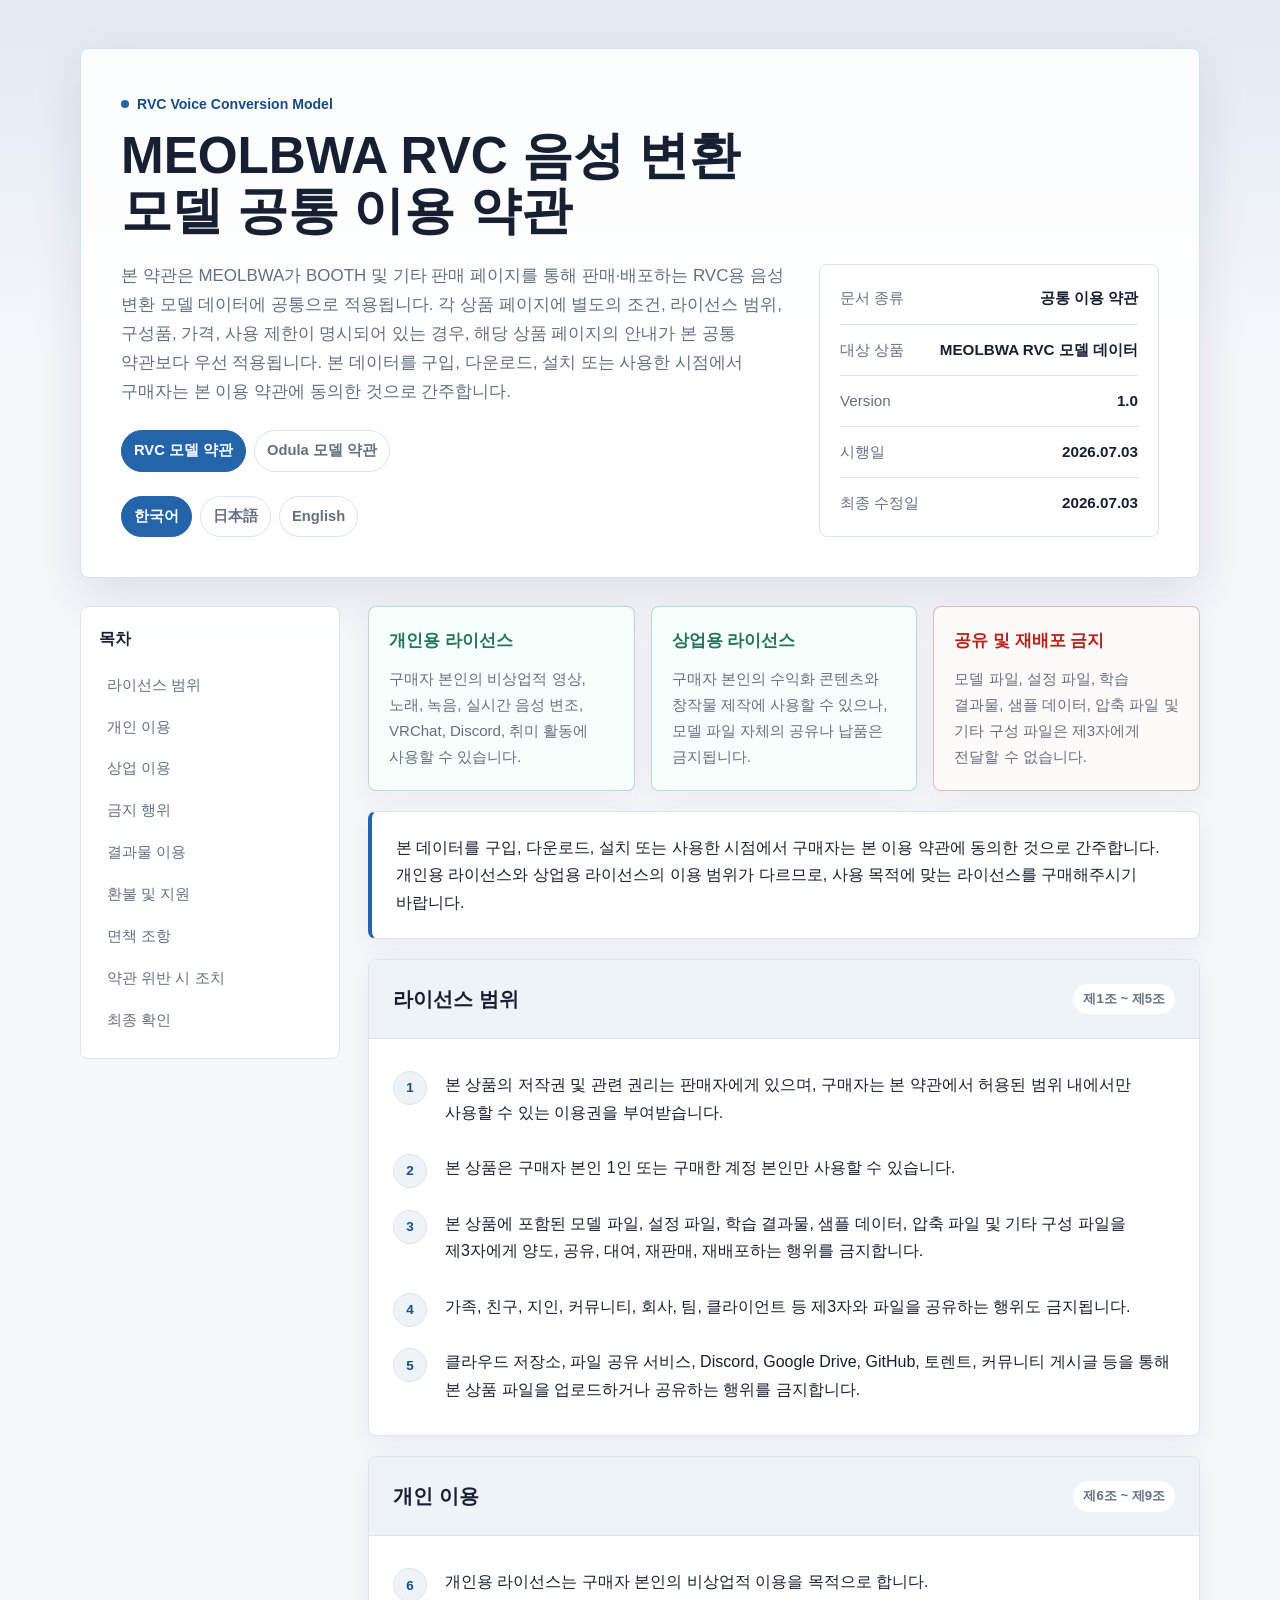
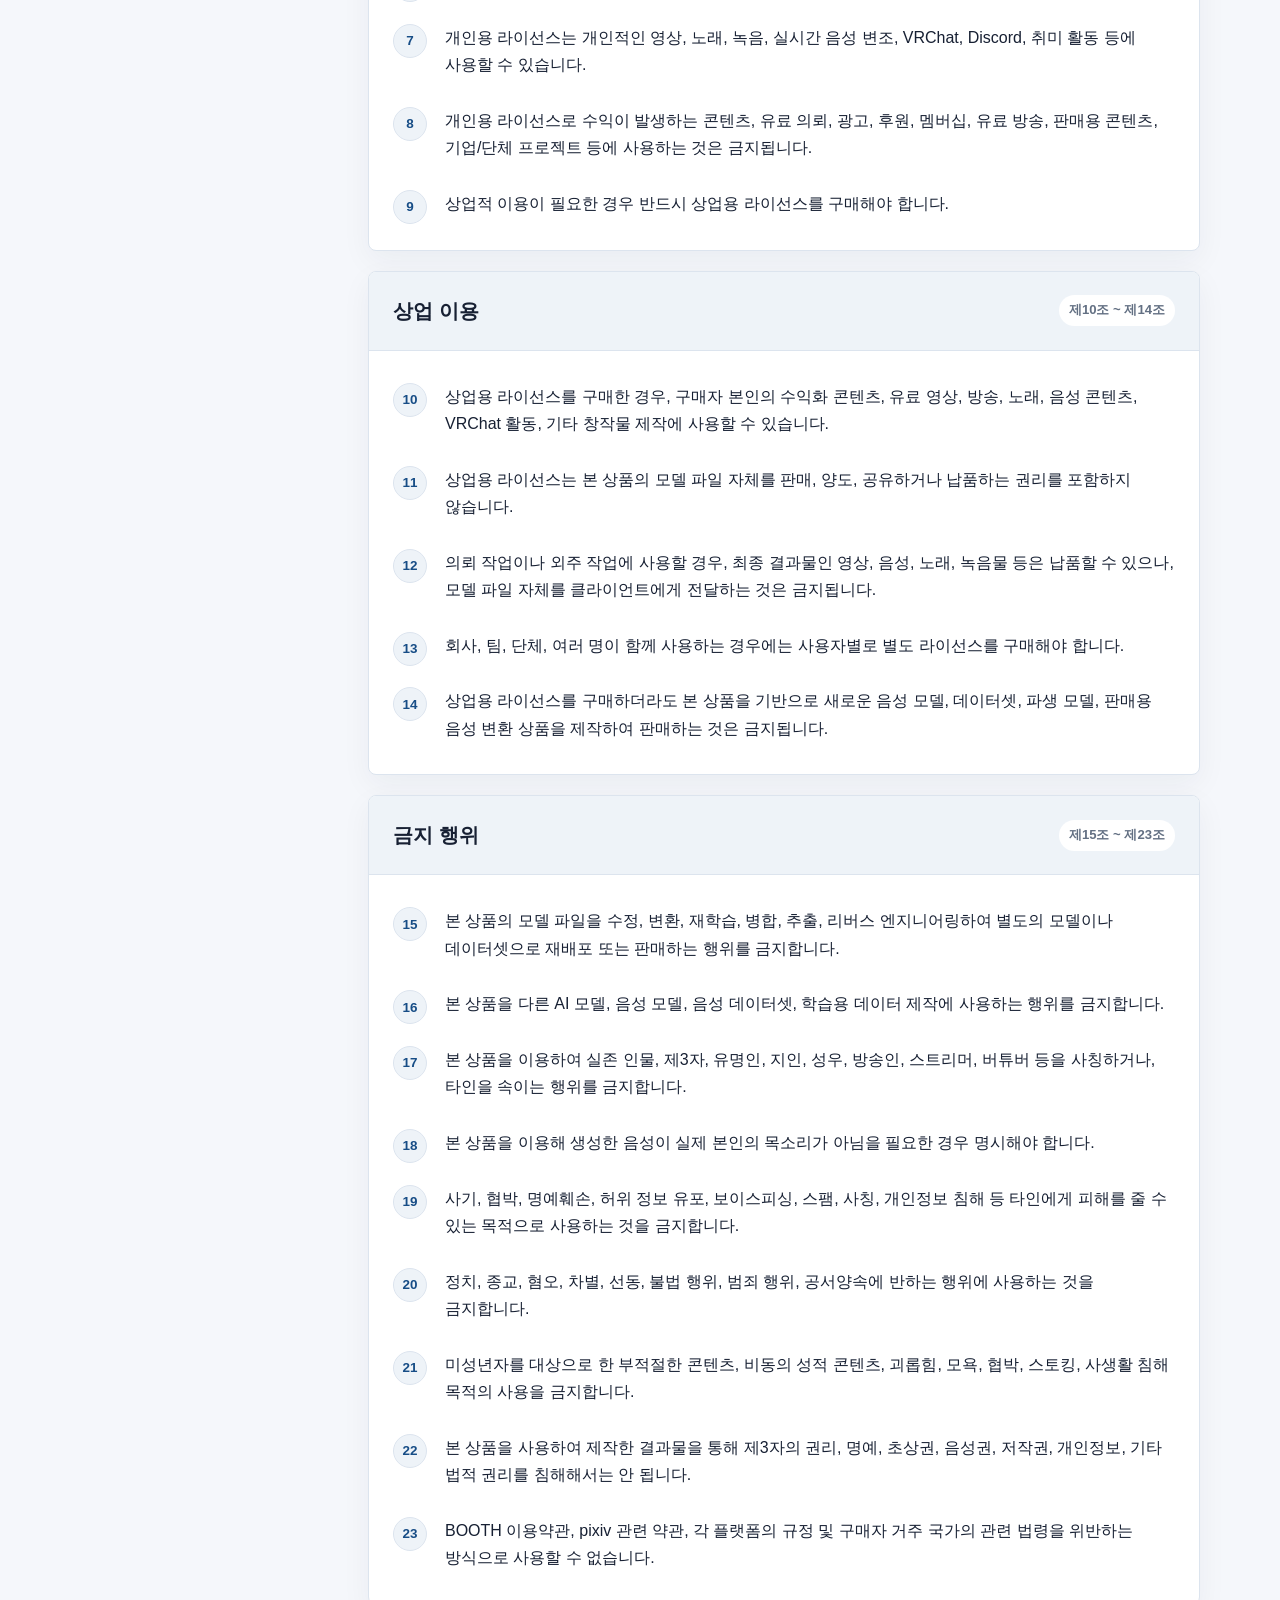
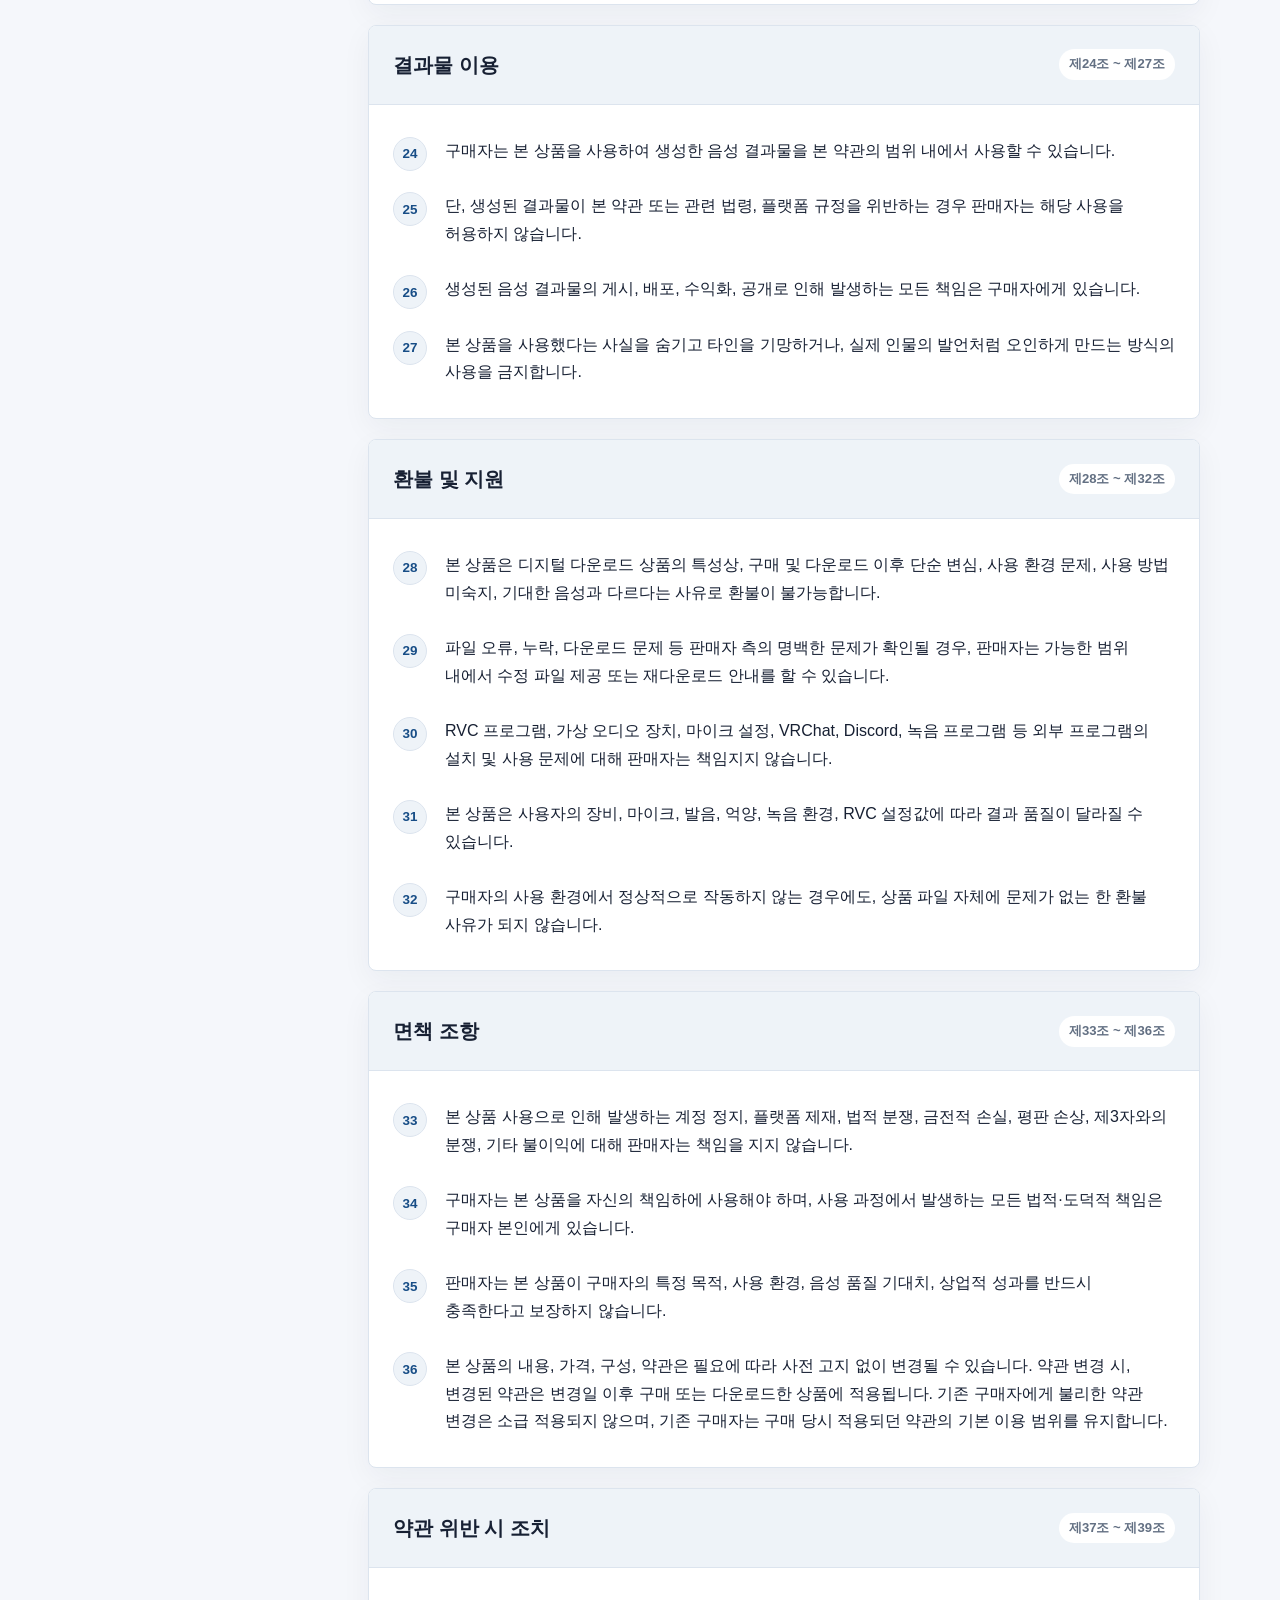
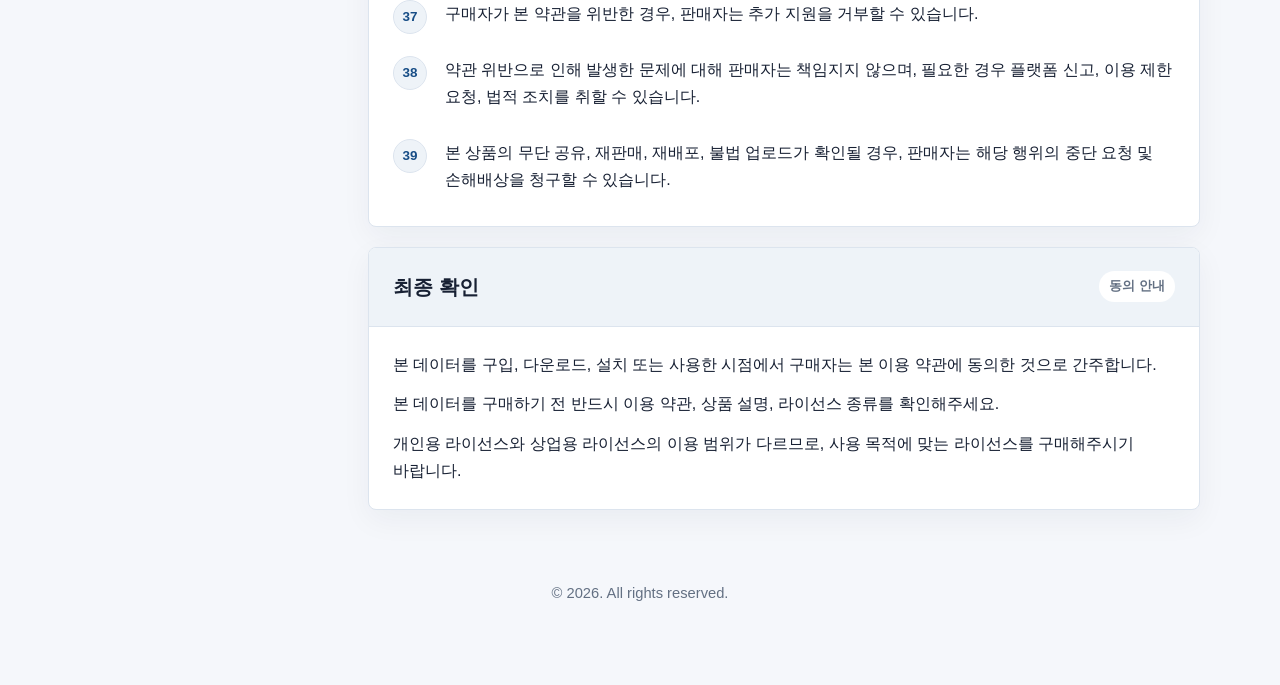
<file: index.html>
<!doctype html>
<html lang="ko">
<head>
  <meta charset="utf-8">
  <meta name="viewport" content="width=device-width, initial-scale=1">
  <meta name="description" content="MEOLBWA RVC용 음성 변환 모델 데이터 공통 이용 약관 및 라이선스 안내">
  <title>MEOLBWA RVC 음성 변환 모델 공통 이용 약관</title>
  <style>
    :root {
      color-scheme: light;
      --bg: #f5f7fb;
      --surface: #ffffff;
      --surface-muted: #eef3f8;
      --text: #172033;
      --muted: #637083;
      --line: #dce4ee;
      --accent: #2364aa;
      --accent-strong: #174d86;
      --danger: #b42318;
      --success: #24745b;
      --shadow: 0 18px 50px rgba(23, 32, 51, 0.11);
      --radius: 8px;
    }

    * {
      box-sizing: border-box;
    }

    html {
      scroll-behavior: smooth;
    }

    body {
      margin: 0;
      min-width: 320px;
      background:
        linear-gradient(180deg, rgba(35, 100, 170, 0.09), rgba(245, 247, 251, 0) 360px),
        var(--bg);
      color: var(--text);
      font-family: -apple-system, BlinkMacSystemFont, "Segoe UI", "Noto Sans KR", "Apple SD Gothic Neo", sans-serif;
      line-height: 1.72;
      word-break: keep-all;
    }

    a {
      color: inherit;
    }

    .skip-link {
      position: absolute;
      left: 16px;
      top: -48px;
      z-index: 20;
      padding: 10px 14px;
      border-radius: var(--radius);
      background: var(--text);
      color: #fff;
      text-decoration: none;
      transition: top 0.2s ease;
    }

    .skip-link:focus {
      top: 16px;
    }

    .page {
      width: min(1120px, calc(100% - 32px));
      margin: 0 auto;
      padding: 48px 0 64px;
    }

    .hero {
      display: grid;
      grid-template-columns: minmax(0, 1fr) 340px;
      gap: 28px;
      align-items: end;
      padding: 40px;
      border: 1px solid rgba(35, 100, 170, 0.18);
      border-radius: var(--radius);
      background: rgba(255, 255, 255, 0.86);
      box-shadow: var(--shadow);
    }

    .hero > div {
      min-width: 0;
    }

    .eyebrow {
      display: inline-flex;
      align-items: center;
      gap: 8px;
      margin: 0 0 12px;
      color: var(--accent-strong);
      font-size: 0.88rem;
      font-weight: 700;
      letter-spacing: 0;
    }

    .eyebrow::before {
      content: "";
      width: 8px;
      height: 8px;
      border-radius: 999px;
      background: var(--accent);
    }

    h1 {
      max-width: 760px;
      margin: 0;
      font-size: clamp(2.1rem, 4vw, 4.25rem);
      line-height: 1.08;
      letter-spacing: 0;
    }

    .lead {
      max-width: 720px;
      margin: 22px 0 0;
      color: var(--muted);
      font-size: 1.06rem;
    }

    .language-nav {
      display: flex;
      flex-wrap: wrap;
      gap: 8px;
      margin-top: 24px;
    }

    .language-nav a {
      display: inline-flex;
      align-items: center;
      min-height: 36px;
      padding: 7px 12px;
      border: 1px solid var(--line);
      border-radius: 999px;
      background: #fff;
      color: var(--muted);
      font-size: 0.92rem;
      font-weight: 700;
      text-decoration: none;
    }

    .language-nav a:hover,
    .language-nav a:focus {
      border-color: rgba(35, 100, 170, 0.42);
      color: var(--accent-strong);
      outline: none;
    }

    .language-nav a.active {
      border-color: var(--accent);
      background: var(--accent);
      color: #fff;
    }

    .meta-panel {
      display: grid;
      gap: 12px;
      padding: 20px;
      border: 1px solid var(--line);
      border-radius: var(--radius);
      background: var(--surface);
    }

    .meta-item {
      display: flex;
      justify-content: space-between;
      gap: 18px;
      padding-bottom: 12px;
      border-bottom: 1px solid var(--line);
      font-size: 0.95rem;
    }

    .meta-item:last-child {
      padding-bottom: 0;
      border-bottom: 0;
    }

    .meta-label {
      color: var(--muted);
    }

    .meta-value {
      font-weight: 700;
      text-align: right;
    }

    .layout {
      display: grid;
      grid-template-columns: 260px minmax(0, 1fr);
      gap: 28px;
      align-items: start;
      margin-top: 28px;
    }

    .toc {
      position: sticky;
      top: 18px;
      padding: 18px;
      border: 1px solid var(--line);
      border-radius: var(--radius);
      background: rgba(255, 255, 255, 0.92);
    }

    .toc-title {
      margin: 0 0 12px;
      font-weight: 800;
    }

    .toc nav {
      display: grid;
      gap: 2px;
    }

    .toc a {
      display: block;
      padding: 7px 8px;
      border-radius: 6px;
      color: var(--muted);
      font-size: 0.94rem;
      text-decoration: none;
    }

    .toc a:hover,
    .toc a:focus {
      background: var(--surface-muted);
      color: var(--accent-strong);
      outline: none;
    }

    .content {
      display: grid;
      gap: 20px;
    }

    .summary-grid {
      display: grid;
      grid-template-columns: repeat(3, minmax(0, 1fr));
      gap: 16px;
    }

    .summary-card,
    .terms-section,
    .notice {
      border: 1px solid var(--line);
      border-radius: var(--radius);
      background: var(--surface);
      box-shadow: 0 10px 30px rgba(23, 32, 51, 0.05);
    }

    .summary-card {
      padding: 20px;
    }

    .summary-card h2 {
      margin: 0 0 10px;
      font-size: 1.05rem;
      letter-spacing: 0;
    }

    .summary-card p {
      margin: 0;
      color: var(--muted);
      font-size: 0.94rem;
    }

    .summary-card.warning {
      border-color: rgba(180, 35, 24, 0.3);
      background: #fffafa;
    }

    .summary-card.warning h2 {
      color: var(--danger);
    }

    .summary-card.allowed {
      border-color: rgba(36, 116, 91, 0.28);
      background: #f7fffc;
    }

    .summary-card.allowed h2 {
      color: var(--success);
    }

    .notice {
      padding: 22px 24px;
      border-left: 4px solid var(--accent);
    }

    .notice p {
      margin: 0;
    }

    .terms-section {
      scroll-margin-top: 24px;
      overflow: hidden;
    }

    .section-heading {
      display: flex;
      align-items: center;
      justify-content: space-between;
      gap: 16px;
      padding: 22px 24px;
      border-bottom: 1px solid var(--line);
      background: var(--surface-muted);
    }

    .section-heading h2 {
      margin: 0;
      font-size: 1.24rem;
      letter-spacing: 0;
    }

    .section-count {
      flex: 0 0 auto;
      padding: 4px 10px;
      border-radius: 999px;
      background: #fff;
      color: var(--muted);
      font-size: 0.82rem;
      font-weight: 700;
    }

    .section-body {
      padding: 24px;
    }

    .section-body p {
      margin: 0 0 12px;
    }

    .section-body p:last-child {
      margin-bottom: 0;
    }

    .terms-list {
      display: grid;
      gap: 12px;
      margin: 0;
      padding: 0;
      list-style: none;
      counter-reset: terms;
    }

    .terms-list li {
      position: relative;
      min-height: 42px;
      padding: 8px 0 8px 52px;
      counter-increment: terms;
    }

    .terms-list li::before {
      content: counter(terms);
      position: absolute;
      left: 0;
      top: 8px;
      display: grid;
      width: 32px;
      height: 32px;
      place-items: center;
      border: 1px solid var(--line);
      border-radius: 50%;
      background: var(--surface-muted);
      color: var(--accent-strong);
      font-size: 0.84rem;
      font-weight: 800;
      line-height: 1;
    }

    #personal .terms-list {
      counter-reset: terms 5;
    }

    #commercial .terms-list {
      counter-reset: terms 9;
    }

    #prohibited .terms-list {
      counter-reset: terms 14;
    }

    #outputs .terms-list {
      counter-reset: terms 23;
    }

    #refund .terms-list {
      counter-reset: terms 27;
    }

    #disclaimer .terms-list {
      counter-reset: terms 32;
    }

    #violation .terms-list {
      counter-reset: terms 36;
    }

    .footer {
      margin-top: 28px;
      padding: 28px 0 0;
      color: var(--muted);
      font-size: 0.92rem;
      text-align: center;
    }

    @media (max-width: 920px) {
      .hero,
      .layout {
        grid-template-columns: 1fr;
      }

      .hero {
        padding: 30px;
      }

      .toc {
        position: static;
      }

      .toc nav {
        grid-template-columns: repeat(2, minmax(0, 1fr));
      }

      .summary-grid {
        grid-template-columns: 1fr;
      }
    }

    @media (max-width: 560px) {
      body {
        overflow-wrap: break-word;
        word-break: keep-all;
      }

      .page {
        width: min(100% - 20px, 1120px);
        padding: 18px 0 40px;
      }

      .hero,
      .section-body,
      .notice {
        padding: 20px;
      }

      .section-heading {
        align-items: flex-start;
        flex-direction: column;
        padding: 18px 20px;
      }

      .toc nav {
        grid-template-columns: 1fr;
      }

      .meta-item {
        align-items: flex-start;
        flex-direction: column;
        gap: 3px;
      }

      .meta-value {
        text-align: left;
      }

      .terms-list li {
        padding-left: 44px;
      }
    }
  </style>
</head>
<body>
  <a class="skip-link" href="#terms">본문으로 이동</a>

  <main class="page" id="top">
    <header class="hero" aria-labelledby="page-title">
      <div>
        <p class="eyebrow">RVC Voice Conversion Model</p>
        <h1 id="page-title">MEOLBWA RVC 음성 변환 모델 공통 이용 약관</h1>
        <p class="lead">
          본 약관은 MEOLBWA가 BOOTH 및 기타 판매 페이지를 통해 판매·배포하는 RVC용
          음성 변환 모델 데이터에 공통으로 적용됩니다. 각 상품 페이지에 별도의 조건,
          라이선스 범위, 구성품, 가격, 사용 제한이 명시되어 있는 경우, 해당 상품 페이지의
          안내가 본 공통 약관보다 우선 적용됩니다. 본 데이터를 구입, 다운로드, 설치 또는
          사용한 시점에서 구매자는 본 이용 약관에 동의한 것으로 간주합니다.
        </p>
        <nav class="language-nav" aria-label="모델 약관 선택">
          <a class="active" aria-current="true" href="./">RVC 모델 약관</a>
          <a href="odula/">Odula 모델 약관</a>
        </nav>
        <nav class="language-nav" aria-label="언어 선택">
          <a class="active" href="index.html" aria-current="page">한국어</a>
          <a href="ja.html" lang="ja">日本語</a>
          <a href="en.html" lang="en">English</a>
        </nav>
      </div>

      <aside class="meta-panel" aria-label="약관 기본 정보">
        <div class="meta-item">
          <span class="meta-label">문서 종류</span>
          <span class="meta-value">공통 이용 약관</span>
        </div>
        <div class="meta-item">
          <span class="meta-label">대상 상품</span>
          <span class="meta-value">MEOLBWA RVC 모델 데이터</span>
        </div>
        <div class="meta-item">
          <span class="meta-label">Version</span>
          <span class="meta-value">1.0</span>
        </div>
        <div class="meta-item">
          <span class="meta-label">시행일</span>
          <span class="meta-value">2026.07.03</span>
        </div>
        <div class="meta-item">
          <span class="meta-label">최종 수정일</span>
          <span class="meta-value">2026.07.03</span>
        </div>
      </aside>
    </header>

    <div class="layout">
      <aside class="toc" aria-label="약관 목차">
        <p class="toc-title">목차</p>
        <nav>
          <a href="#license">라이선스 범위</a>
          <a href="#personal">개인 이용</a>
          <a href="#commercial">상업 이용</a>
          <a href="#prohibited">금지 행위</a>
          <a href="#outputs">결과물 이용</a>
          <a href="#refund">환불 및 지원</a>
          <a href="#disclaimer">면책 조항</a>
          <a href="#violation">약관 위반 시 조치</a>
          <a href="#final">최종 확인</a>
        </nav>
      </aside>

      <div class="content" id="terms">
        <section class="summary-grid" aria-label="주요 안내">
          <article class="summary-card allowed">
            <h2>개인용 라이선스</h2>
            <p>구매자 본인의 비상업적 영상, 노래, 녹음, 실시간 음성 변조, VRChat, Discord, 취미 활동에 사용할 수 있습니다.</p>
          </article>
          <article class="summary-card allowed">
            <h2>상업용 라이선스</h2>
            <p>구매자 본인의 수익화 콘텐츠와 창작물 제작에 사용할 수 있으나, 모델 파일 자체의 공유나 납품은 금지됩니다.</p>
          </article>
          <article class="summary-card warning">
            <h2>공유 및 재배포 금지</h2>
            <p>모델 파일, 설정 파일, 학습 결과물, 샘플 데이터, 압축 파일 및 기타 구성 파일은 제3자에게 전달할 수 없습니다.</p>
          </article>
        </section>

        <section class="notice" aria-label="약관 동의 안내">
          <p>
            본 데이터를 구입, 다운로드, 설치 또는 사용한 시점에서 구매자는 본 이용 약관에 동의한 것으로 간주합니다.
            개인용 라이선스와 상업용 라이선스의 이용 범위가 다르므로, 사용 목적에 맞는 라이선스를 구매해주시기 바랍니다.
          </p>
        </section>

        <section class="terms-section" id="license" aria-labelledby="license-title">
          <div class="section-heading">
            <h2 id="license-title">라이선스 범위</h2>
            <span class="section-count">제1조 ~ 제5조</span>
          </div>
          <div class="section-body">
            <ol class="terms-list">
              <li>본 상품의 저작권 및 관련 권리는 판매자에게 있으며, 구매자는 본 약관에서 허용된 범위 내에서만 사용할 수 있는 이용권을 부여받습니다.</li>
              <li>본 상품은 구매자 본인 1인 또는 구매한 계정 본인만 사용할 수 있습니다.</li>
              <li>본 상품에 포함된 모델 파일, 설정 파일, 학습 결과물, 샘플 데이터, 압축 파일 및 기타 구성 파일을 제3자에게 양도, 공유, 대여, 재판매, 재배포하는 행위를 금지합니다.</li>
              <li>가족, 친구, 지인, 커뮤니티, 회사, 팀, 클라이언트 등 제3자와 파일을 공유하는 행위도 금지됩니다.</li>
              <li>클라우드 저장소, 파일 공유 서비스, Discord, Google Drive, GitHub, 토렌트, 커뮤니티 게시글 등을 통해 본 상품 파일을 업로드하거나 공유하는 행위를 금지합니다.</li>
            </ol>
          </div>
        </section>

        <section class="terms-section" id="personal" aria-labelledby="personal-title">
          <div class="section-heading">
            <h2 id="personal-title">개인 이용</h2>
            <span class="section-count">제6조 ~ 제9조</span>
          </div>
          <div class="section-body">
            <ol class="terms-list">
              <li>개인용 라이선스는 구매자 본인의 비상업적 이용을 목적으로 합니다.</li>
              <li>개인용 라이선스는 개인적인 영상, 노래, 녹음, 실시간 음성 변조, VRChat, Discord, 취미 활동 등에 사용할 수 있습니다.</li>
              <li>개인용 라이선스로 수익이 발생하는 콘텐츠, 유료 의뢰, 광고, 후원, 멤버십, 유료 방송, 판매용 콘텐츠, 기업/단체 프로젝트 등에 사용하는 것은 금지됩니다.</li>
              <li>상업적 이용이 필요한 경우 반드시 상업용 라이선스를 구매해야 합니다.</li>
            </ol>
          </div>
        </section>

        <section class="terms-section" id="commercial" aria-labelledby="commercial-title">
          <div class="section-heading">
            <h2 id="commercial-title">상업 이용</h2>
            <span class="section-count">제10조 ~ 제14조</span>
          </div>
          <div class="section-body">
            <ol class="terms-list">
              <li>상업용 라이선스를 구매한 경우, 구매자 본인의 수익화 콘텐츠, 유료 영상, 방송, 노래, 음성 콘텐츠, VRChat 활동, 기타 창작물 제작에 사용할 수 있습니다.</li>
              <li>상업용 라이선스는 본 상품의 모델 파일 자체를 판매, 양도, 공유하거나 납품하는 권리를 포함하지 않습니다.</li>
              <li>의뢰 작업이나 외주 작업에 사용할 경우, 최종 결과물인 영상, 음성, 노래, 녹음물 등은 납품할 수 있으나, 모델 파일 자체를 클라이언트에게 전달하는 것은 금지됩니다.</li>
              <li>회사, 팀, 단체, 여러 명이 함께 사용하는 경우에는 사용자별로 별도 라이선스를 구매해야 합니다.</li>
              <li>상업용 라이선스를 구매하더라도 본 상품을 기반으로 새로운 음성 모델, 데이터셋, 파생 모델, 판매용 음성 변환 상품을 제작하여 판매하는 것은 금지됩니다.</li>
            </ol>
          </div>
        </section>

        <section class="terms-section" id="prohibited" aria-labelledby="prohibited-title">
          <div class="section-heading">
            <h2 id="prohibited-title">금지 행위</h2>
            <span class="section-count">제15조 ~ 제23조</span>
          </div>
          <div class="section-body">
            <ol class="terms-list">
              <li>본 상품의 모델 파일을 수정, 변환, 재학습, 병합, 추출, 리버스 엔지니어링하여 별도의 모델이나 데이터셋으로 재배포 또는 판매하는 행위를 금지합니다.</li>
              <li>본 상품을 다른 AI 모델, 음성 모델, 음성 데이터셋, 학습용 데이터 제작에 사용하는 행위를 금지합니다.</li>
              <li>본 상품을 이용하여 실존 인물, 제3자, 유명인, 지인, 성우, 방송인, 스트리머, 버튜버 등을 사칭하거나, 타인을 속이는 행위를 금지합니다.</li>
              <li>본 상품을 이용해 생성한 음성이 실제 본인의 목소리가 아님을 필요한 경우 명시해야 합니다.</li>
              <li>사기, 협박, 명예훼손, 허위 정보 유포, 보이스피싱, 스팸, 사칭, 개인정보 침해 등 타인에게 피해를 줄 수 있는 목적으로 사용하는 것을 금지합니다.</li>
              <li>정치, 종교, 혐오, 차별, 선동, 불법 행위, 범죄 행위, 공서양속에 반하는 행위에 사용하는 것을 금지합니다.</li>
              <li>미성년자를 대상으로 한 부적절한 콘텐츠, 비동의 성적 콘텐츠, 괴롭힘, 모욕, 협박, 스토킹, 사생활 침해 목적의 사용을 금지합니다.</li>
              <li>본 상품을 사용하여 제작한 결과물을 통해 제3자의 권리, 명예, 초상권, 음성권, 저작권, 개인정보, 기타 법적 권리를 침해해서는 안 됩니다.</li>
              <li>BOOTH 이용약관, pixiv 관련 약관, 각 플랫폼의 규정 및 구매자 거주 국가의 관련 법령을 위반하는 방식으로 사용할 수 없습니다.</li>
            </ol>
          </div>
        </section>

        <section class="terms-section" id="outputs" aria-labelledby="outputs-title">
          <div class="section-heading">
            <h2 id="outputs-title">결과물 이용</h2>
            <span class="section-count">제24조 ~ 제27조</span>
          </div>
          <div class="section-body">
            <ol class="terms-list">
              <li>구매자는 본 상품을 사용하여 생성한 음성 결과물을 본 약관의 범위 내에서 사용할 수 있습니다.</li>
              <li>단, 생성된 결과물이 본 약관 또는 관련 법령, 플랫폼 규정을 위반하는 경우 판매자는 해당 사용을 허용하지 않습니다.</li>
              <li>생성된 음성 결과물의 게시, 배포, 수익화, 공개로 인해 발생하는 모든 책임은 구매자에게 있습니다.</li>
              <li>본 상품을 사용했다는 사실을 숨기고 타인을 기망하거나, 실제 인물의 발언처럼 오인하게 만드는 방식의 사용을 금지합니다.</li>
            </ol>
          </div>
        </section>

        <section class="terms-section" id="refund" aria-labelledby="refund-title">
          <div class="section-heading">
            <h2 id="refund-title">환불 및 지원</h2>
            <span class="section-count">제28조 ~ 제32조</span>
          </div>
          <div class="section-body">
            <ol class="terms-list">
              <li>본 상품은 디지털 다운로드 상품의 특성상, 구매 및 다운로드 이후 단순 변심, 사용 환경 문제, 사용 방법 미숙지, 기대한 음성과 다르다는 사유로 환불이 불가능합니다.</li>
              <li>파일 오류, 누락, 다운로드 문제 등 판매자 측의 명백한 문제가 확인될 경우, 판매자는 가능한 범위 내에서 수정 파일 제공 또는 재다운로드 안내를 할 수 있습니다.</li>
              <li>RVC 프로그램, 가상 오디오 장치, 마이크 설정, VRChat, Discord, 녹음 프로그램 등 외부 프로그램의 설치 및 사용 문제에 대해 판매자는 책임지지 않습니다.</li>
              <li>본 상품은 사용자의 장비, 마이크, 발음, 억양, 녹음 환경, RVC 설정값에 따라 결과 품질이 달라질 수 있습니다.</li>
              <li>구매자의 사용 환경에서 정상적으로 작동하지 않는 경우에도, 상품 파일 자체에 문제가 없는 한 환불 사유가 되지 않습니다.</li>
            </ol>
          </div>
        </section>

        <section class="terms-section" id="disclaimer" aria-labelledby="disclaimer-title">
          <div class="section-heading">
            <h2 id="disclaimer-title">면책 조항</h2>
            <span class="section-count">제33조 ~ 제36조</span>
          </div>
          <div class="section-body">
            <ol class="terms-list">
              <li>본 상품 사용으로 인해 발생하는 계정 정지, 플랫폼 제재, 법적 분쟁, 금전적 손실, 평판 손상, 제3자와의 분쟁, 기타 불이익에 대해 판매자는 책임을 지지 않습니다.</li>
              <li>구매자는 본 상품을 자신의 책임하에 사용해야 하며, 사용 과정에서 발생하는 모든 법적·도덕적 책임은 구매자 본인에게 있습니다.</li>
              <li>판매자는 본 상품이 구매자의 특정 목적, 사용 환경, 음성 품질 기대치, 상업적 성과를 반드시 충족한다고 보장하지 않습니다.</li>
              <li>본 상품의 내용, 가격, 구성, 약관은 필요에 따라 사전 고지 없이 변경될 수 있습니다. 약관 변경 시, 변경된 약관은 변경일 이후 구매 또는 다운로드한 상품에 적용됩니다. 기존 구매자에게 불리한 약관 변경은 소급 적용되지 않으며, 기존 구매자는 구매 당시 적용되던 약관의 기본 이용 범위를 유지합니다.</li>
            </ol>
          </div>
        </section>

        <section class="terms-section" id="violation" aria-labelledby="violation-title">
          <div class="section-heading">
            <h2 id="violation-title">약관 위반 시 조치</h2>
            <span class="section-count">제37조 ~ 제39조</span>
          </div>
          <div class="section-body">
            <ol class="terms-list">
              <li>구매자가 본 약관을 위반한 경우, 판매자는 추가 지원을 거부할 수 있습니다.</li>
              <li>약관 위반으로 인해 발생한 문제에 대해 판매자는 책임지지 않으며, 필요한 경우 플랫폼 신고, 이용 제한 요청, 법적 조치를 취할 수 있습니다.</li>
              <li>본 상품의 무단 공유, 재판매, 재배포, 불법 업로드가 확인될 경우, 판매자는 해당 행위의 중단 요청 및 손해배상을 청구할 수 있습니다.</li>
            </ol>
          </div>
        </section>

        <section class="terms-section" id="final" aria-labelledby="final-title">
          <div class="section-heading">
            <h2 id="final-title">최종 확인</h2>
            <span class="section-count">동의 안내</span>
          </div>
          <div class="section-body">
            <p>본 데이터를 구입, 다운로드, 설치 또는 사용한 시점에서 구매자는 본 이용 약관에 동의한 것으로 간주합니다.</p>
            <p>본 데이터를 구매하기 전 반드시 이용 약관, 상품 설명, 라이선스 종류를 확인해주세요.</p>
            <p>개인용 라이선스와 상업용 라이선스의 이용 범위가 다르므로, 사용 목적에 맞는 라이선스를 구매해주시기 바랍니다.</p>
          </div>
        </section>
      </div>
    </div>

    <footer class="footer">
      <p>© 2026. All rights reserved.</p>
    </footer>
  </main>
</body>
</html>
</file>
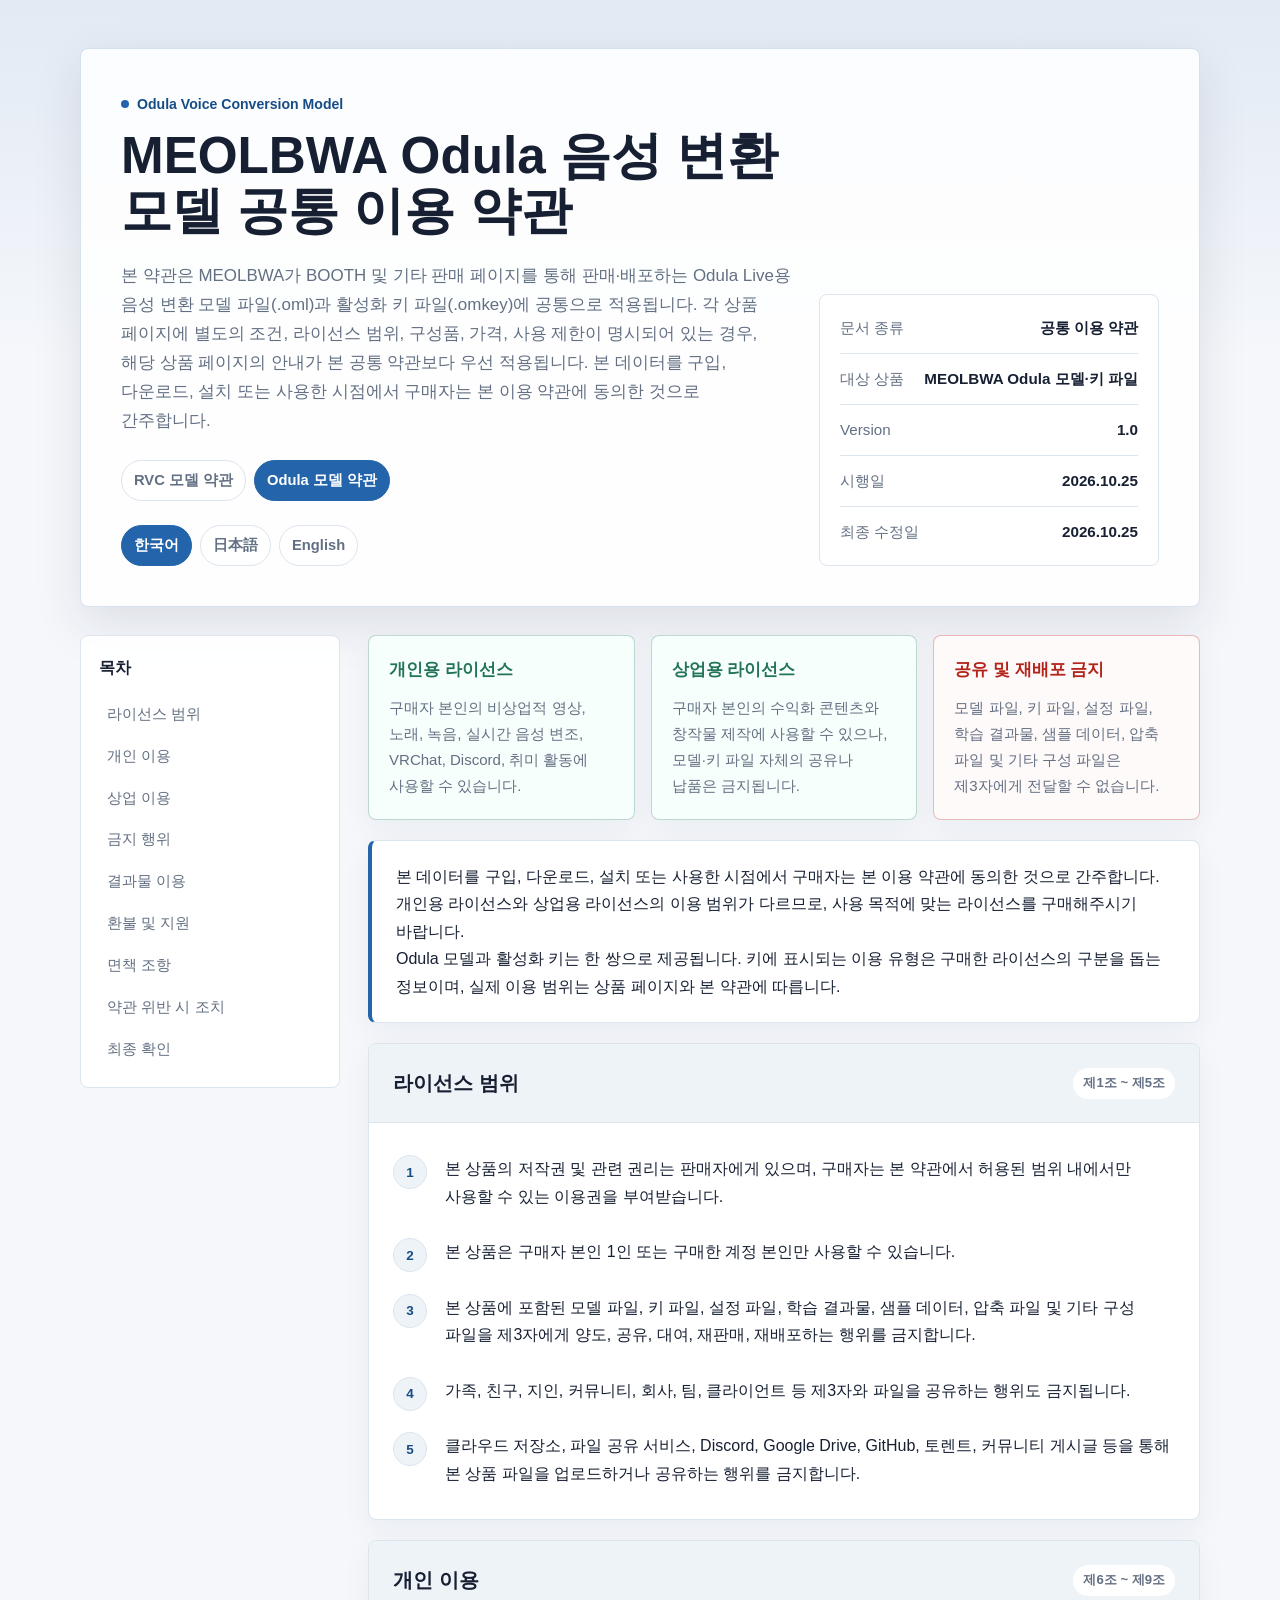
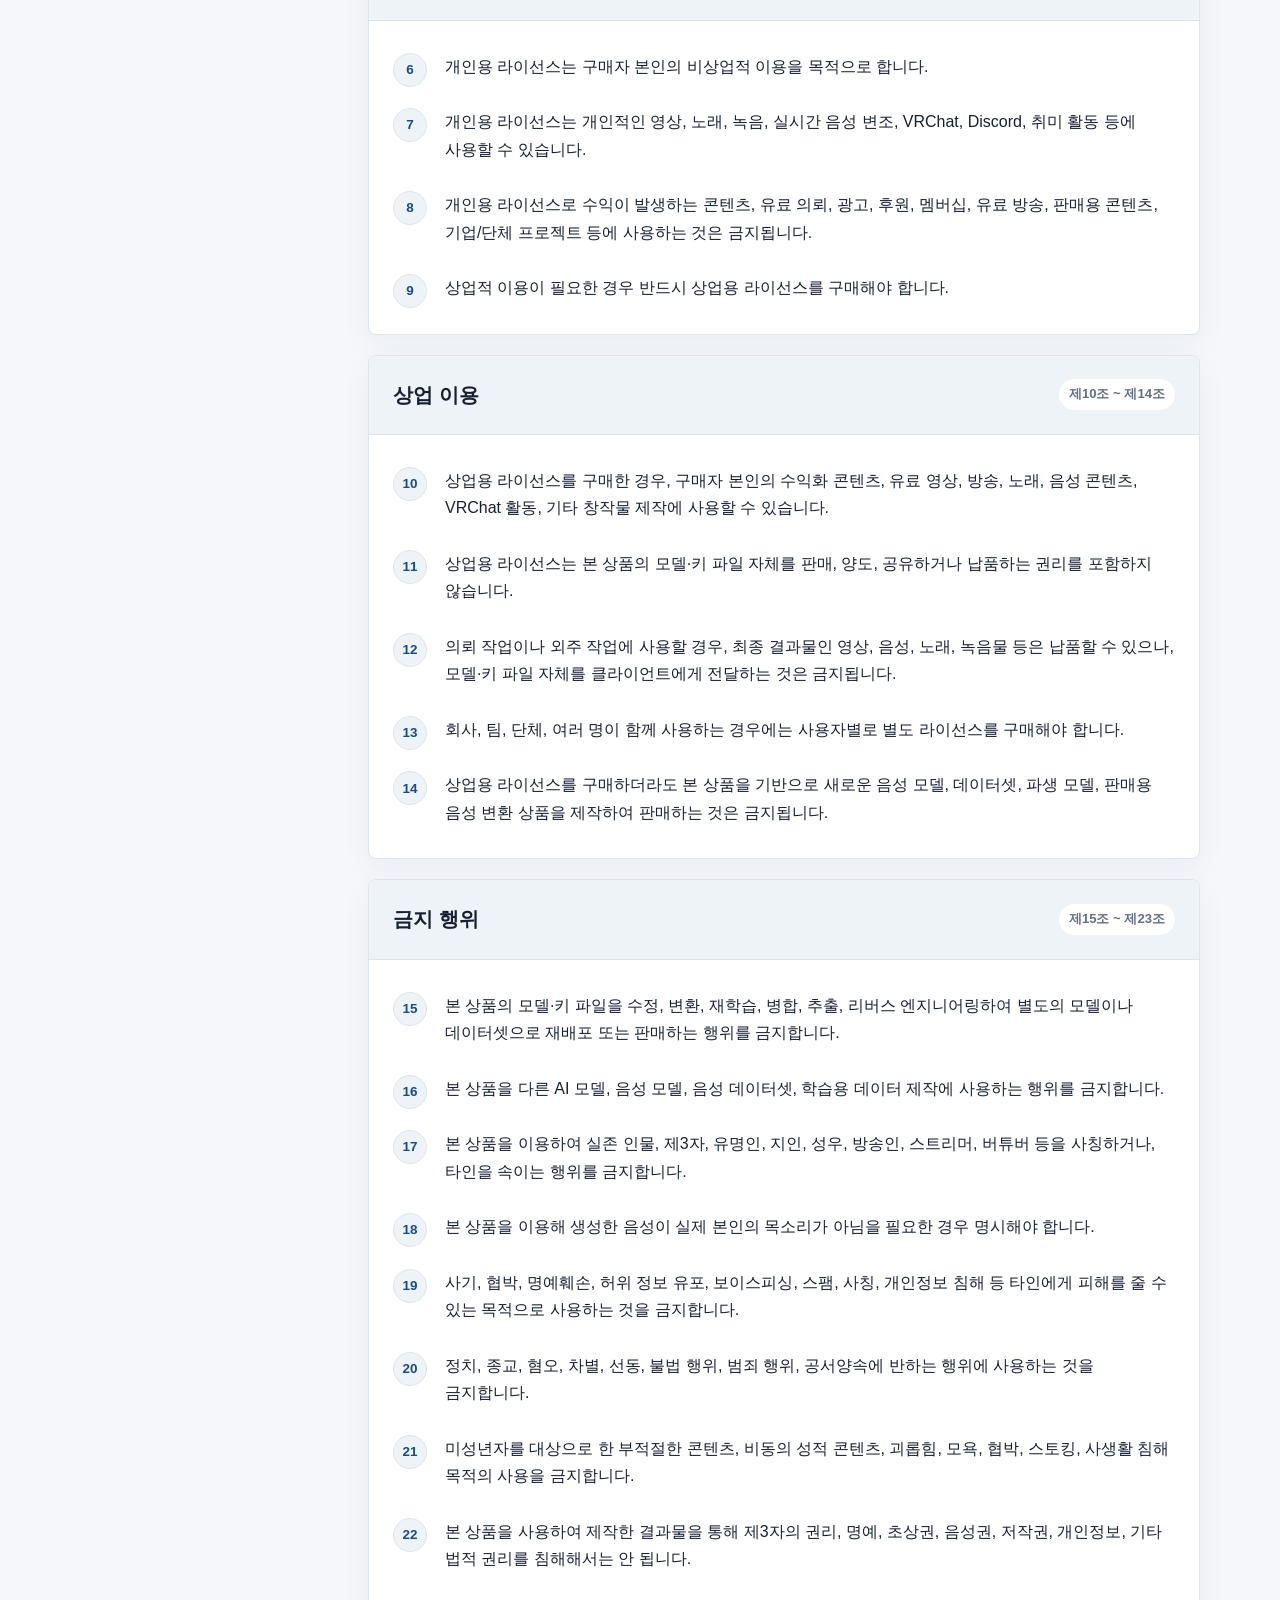
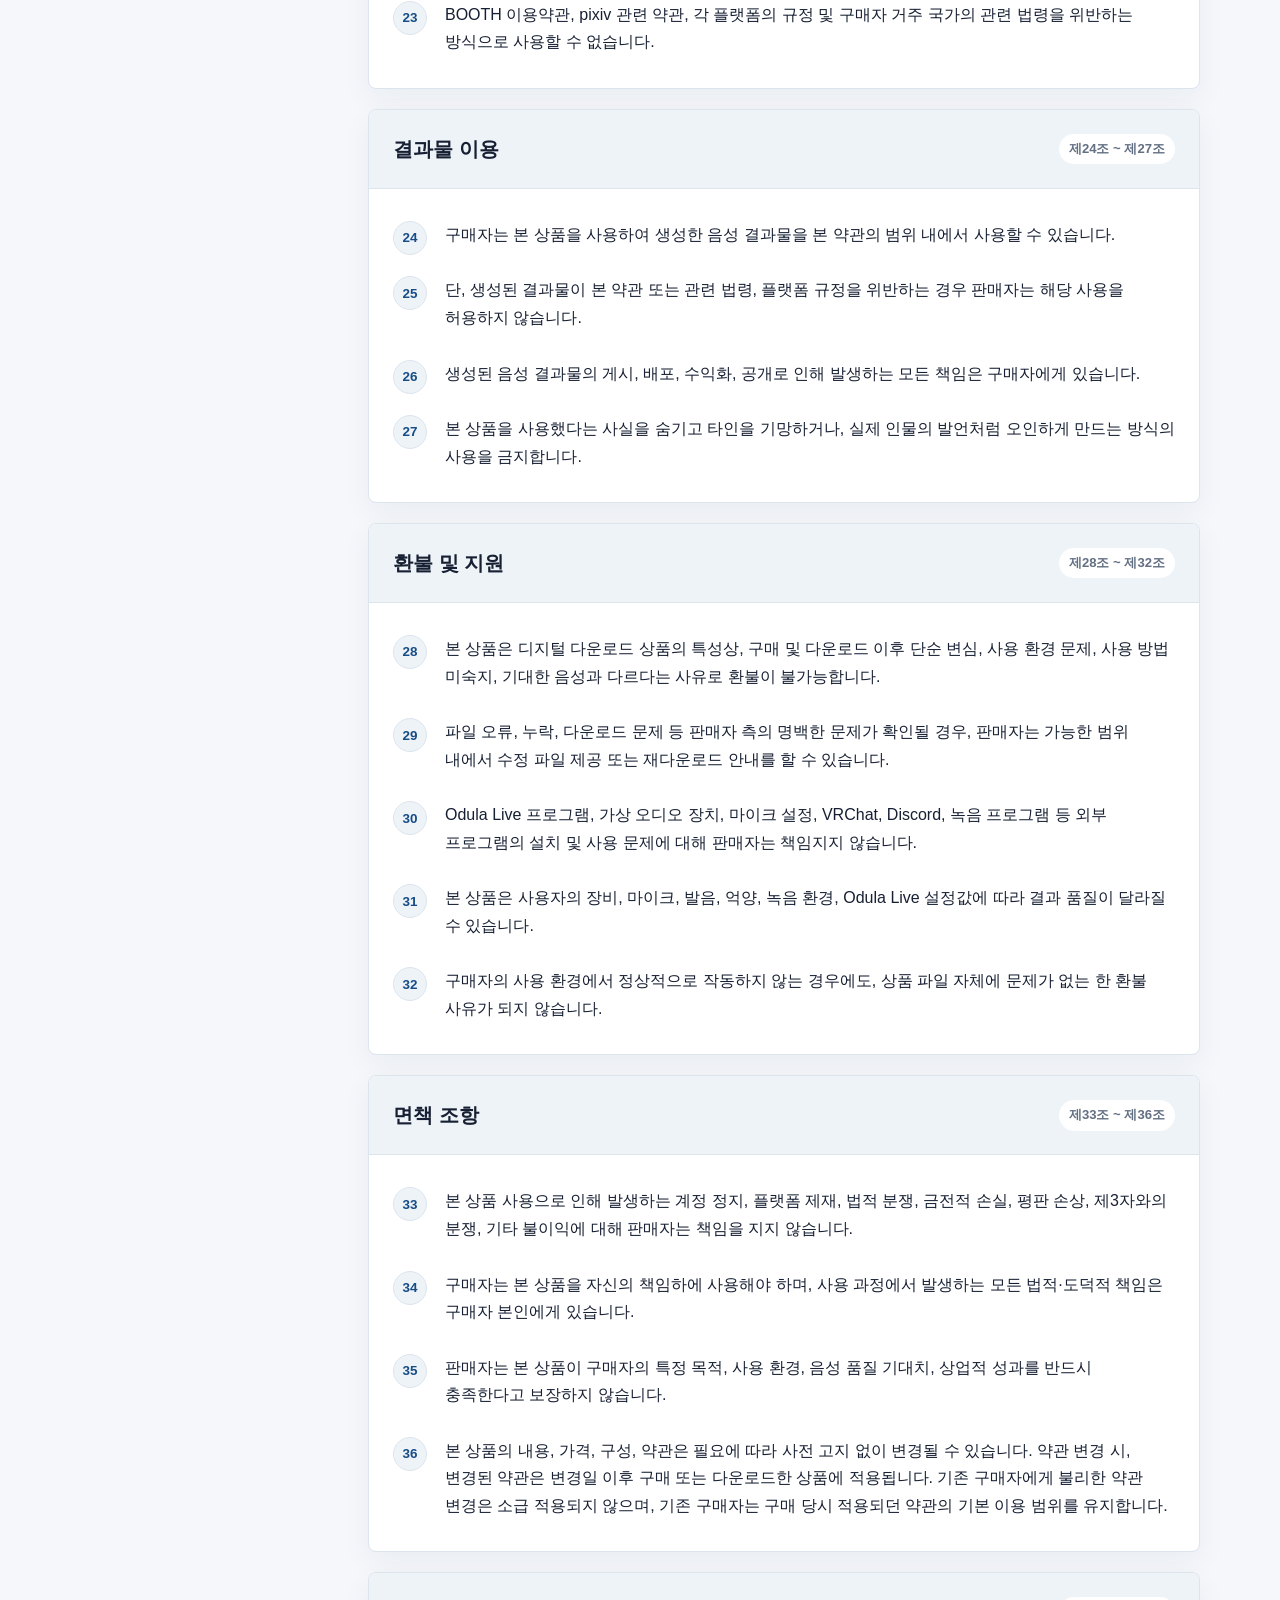
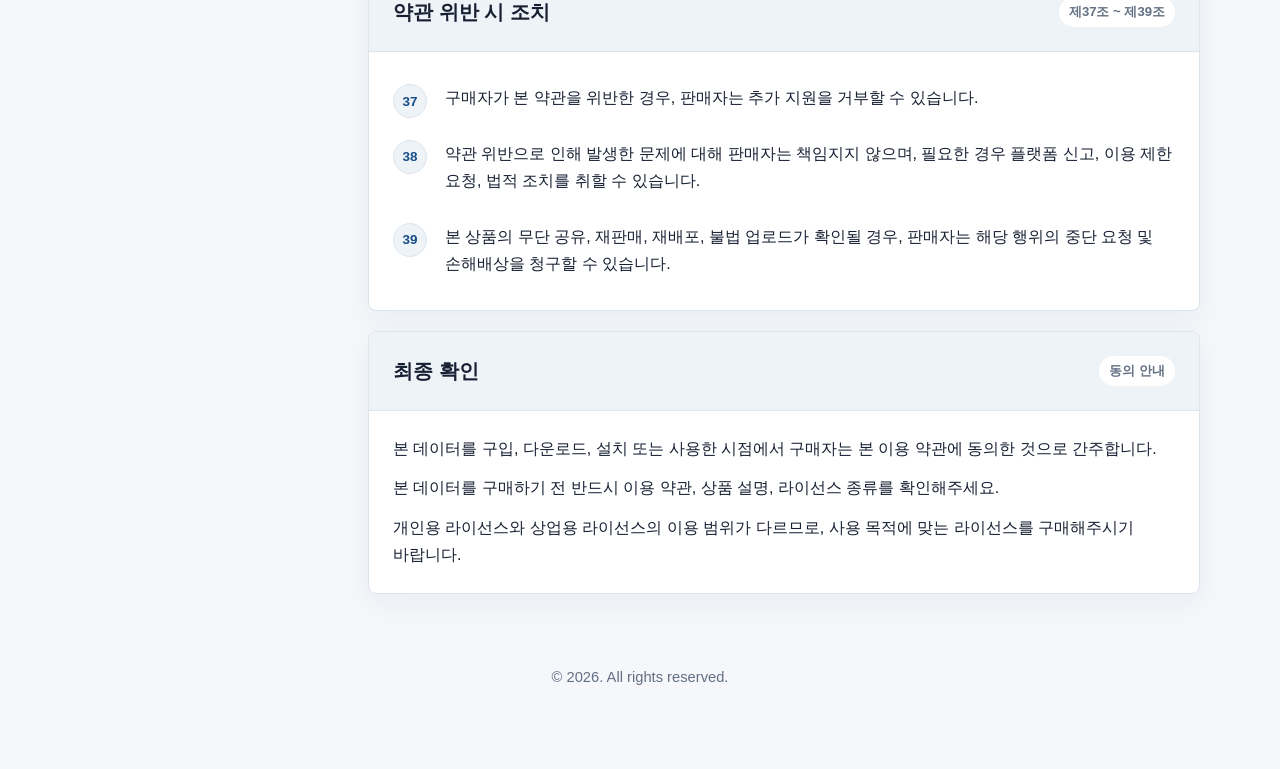
<file: odula/index.html>
<!doctype html>
<html lang="ko">
<head>
  <meta charset="utf-8">
  <meta name="viewport" content="width=device-width, initial-scale=1">
  <meta name="description" content="MEOLBWA Odula Live용 음성 변환 모델 데이터 공통 이용 약관 및 라이선스 안내">
  <title>MEOLBWA Odula 음성 변환 모델 공통 이용 약관</title>
  <style>
    :root {
      color-scheme: light;
      --bg: #f5f7fb;
      --surface: #ffffff;
      --surface-muted: #eef3f8;
      --text: #172033;
      --muted: #637083;
      --line: #dce4ee;
      --accent: #2364aa;
      --accent-strong: #174d86;
      --danger: #b42318;
      --success: #24745b;
      --shadow: 0 18px 50px rgba(23, 32, 51, 0.11);
      --radius: 8px;
    }

    * {
      box-sizing: border-box;
    }

    html {
      scroll-behavior: smooth;
    }

    body {
      margin: 0;
      min-width: 320px;
      background:
        linear-gradient(180deg, rgba(35, 100, 170, 0.09), rgba(245, 247, 251, 0) 360px),
        var(--bg);
      color: var(--text);
      font-family: -apple-system, BlinkMacSystemFont, "Segoe UI", "Noto Sans KR", "Apple SD Gothic Neo", sans-serif;
      line-height: 1.72;
      word-break: keep-all;
    }

    a {
      color: inherit;
    }

    .skip-link {
      position: absolute;
      left: 16px;
      top: -48px;
      z-index: 20;
      padding: 10px 14px;
      border-radius: var(--radius);
      background: var(--text);
      color: #fff;
      text-decoration: none;
      transition: top 0.2s ease;
    }

    .skip-link:focus {
      top: 16px;
    }

    .page {
      width: min(1120px, calc(100% - 32px));
      margin: 0 auto;
      padding: 48px 0 64px;
    }

    .hero {
      display: grid;
      grid-template-columns: minmax(0, 1fr) 340px;
      gap: 28px;
      align-items: end;
      padding: 40px;
      border: 1px solid rgba(35, 100, 170, 0.18);
      border-radius: var(--radius);
      background: rgba(255, 255, 255, 0.86);
      box-shadow: var(--shadow);
    }

    .hero > div {
      min-width: 0;
    }

    .eyebrow {
      display: inline-flex;
      align-items: center;
      gap: 8px;
      margin: 0 0 12px;
      color: var(--accent-strong);
      font-size: 0.88rem;
      font-weight: 700;
      letter-spacing: 0;
    }

    .eyebrow::before {
      content: "";
      width: 8px;
      height: 8px;
      border-radius: 999px;
      background: var(--accent);
    }

    h1 {
      max-width: 760px;
      margin: 0;
      font-size: clamp(2.1rem, 4vw, 4.25rem);
      line-height: 1.08;
      letter-spacing: 0;
    }

    .lead {
      max-width: 720px;
      margin: 22px 0 0;
      color: var(--muted);
      font-size: 1.06rem;
    }

    .language-nav {
      display: flex;
      flex-wrap: wrap;
      gap: 8px;
      margin-top: 24px;
    }

    .language-nav a {
      display: inline-flex;
      align-items: center;
      min-height: 36px;
      padding: 7px 12px;
      border: 1px solid var(--line);
      border-radius: 999px;
      background: #fff;
      color: var(--muted);
      font-size: 0.92rem;
      font-weight: 700;
      text-decoration: none;
    }

    .language-nav a:hover,
    .language-nav a:focus {
      border-color: rgba(35, 100, 170, 0.42);
      color: var(--accent-strong);
      outline: none;
    }

    .language-nav a.active {
      border-color: var(--accent);
      background: var(--accent);
      color: #fff;
    }

    .meta-panel {
      display: grid;
      gap: 12px;
      padding: 20px;
      border: 1px solid var(--line);
      border-radius: var(--radius);
      background: var(--surface);
    }

    .meta-item {
      display: flex;
      justify-content: space-between;
      gap: 18px;
      padding-bottom: 12px;
      border-bottom: 1px solid var(--line);
      font-size: 0.95rem;
    }

    .meta-item:last-child {
      padding-bottom: 0;
      border-bottom: 0;
    }

    .meta-label {
      color: var(--muted);
    }

    .meta-value {
      font-weight: 700;
      text-align: right;
    }

    .layout {
      display: grid;
      grid-template-columns: 260px minmax(0, 1fr);
      gap: 28px;
      align-items: start;
      margin-top: 28px;
    }

    .toc {
      position: sticky;
      top: 18px;
      padding: 18px;
      border: 1px solid var(--line);
      border-radius: var(--radius);
      background: rgba(255, 255, 255, 0.92);
    }

    .toc-title {
      margin: 0 0 12px;
      font-weight: 800;
    }

    .toc nav {
      display: grid;
      gap: 2px;
    }

    .toc a {
      display: block;
      padding: 7px 8px;
      border-radius: 6px;
      color: var(--muted);
      font-size: 0.94rem;
      text-decoration: none;
    }

    .toc a:hover,
    .toc a:focus {
      background: var(--surface-muted);
      color: var(--accent-strong);
      outline: none;
    }

    .content {
      display: grid;
      gap: 20px;
    }

    .summary-grid {
      display: grid;
      grid-template-columns: repeat(3, minmax(0, 1fr));
      gap: 16px;
    }

    .summary-card,
    .terms-section,
    .notice {
      border: 1px solid var(--line);
      border-radius: var(--radius);
      background: var(--surface);
      box-shadow: 0 10px 30px rgba(23, 32, 51, 0.05);
    }

    .summary-card {
      padding: 20px;
    }

    .summary-card h2 {
      margin: 0 0 10px;
      font-size: 1.05rem;
      letter-spacing: 0;
    }

    .summary-card p {
      margin: 0;
      color: var(--muted);
      font-size: 0.94rem;
    }

    .summary-card.warning {
      border-color: rgba(180, 35, 24, 0.3);
      background: #fffafa;
    }

    .summary-card.warning h2 {
      color: var(--danger);
    }

    .summary-card.allowed {
      border-color: rgba(36, 116, 91, 0.28);
      background: #f7fffc;
    }

    .summary-card.allowed h2 {
      color: var(--success);
    }

    .notice {
      padding: 22px 24px;
      border-left: 4px solid var(--accent);
    }

    .notice p {
      margin: 0;
    }

    .terms-section {
      scroll-margin-top: 24px;
      overflow: hidden;
    }

    .section-heading {
      display: flex;
      align-items: center;
      justify-content: space-between;
      gap: 16px;
      padding: 22px 24px;
      border-bottom: 1px solid var(--line);
      background: var(--surface-muted);
    }

    .section-heading h2 {
      margin: 0;
      font-size: 1.24rem;
      letter-spacing: 0;
    }

    .section-count {
      flex: 0 0 auto;
      padding: 4px 10px;
      border-radius: 999px;
      background: #fff;
      color: var(--muted);
      font-size: 0.82rem;
      font-weight: 700;
    }

    .section-body {
      padding: 24px;
    }

    .section-body p {
      margin: 0 0 12px;
    }

    .section-body p:last-child {
      margin-bottom: 0;
    }

    .terms-list {
      display: grid;
      gap: 12px;
      margin: 0;
      padding: 0;
      list-style: none;
      counter-reset: terms;
    }

    .terms-list li {
      position: relative;
      min-height: 42px;
      padding: 8px 0 8px 52px;
      counter-increment: terms;
    }

    .terms-list li::before {
      content: counter(terms);
      position: absolute;
      left: 0;
      top: 8px;
      display: grid;
      width: 32px;
      height: 32px;
      place-items: center;
      border: 1px solid var(--line);
      border-radius: 50%;
      background: var(--surface-muted);
      color: var(--accent-strong);
      font-size: 0.84rem;
      font-weight: 800;
      line-height: 1;
    }

    #personal .terms-list {
      counter-reset: terms 5;
    }

    #commercial .terms-list {
      counter-reset: terms 9;
    }

    #prohibited .terms-list {
      counter-reset: terms 14;
    }

    #outputs .terms-list {
      counter-reset: terms 23;
    }

    #refund .terms-list {
      counter-reset: terms 27;
    }

    #disclaimer .terms-list {
      counter-reset: terms 32;
    }

    #violation .terms-list {
      counter-reset: terms 36;
    }

    .footer {
      margin-top: 28px;
      padding: 28px 0 0;
      color: var(--muted);
      font-size: 0.92rem;
      text-align: center;
    }

    @media (max-width: 920px) {
      .hero,
      .layout {
        grid-template-columns: 1fr;
      }

      .hero {
        padding: 30px;
      }

      .toc {
        position: static;
      }

      .toc nav {
        grid-template-columns: repeat(2, minmax(0, 1fr));
      }

      .summary-grid {
        grid-template-columns: 1fr;
      }
    }

    @media (max-width: 560px) {
      body {
        overflow-wrap: break-word;
        word-break: keep-all;
      }

      .page {
        width: min(100% - 20px, 1120px);
        padding: 18px 0 40px;
      }

      .hero,
      .section-body,
      .notice {
        padding: 20px;
      }

      .section-heading {
        align-items: flex-start;
        flex-direction: column;
        padding: 18px 20px;
      }

      .toc nav {
        grid-template-columns: 1fr;
      }

      .meta-item {
        align-items: flex-start;
        flex-direction: column;
        gap: 3px;
      }

      .meta-value {
        text-align: left;
      }

      .terms-list li {
        padding-left: 44px;
      }
    }
  </style>
</head>
<body>
  <a class="skip-link" href="#terms">본문으로 이동</a>

  <main class="page" id="top">
    <header class="hero" aria-labelledby="page-title">
      <div>
        <p class="eyebrow">Odula Voice Conversion Model</p>
        <h1 id="page-title">MEOLBWA Odula 음성 변환 모델 공통 이용 약관</h1>
        <p class="lead">
          본 약관은 MEOLBWA가 BOOTH 및 기타 판매 페이지를 통해 판매·배포하는 Odula Live용 음성 변환 모델 파일(.oml)과
          활성화 키 파일(.omkey)에 공통으로 적용됩니다. 각 상품 페이지에 별도의 조건,
          라이선스 범위, 구성품, 가격, 사용 제한이 명시되어 있는 경우, 해당 상품 페이지의
          안내가 본 공통 약관보다 우선 적용됩니다. 본 데이터를 구입, 다운로드, 설치 또는
          사용한 시점에서 구매자는 본 이용 약관에 동의한 것으로 간주합니다.
        </p>
        <nav class="language-nav" aria-label="모델 약관 선택">
          <a href="../">RVC 모델 약관</a>
          <a class="active" aria-current="true" href="./">Odula 모델 약관</a>
        </nav>
        <nav class="language-nav" aria-label="언어 선택">
          <a class="active" href="index.html" aria-current="page">한국어</a>
          <a href="ja.html" lang="ja">日本語</a>
          <a href="en.html" lang="en">English</a>
        </nav>
      </div>

      <aside class="meta-panel" aria-label="약관 기본 정보">
        <div class="meta-item">
          <span class="meta-label">문서 종류</span>
          <span class="meta-value">공통 이용 약관</span>
        </div>
        <div class="meta-item">
          <span class="meta-label">대상 상품</span>
          <span class="meta-value">MEOLBWA Odula 모델·키 파일</span>
        </div>
        <div class="meta-item">
          <span class="meta-label">Version</span>
          <span class="meta-value">1.0</span>
        </div>
        <div class="meta-item">
          <span class="meta-label">시행일</span>
          <span class="meta-value">2026.10.25</span>
        </div>
        <div class="meta-item">
          <span class="meta-label">최종 수정일</span>
          <span class="meta-value">2026.10.25</span>
        </div>
      </aside>
    </header>

    <div class="layout">
      <aside class="toc" aria-label="약관 목차">
        <p class="toc-title">목차</p>
        <nav>
          <a href="#license">라이선스 범위</a>
          <a href="#personal">개인 이용</a>
          <a href="#commercial">상업 이용</a>
          <a href="#prohibited">금지 행위</a>
          <a href="#outputs">결과물 이용</a>
          <a href="#refund">환불 및 지원</a>
          <a href="#disclaimer">면책 조항</a>
          <a href="#violation">약관 위반 시 조치</a>
          <a href="#final">최종 확인</a>
        </nav>
      </aside>

      <div class="content" id="terms">
        <section class="summary-grid" aria-label="주요 안내">
          <article class="summary-card allowed">
            <h2>개인용 라이선스</h2>
            <p>구매자 본인의 비상업적 영상, 노래, 녹음, 실시간 음성 변조, VRChat, Discord, 취미 활동에 사용할 수 있습니다.</p>
          </article>
          <article class="summary-card allowed">
            <h2>상업용 라이선스</h2>
            <p>구매자 본인의 수익화 콘텐츠와 창작물 제작에 사용할 수 있으나, 모델·키 파일 자체의 공유나 납품은 금지됩니다.</p>
          </article>
          <article class="summary-card warning">
            <h2>공유 및 재배포 금지</h2>
            <p>모델 파일, 키 파일, 설정 파일, 학습 결과물, 샘플 데이터, 압축 파일 및 기타 구성 파일은 제3자에게 전달할 수 없습니다.</p>
          </article>
        </section>

        <section class="notice" aria-label="약관 동의 안내">
          <p>
            본 데이터를 구입, 다운로드, 설치 또는 사용한 시점에서 구매자는 본 이용 약관에 동의한 것으로 간주합니다.
            개인용 라이선스와 상업용 라이선스의 이용 범위가 다르므로, 사용 목적에 맞는 라이선스를 구매해주시기 바랍니다.
          </p>
          <p>Odula 모델과 활성화 키는 한 쌍으로 제공됩니다. 키에 표시되는 이용 유형은 구매한 라이선스의 구분을 돕는 정보이며, 실제 이용 범위는 상품 페이지와 본 약관에 따릅니다.</p>
        </section>

        <section class="terms-section" id="license" aria-labelledby="license-title">
          <div class="section-heading">
            <h2 id="license-title">라이선스 범위</h2>
            <span class="section-count">제1조 ~ 제5조</span>
          </div>
          <div class="section-body">
            <ol class="terms-list">
              <li>본 상품의 저작권 및 관련 권리는 판매자에게 있으며, 구매자는 본 약관에서 허용된 범위 내에서만 사용할 수 있는 이용권을 부여받습니다.</li>
              <li>본 상품은 구매자 본인 1인 또는 구매한 계정 본인만 사용할 수 있습니다.</li>
              <li>본 상품에 포함된 모델 파일, 키 파일, 설정 파일, 학습 결과물, 샘플 데이터, 압축 파일 및 기타 구성 파일을 제3자에게 양도, 공유, 대여, 재판매, 재배포하는 행위를 금지합니다.</li>
              <li>가족, 친구, 지인, 커뮤니티, 회사, 팀, 클라이언트 등 제3자와 파일을 공유하는 행위도 금지됩니다.</li>
              <li>클라우드 저장소, 파일 공유 서비스, Discord, Google Drive, GitHub, 토렌트, 커뮤니티 게시글 등을 통해 본 상품 파일을 업로드하거나 공유하는 행위를 금지합니다.</li>
            </ol>
          </div>
        </section>

        <section class="terms-section" id="personal" aria-labelledby="personal-title">
          <div class="section-heading">
            <h2 id="personal-title">개인 이용</h2>
            <span class="section-count">제6조 ~ 제9조</span>
          </div>
          <div class="section-body">
            <ol class="terms-list">
              <li>개인용 라이선스는 구매자 본인의 비상업적 이용을 목적으로 합니다.</li>
              <li>개인용 라이선스는 개인적인 영상, 노래, 녹음, 실시간 음성 변조, VRChat, Discord, 취미 활동 등에 사용할 수 있습니다.</li>
              <li>개인용 라이선스로 수익이 발생하는 콘텐츠, 유료 의뢰, 광고, 후원, 멤버십, 유료 방송, 판매용 콘텐츠, 기업/단체 프로젝트 등에 사용하는 것은 금지됩니다.</li>
              <li>상업적 이용이 필요한 경우 반드시 상업용 라이선스를 구매해야 합니다.</li>
            </ol>
          </div>
        </section>

        <section class="terms-section" id="commercial" aria-labelledby="commercial-title">
          <div class="section-heading">
            <h2 id="commercial-title">상업 이용</h2>
            <span class="section-count">제10조 ~ 제14조</span>
          </div>
          <div class="section-body">
            <ol class="terms-list">
              <li>상업용 라이선스를 구매한 경우, 구매자 본인의 수익화 콘텐츠, 유료 영상, 방송, 노래, 음성 콘텐츠, VRChat 활동, 기타 창작물 제작에 사용할 수 있습니다.</li>
              <li>상업용 라이선스는 본 상품의 모델·키 파일 자체를 판매, 양도, 공유하거나 납품하는 권리를 포함하지 않습니다.</li>
              <li>의뢰 작업이나 외주 작업에 사용할 경우, 최종 결과물인 영상, 음성, 노래, 녹음물 등은 납품할 수 있으나, 모델·키 파일 자체를 클라이언트에게 전달하는 것은 금지됩니다.</li>
              <li>회사, 팀, 단체, 여러 명이 함께 사용하는 경우에는 사용자별로 별도 라이선스를 구매해야 합니다.</li>
              <li>상업용 라이선스를 구매하더라도 본 상품을 기반으로 새로운 음성 모델, 데이터셋, 파생 모델, 판매용 음성 변환 상품을 제작하여 판매하는 것은 금지됩니다.</li>
            </ol>
          </div>
        </section>

        <section class="terms-section" id="prohibited" aria-labelledby="prohibited-title">
          <div class="section-heading">
            <h2 id="prohibited-title">금지 행위</h2>
            <span class="section-count">제15조 ~ 제23조</span>
          </div>
          <div class="section-body">
            <ol class="terms-list">
              <li>본 상품의 모델·키 파일을 수정, 변환, 재학습, 병합, 추출, 리버스 엔지니어링하여 별도의 모델이나 데이터셋으로 재배포 또는 판매하는 행위를 금지합니다.</li>
              <li>본 상품을 다른 AI 모델, 음성 모델, 음성 데이터셋, 학습용 데이터 제작에 사용하는 행위를 금지합니다.</li>
              <li>본 상품을 이용하여 실존 인물, 제3자, 유명인, 지인, 성우, 방송인, 스트리머, 버튜버 등을 사칭하거나, 타인을 속이는 행위를 금지합니다.</li>
              <li>본 상품을 이용해 생성한 음성이 실제 본인의 목소리가 아님을 필요한 경우 명시해야 합니다.</li>
              <li>사기, 협박, 명예훼손, 허위 정보 유포, 보이스피싱, 스팸, 사칭, 개인정보 침해 등 타인에게 피해를 줄 수 있는 목적으로 사용하는 것을 금지합니다.</li>
              <li>정치, 종교, 혐오, 차별, 선동, 불법 행위, 범죄 행위, 공서양속에 반하는 행위에 사용하는 것을 금지합니다.</li>
              <li>미성년자를 대상으로 한 부적절한 콘텐츠, 비동의 성적 콘텐츠, 괴롭힘, 모욕, 협박, 스토킹, 사생활 침해 목적의 사용을 금지합니다.</li>
              <li>본 상품을 사용하여 제작한 결과물을 통해 제3자의 권리, 명예, 초상권, 음성권, 저작권, 개인정보, 기타 법적 권리를 침해해서는 안 됩니다.</li>
              <li>BOOTH 이용약관, pixiv 관련 약관, 각 플랫폼의 규정 및 구매자 거주 국가의 관련 법령을 위반하는 방식으로 사용할 수 없습니다.</li>
            </ol>
          </div>
        </section>

        <section class="terms-section" id="outputs" aria-labelledby="outputs-title">
          <div class="section-heading">
            <h2 id="outputs-title">결과물 이용</h2>
            <span class="section-count">제24조 ~ 제27조</span>
          </div>
          <div class="section-body">
            <ol class="terms-list">
              <li>구매자는 본 상품을 사용하여 생성한 음성 결과물을 본 약관의 범위 내에서 사용할 수 있습니다.</li>
              <li>단, 생성된 결과물이 본 약관 또는 관련 법령, 플랫폼 규정을 위반하는 경우 판매자는 해당 사용을 허용하지 않습니다.</li>
              <li>생성된 음성 결과물의 게시, 배포, 수익화, 공개로 인해 발생하는 모든 책임은 구매자에게 있습니다.</li>
              <li>본 상품을 사용했다는 사실을 숨기고 타인을 기망하거나, 실제 인물의 발언처럼 오인하게 만드는 방식의 사용을 금지합니다.</li>
            </ol>
          </div>
        </section>

        <section class="terms-section" id="refund" aria-labelledby="refund-title">
          <div class="section-heading">
            <h2 id="refund-title">환불 및 지원</h2>
            <span class="section-count">제28조 ~ 제32조</span>
          </div>
          <div class="section-body">
            <ol class="terms-list">
              <li>본 상품은 디지털 다운로드 상품의 특성상, 구매 및 다운로드 이후 단순 변심, 사용 환경 문제, 사용 방법 미숙지, 기대한 음성과 다르다는 사유로 환불이 불가능합니다.</li>
              <li>파일 오류, 누락, 다운로드 문제 등 판매자 측의 명백한 문제가 확인될 경우, 판매자는 가능한 범위 내에서 수정 파일 제공 또는 재다운로드 안내를 할 수 있습니다.</li>
              <li>Odula Live 프로그램, 가상 오디오 장치, 마이크 설정, VRChat, Discord, 녹음 프로그램 등 외부 프로그램의 설치 및 사용 문제에 대해 판매자는 책임지지 않습니다.</li>
              <li>본 상품은 사용자의 장비, 마이크, 발음, 억양, 녹음 환경, Odula Live 설정값에 따라 결과 품질이 달라질 수 있습니다.</li>
              <li>구매자의 사용 환경에서 정상적으로 작동하지 않는 경우에도, 상품 파일 자체에 문제가 없는 한 환불 사유가 되지 않습니다.</li>
            </ol>
          </div>
        </section>

        <section class="terms-section" id="disclaimer" aria-labelledby="disclaimer-title">
          <div class="section-heading">
            <h2 id="disclaimer-title">면책 조항</h2>
            <span class="section-count">제33조 ~ 제36조</span>
          </div>
          <div class="section-body">
            <ol class="terms-list">
              <li>본 상품 사용으로 인해 발생하는 계정 정지, 플랫폼 제재, 법적 분쟁, 금전적 손실, 평판 손상, 제3자와의 분쟁, 기타 불이익에 대해 판매자는 책임을 지지 않습니다.</li>
              <li>구매자는 본 상품을 자신의 책임하에 사용해야 하며, 사용 과정에서 발생하는 모든 법적·도덕적 책임은 구매자 본인에게 있습니다.</li>
              <li>판매자는 본 상품이 구매자의 특정 목적, 사용 환경, 음성 품질 기대치, 상업적 성과를 반드시 충족한다고 보장하지 않습니다.</li>
              <li>본 상품의 내용, 가격, 구성, 약관은 필요에 따라 사전 고지 없이 변경될 수 있습니다. 약관 변경 시, 변경된 약관은 변경일 이후 구매 또는 다운로드한 상품에 적용됩니다. 기존 구매자에게 불리한 약관 변경은 소급 적용되지 않으며, 기존 구매자는 구매 당시 적용되던 약관의 기본 이용 범위를 유지합니다.</li>
            </ol>
          </div>
        </section>

        <section class="terms-section" id="violation" aria-labelledby="violation-title">
          <div class="section-heading">
            <h2 id="violation-title">약관 위반 시 조치</h2>
            <span class="section-count">제37조 ~ 제39조</span>
          </div>
          <div class="section-body">
            <ol class="terms-list">
              <li>구매자가 본 약관을 위반한 경우, 판매자는 추가 지원을 거부할 수 있습니다.</li>
              <li>약관 위반으로 인해 발생한 문제에 대해 판매자는 책임지지 않으며, 필요한 경우 플랫폼 신고, 이용 제한 요청, 법적 조치를 취할 수 있습니다.</li>
              <li>본 상품의 무단 공유, 재판매, 재배포, 불법 업로드가 확인될 경우, 판매자는 해당 행위의 중단 요청 및 손해배상을 청구할 수 있습니다.</li>
            </ol>
          </div>
        </section>

        <section class="terms-section" id="final" aria-labelledby="final-title">
          <div class="section-heading">
            <h2 id="final-title">최종 확인</h2>
            <span class="section-count">동의 안내</span>
          </div>
          <div class="section-body">
            <p>본 데이터를 구입, 다운로드, 설치 또는 사용한 시점에서 구매자는 본 이용 약관에 동의한 것으로 간주합니다.</p>
            <p>본 데이터를 구매하기 전 반드시 이용 약관, 상품 설명, 라이선스 종류를 확인해주세요.</p>
            <p>개인용 라이선스와 상업용 라이선스의 이용 범위가 다르므로, 사용 목적에 맞는 라이선스를 구매해주시기 바랍니다.</p>
          </div>
        </section>
      </div>
    </div>

    <footer class="footer">
      <p>© 2026. All rights reserved.</p>
    </footer>
  </main>
</body>
</html>
</file>
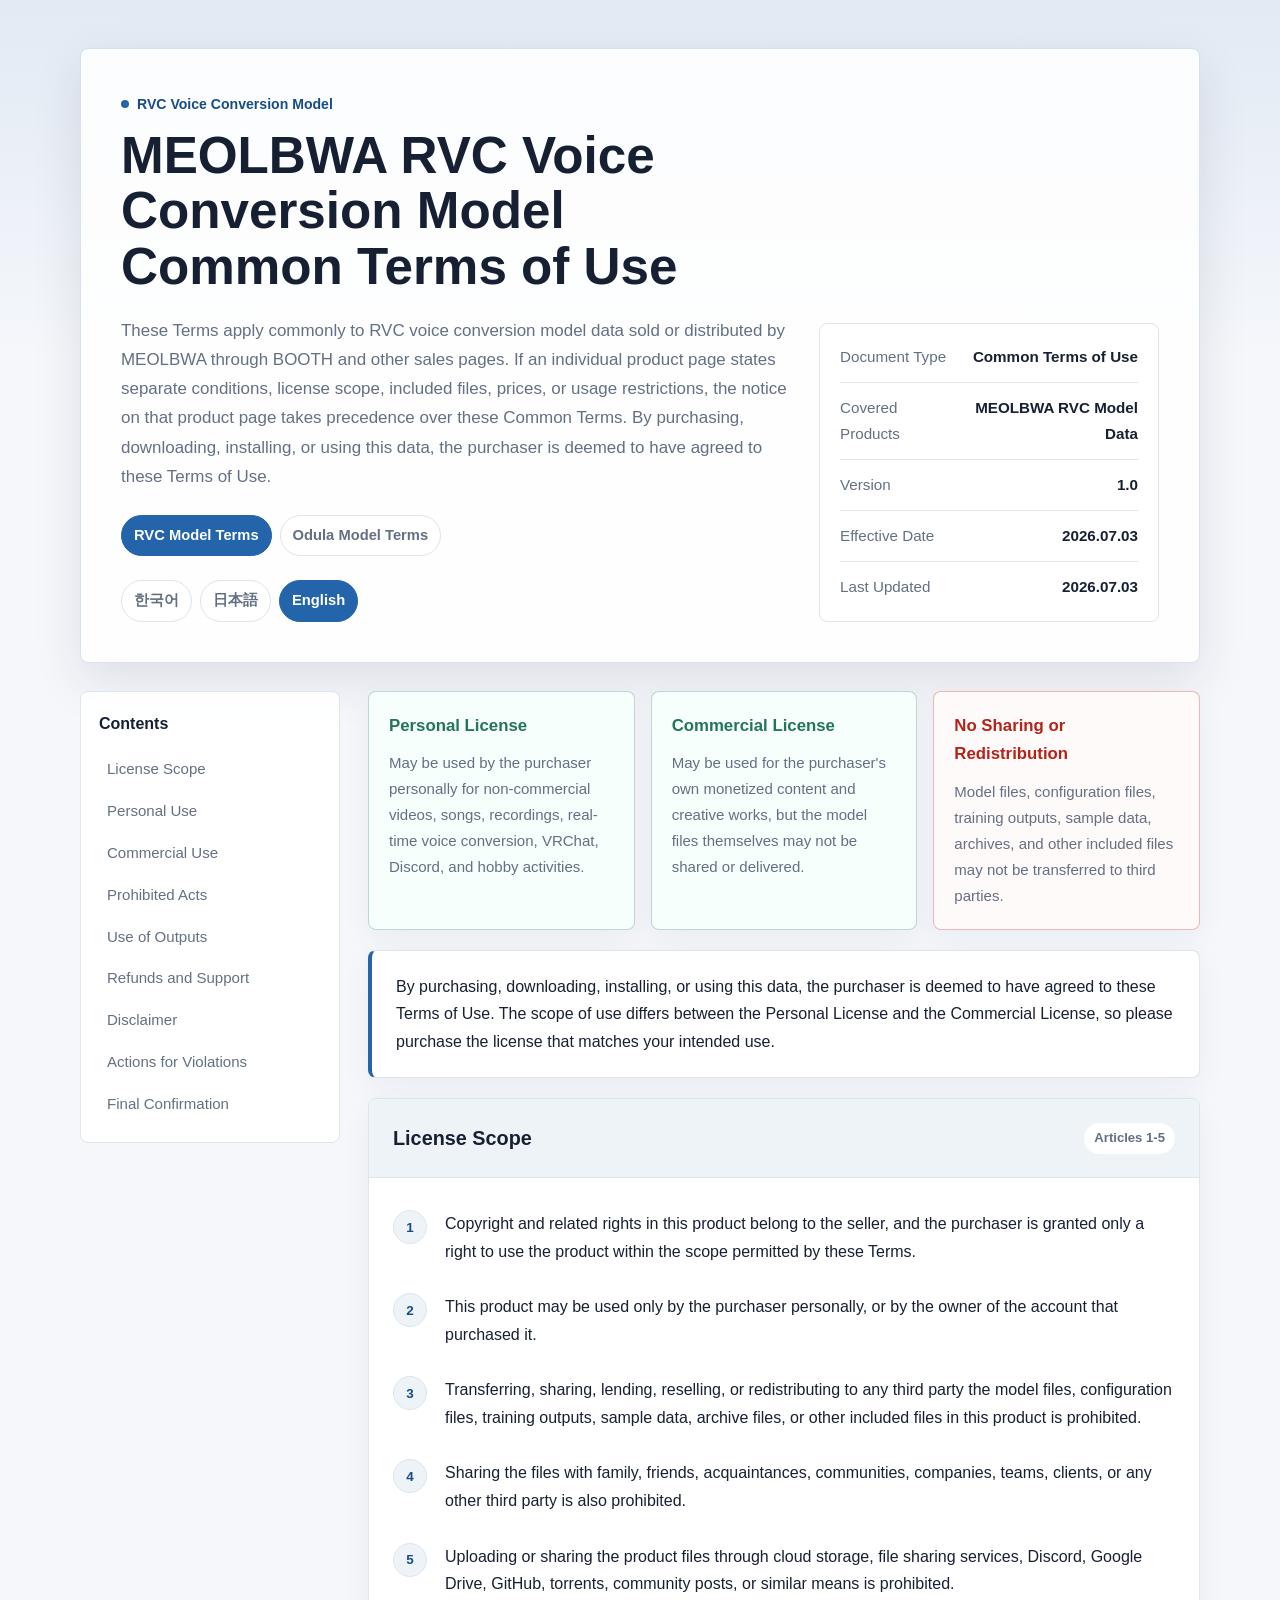
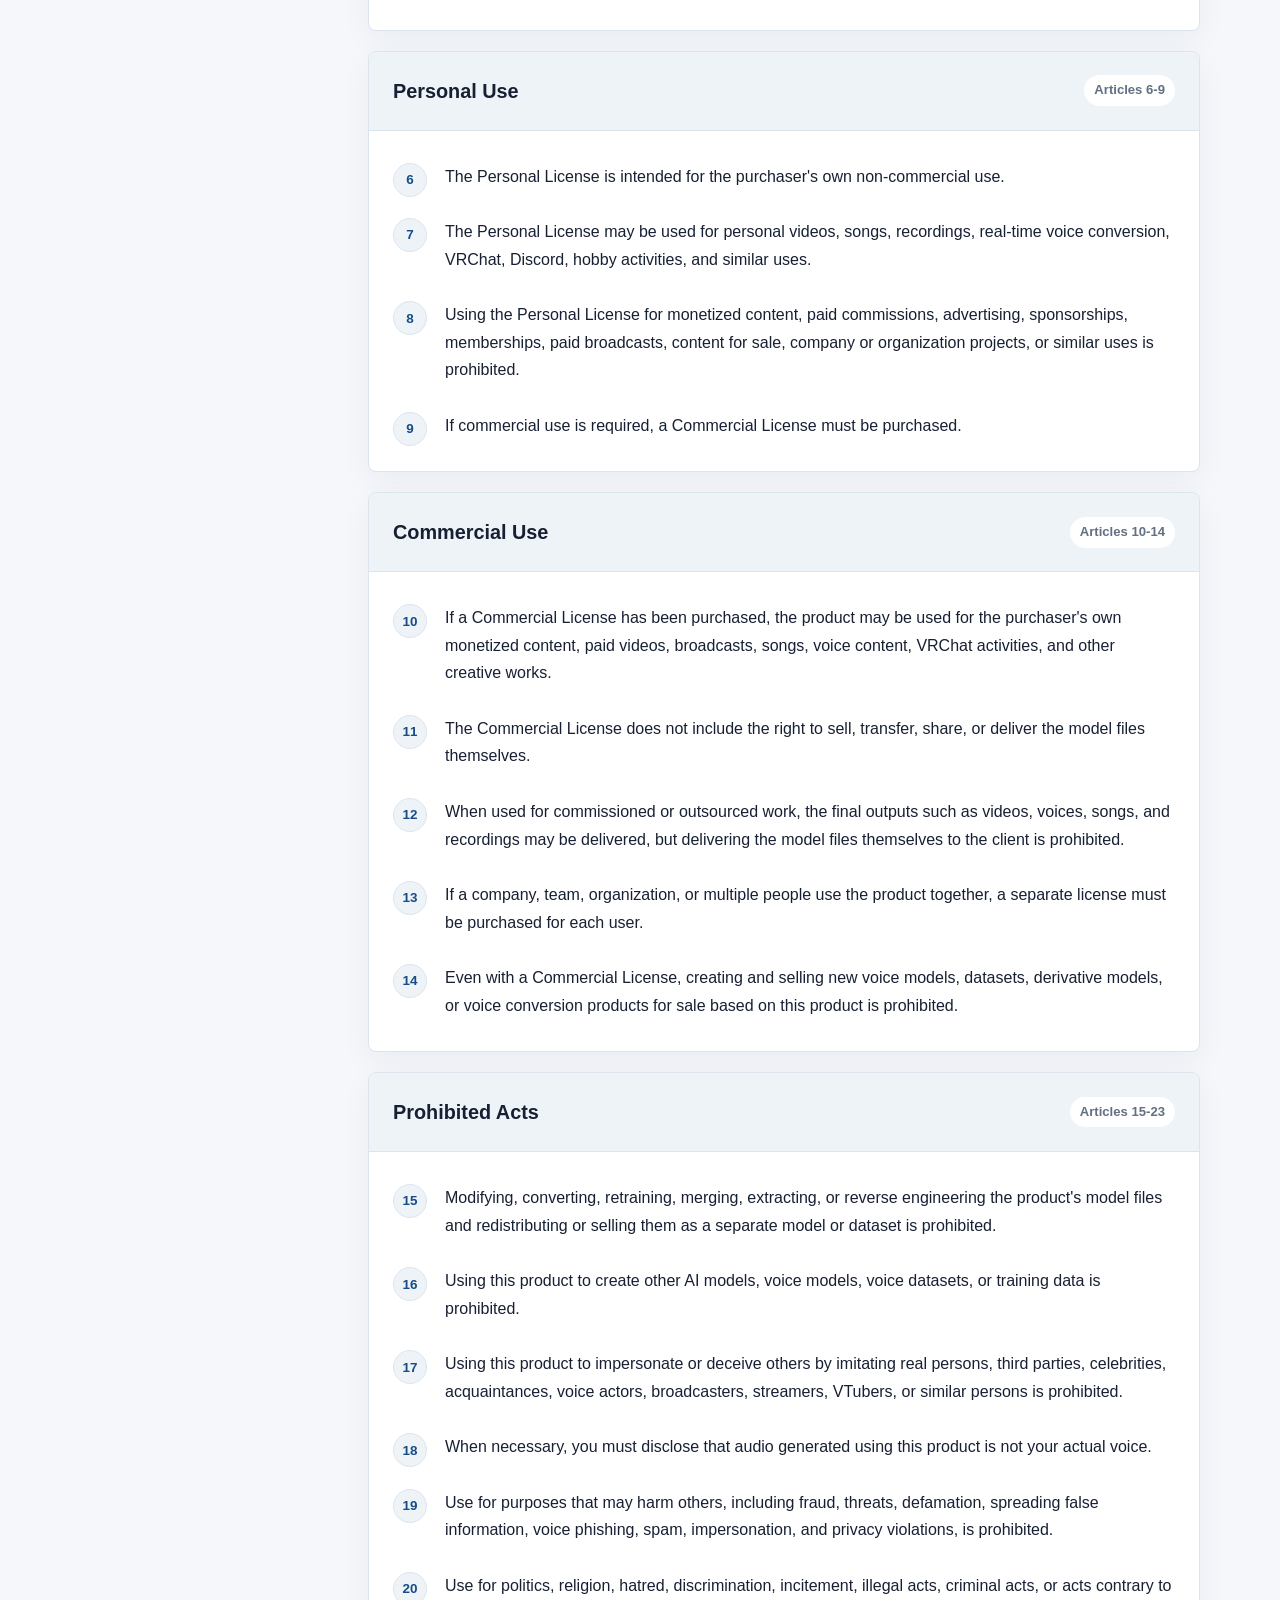
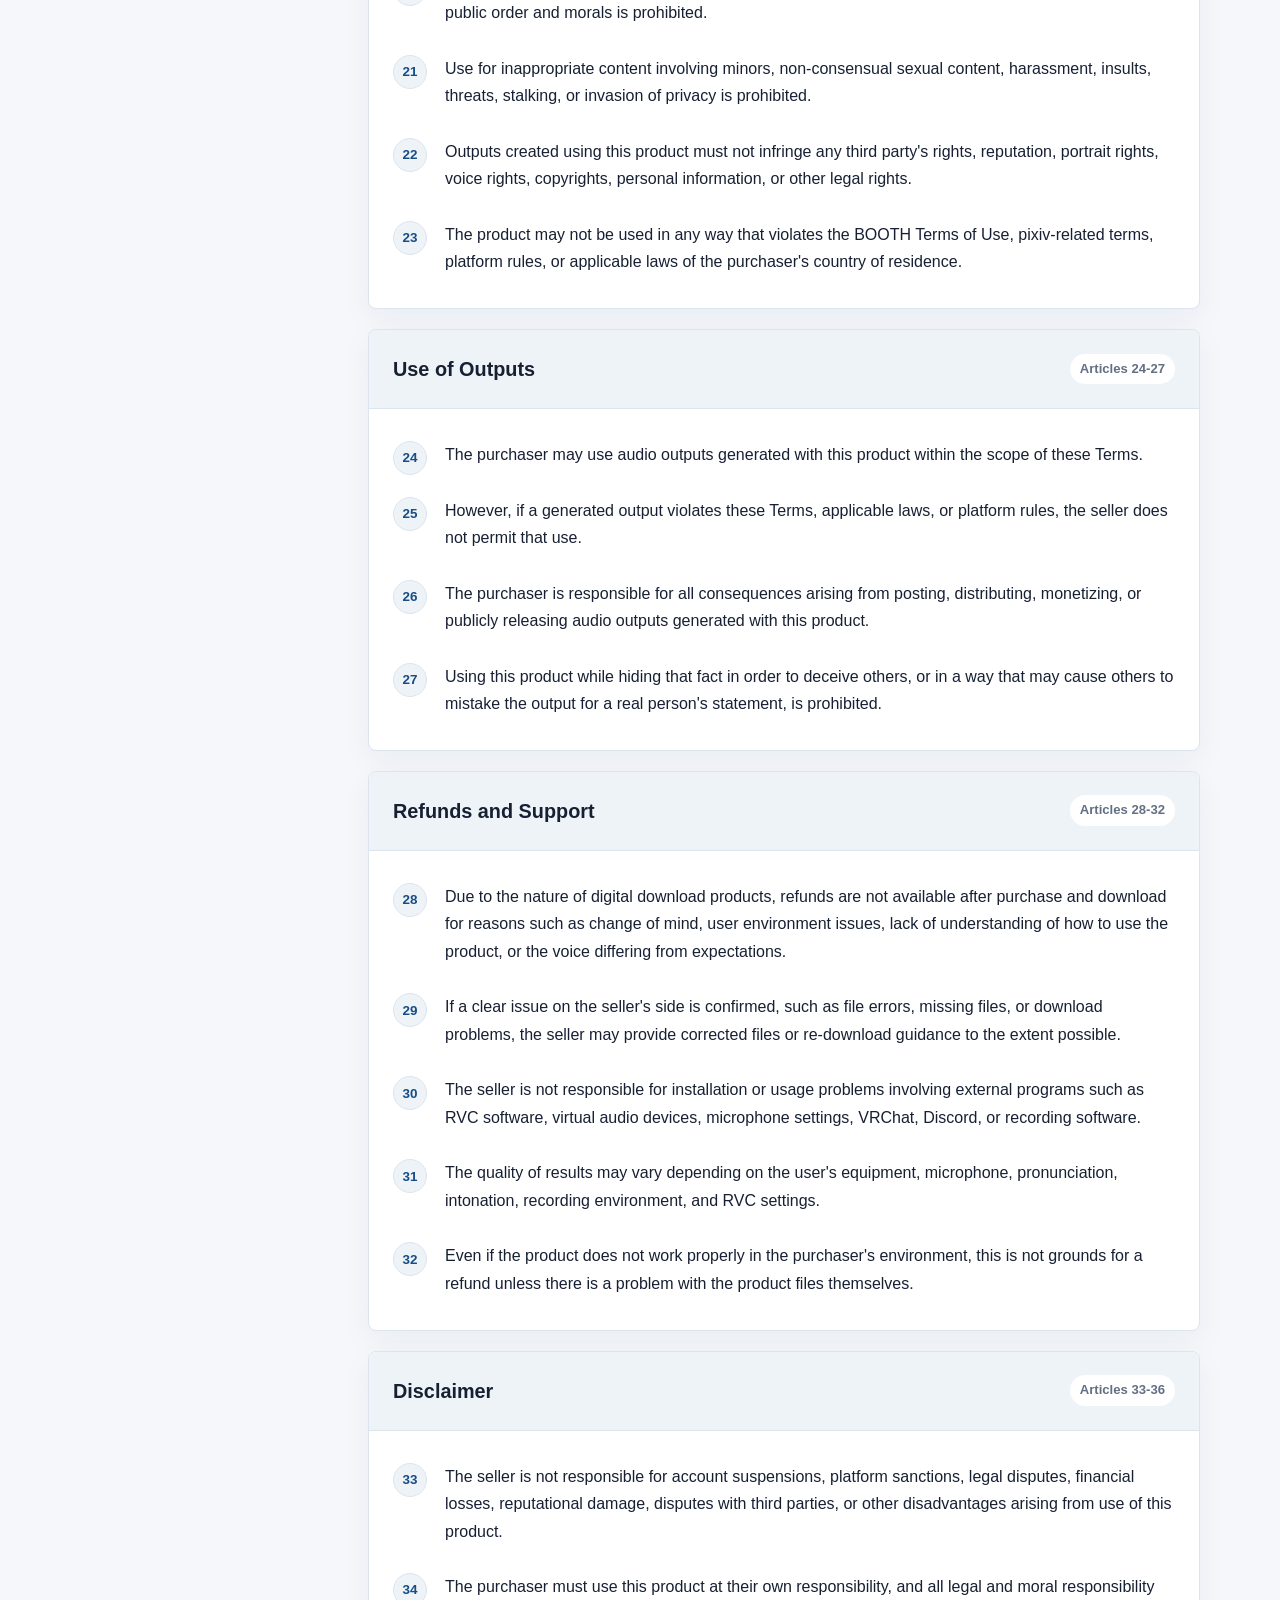
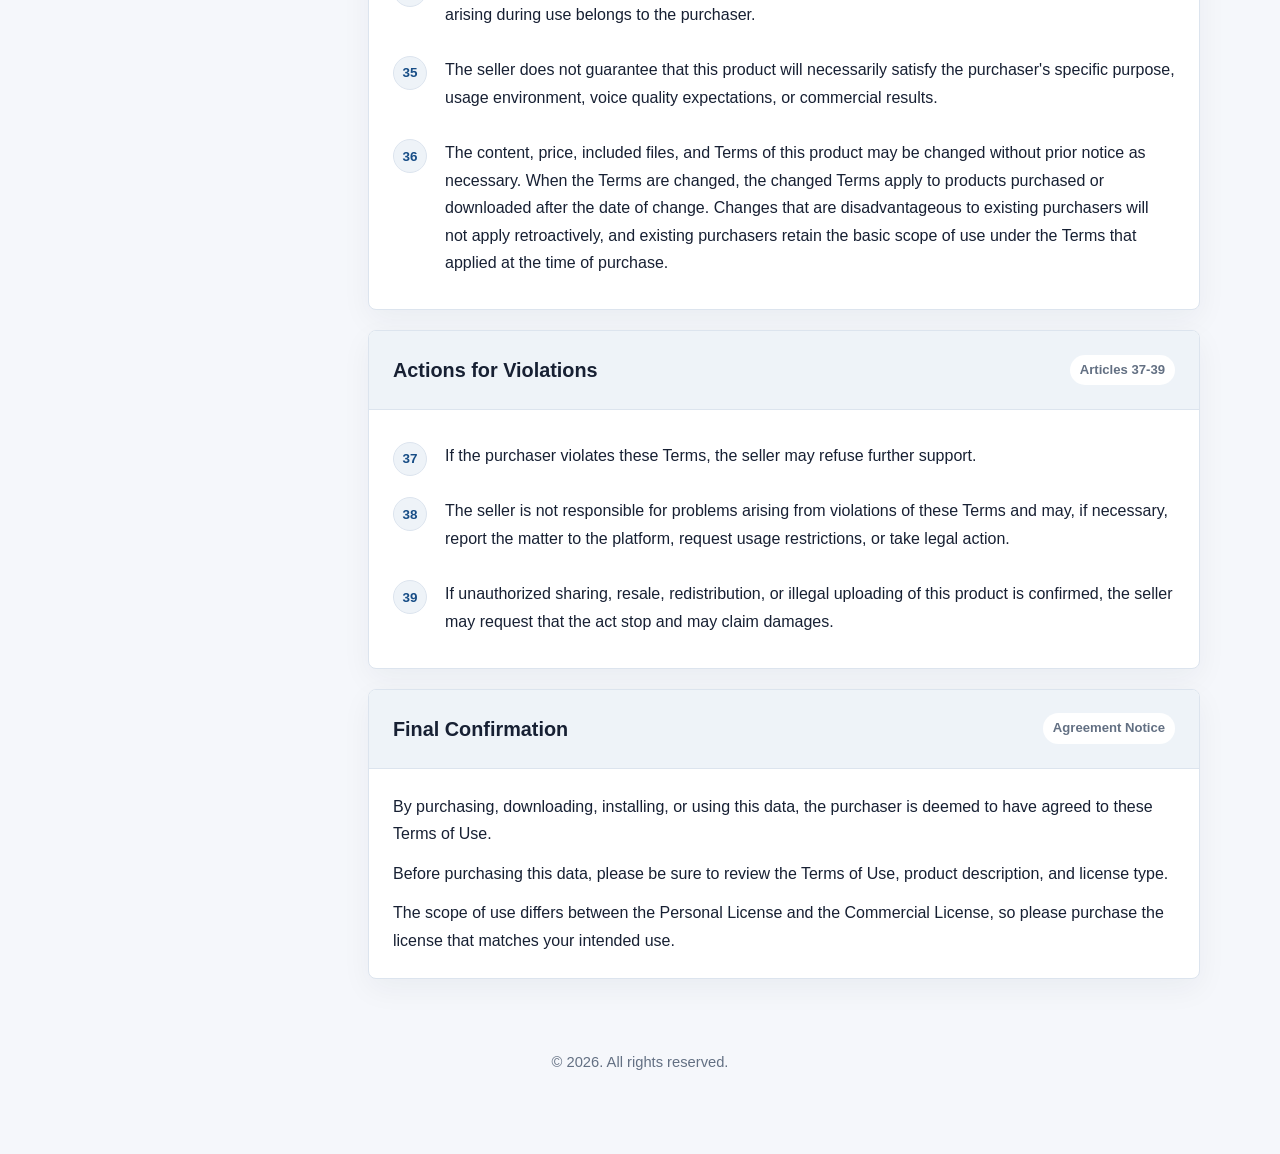
<file: en.html>
<!doctype html>
<html lang="en">
<head>
  <meta charset="utf-8">
  <meta name="viewport" content="width=device-width, initial-scale=1">
  <meta name="description" content="Common terms of use and license guide for MEOLBWA RVC voice conversion model data">
  <title>MEOLBWA RVC Voice Conversion Model Common Terms of Use</title>
  <link rel="stylesheet" href="styles.css">
</head>
<body>
  <a class="skip-link" href="#terms">Skip to content</a>

  <main class="page" id="top">
    <header class="hero" aria-labelledby="page-title">
      <div>
        <p class="eyebrow">RVC Voice Conversion Model</p>
        <h1 id="page-title">MEOLBWA RVC Voice Conversion Model Common Terms of Use</h1>
        <p class="lead">
          These Terms apply commonly to RVC voice conversion model data sold or distributed by
          MEOLBWA through BOOTH and other sales pages. If an individual product page states
          separate conditions, license scope, included files, prices, or usage restrictions,
          the notice on that product page takes precedence over these Common Terms. By purchasing,
          downloading, installing, or using this data, the purchaser is deemed to have agreed to
          these Terms of Use.
        </p>
        <nav class="language-nav" aria-label="Select model terms">
          <a class="active" aria-current="true" href="en.html">RVC Model Terms</a>
          <a href="odula/en.html">Odula Model Terms</a>
        </nav>
        <nav class="language-nav" aria-label="Language selection">
          <a href="index.html" lang="ko">한국어</a>
          <a href="ja.html" lang="ja">日本語</a>
          <a class="active" href="en.html" aria-current="page">English</a>
        </nav>
      </div>

      <aside class="meta-panel" aria-label="Terms information">
        <div class="meta-item">
          <span class="meta-label">Document Type</span>
          <span class="meta-value">Common Terms of Use</span>
        </div>
        <div class="meta-item">
          <span class="meta-label">Covered Products</span>
          <span class="meta-value">MEOLBWA RVC Model Data</span>
        </div>
        <div class="meta-item">
          <span class="meta-label">Version</span>
          <span class="meta-value">1.0</span>
        </div>
        <div class="meta-item">
          <span class="meta-label">Effective Date</span>
          <span class="meta-value">2026.07.03</span>
        </div>
        <div class="meta-item">
          <span class="meta-label">Last Updated</span>
          <span class="meta-value">2026.07.03</span>
        </div>
      </aside>
    </header>

    <div class="layout">
      <aside class="toc" aria-label="Terms table of contents">
        <p class="toc-title">Contents</p>
        <nav>
          <a href="#license">License Scope</a>
          <a href="#personal">Personal Use</a>
          <a href="#commercial">Commercial Use</a>
          <a href="#prohibited">Prohibited Acts</a>
          <a href="#outputs">Use of Outputs</a>
          <a href="#refund">Refunds and Support</a>
          <a href="#disclaimer">Disclaimer</a>
          <a href="#violation">Actions for Violations</a>
          <a href="#final">Final Confirmation</a>
        </nav>
      </aside>

      <div class="content" id="terms">
        <section class="summary-grid" aria-label="Key points">
          <article class="summary-card allowed">
            <h2>Personal License</h2>
            <p>May be used by the purchaser personally for non-commercial videos, songs, recordings, real-time voice conversion, VRChat, Discord, and hobby activities.</p>
          </article>
          <article class="summary-card allowed">
            <h2>Commercial License</h2>
            <p>May be used for the purchaser's own monetized content and creative works, but the model files themselves may not be shared or delivered.</p>
          </article>
          <article class="summary-card warning">
            <h2>No Sharing or Redistribution</h2>
            <p>Model files, configuration files, training outputs, sample data, archives, and other included files may not be transferred to third parties.</p>
          </article>
        </section>

        <section class="notice" aria-label="Agreement notice">
          <p>
            By purchasing, downloading, installing, or using this data, the purchaser is deemed to have agreed to these Terms of Use.
            The scope of use differs between the Personal License and the Commercial License, so please purchase the license that matches your intended use.
          </p>
        </section>

        <section class="terms-section" id="license" aria-labelledby="license-title">
          <div class="section-heading">
            <h2 id="license-title">License Scope</h2>
            <span class="section-count">Articles 1-5</span>
          </div>
          <div class="section-body">
            <ol class="terms-list">
              <li>Copyright and related rights in this product belong to the seller, and the purchaser is granted only a right to use the product within the scope permitted by these Terms.</li>
              <li>This product may be used only by the purchaser personally, or by the owner of the account that purchased it.</li>
              <li>Transferring, sharing, lending, reselling, or redistributing to any third party the model files, configuration files, training outputs, sample data, archive files, or other included files in this product is prohibited.</li>
              <li>Sharing the files with family, friends, acquaintances, communities, companies, teams, clients, or any other third party is also prohibited.</li>
              <li>Uploading or sharing the product files through cloud storage, file sharing services, Discord, Google Drive, GitHub, torrents, community posts, or similar means is prohibited.</li>
            </ol>
          </div>
        </section>

        <section class="terms-section" id="personal" aria-labelledby="personal-title">
          <div class="section-heading">
            <h2 id="personal-title">Personal Use</h2>
            <span class="section-count">Articles 6-9</span>
          </div>
          <div class="section-body">
            <ol class="terms-list">
              <li>The Personal License is intended for the purchaser's own non-commercial use.</li>
              <li>The Personal License may be used for personal videos, songs, recordings, real-time voice conversion, VRChat, Discord, hobby activities, and similar uses.</li>
              <li>Using the Personal License for monetized content, paid commissions, advertising, sponsorships, memberships, paid broadcasts, content for sale, company or organization projects, or similar uses is prohibited.</li>
              <li>If commercial use is required, a Commercial License must be purchased.</li>
            </ol>
          </div>
        </section>

        <section class="terms-section" id="commercial" aria-labelledby="commercial-title">
          <div class="section-heading">
            <h2 id="commercial-title">Commercial Use</h2>
            <span class="section-count">Articles 10-14</span>
          </div>
          <div class="section-body">
            <ol class="terms-list">
              <li>If a Commercial License has been purchased, the product may be used for the purchaser's own monetized content, paid videos, broadcasts, songs, voice content, VRChat activities, and other creative works.</li>
              <li>The Commercial License does not include the right to sell, transfer, share, or deliver the model files themselves.</li>
              <li>When used for commissioned or outsourced work, the final outputs such as videos, voices, songs, and recordings may be delivered, but delivering the model files themselves to the client is prohibited.</li>
              <li>If a company, team, organization, or multiple people use the product together, a separate license must be purchased for each user.</li>
              <li>Even with a Commercial License, creating and selling new voice models, datasets, derivative models, or voice conversion products for sale based on this product is prohibited.</li>
            </ol>
          </div>
        </section>

        <section class="terms-section" id="prohibited" aria-labelledby="prohibited-title">
          <div class="section-heading">
            <h2 id="prohibited-title">Prohibited Acts</h2>
            <span class="section-count">Articles 15-23</span>
          </div>
          <div class="section-body">
            <ol class="terms-list">
              <li>Modifying, converting, retraining, merging, extracting, or reverse engineering the product's model files and redistributing or selling them as a separate model or dataset is prohibited.</li>
              <li>Using this product to create other AI models, voice models, voice datasets, or training data is prohibited.</li>
              <li>Using this product to impersonate or deceive others by imitating real persons, third parties, celebrities, acquaintances, voice actors, broadcasters, streamers, VTubers, or similar persons is prohibited.</li>
              <li>When necessary, you must disclose that audio generated using this product is not your actual voice.</li>
              <li>Use for purposes that may harm others, including fraud, threats, defamation, spreading false information, voice phishing, spam, impersonation, and privacy violations, is prohibited.</li>
              <li>Use for politics, religion, hatred, discrimination, incitement, illegal acts, criminal acts, or acts contrary to public order and morals is prohibited.</li>
              <li>Use for inappropriate content involving minors, non-consensual sexual content, harassment, insults, threats, stalking, or invasion of privacy is prohibited.</li>
              <li>Outputs created using this product must not infringe any third party's rights, reputation, portrait rights, voice rights, copyrights, personal information, or other legal rights.</li>
              <li>The product may not be used in any way that violates the BOOTH Terms of Use, pixiv-related terms, platform rules, or applicable laws of the purchaser's country of residence.</li>
            </ol>
          </div>
        </section>

        <section class="terms-section" id="outputs" aria-labelledby="outputs-title">
          <div class="section-heading">
            <h2 id="outputs-title">Use of Outputs</h2>
            <span class="section-count">Articles 24-27</span>
          </div>
          <div class="section-body">
            <ol class="terms-list">
              <li>The purchaser may use audio outputs generated with this product within the scope of these Terms.</li>
              <li>However, if a generated output violates these Terms, applicable laws, or platform rules, the seller does not permit that use.</li>
              <li>The purchaser is responsible for all consequences arising from posting, distributing, monetizing, or publicly releasing audio outputs generated with this product.</li>
              <li>Using this product while hiding that fact in order to deceive others, or in a way that may cause others to mistake the output for a real person's statement, is prohibited.</li>
            </ol>
          </div>
        </section>

        <section class="terms-section" id="refund" aria-labelledby="refund-title">
          <div class="section-heading">
            <h2 id="refund-title">Refunds and Support</h2>
            <span class="section-count">Articles 28-32</span>
          </div>
          <div class="section-body">
            <ol class="terms-list">
              <li>Due to the nature of digital download products, refunds are not available after purchase and download for reasons such as change of mind, user environment issues, lack of understanding of how to use the product, or the voice differing from expectations.</li>
              <li>If a clear issue on the seller's side is confirmed, such as file errors, missing files, or download problems, the seller may provide corrected files or re-download guidance to the extent possible.</li>
              <li>The seller is not responsible for installation or usage problems involving external programs such as RVC software, virtual audio devices, microphone settings, VRChat, Discord, or recording software.</li>
              <li>The quality of results may vary depending on the user's equipment, microphone, pronunciation, intonation, recording environment, and RVC settings.</li>
              <li>Even if the product does not work properly in the purchaser's environment, this is not grounds for a refund unless there is a problem with the product files themselves.</li>
            </ol>
          </div>
        </section>

        <section class="terms-section" id="disclaimer" aria-labelledby="disclaimer-title">
          <div class="section-heading">
            <h2 id="disclaimer-title">Disclaimer</h2>
            <span class="section-count">Articles 33-36</span>
          </div>
          <div class="section-body">
            <ol class="terms-list">
              <li>The seller is not responsible for account suspensions, platform sanctions, legal disputes, financial losses, reputational damage, disputes with third parties, or other disadvantages arising from use of this product.</li>
              <li>The purchaser must use this product at their own responsibility, and all legal and moral responsibility arising during use belongs to the purchaser.</li>
              <li>The seller does not guarantee that this product will necessarily satisfy the purchaser's specific purpose, usage environment, voice quality expectations, or commercial results.</li>
              <li>The content, price, included files, and Terms of this product may be changed without prior notice as necessary. When the Terms are changed, the changed Terms apply to products purchased or downloaded after the date of change. Changes that are disadvantageous to existing purchasers will not apply retroactively, and existing purchasers retain the basic scope of use under the Terms that applied at the time of purchase.</li>
            </ol>
          </div>
        </section>

        <section class="terms-section" id="violation" aria-labelledby="violation-title">
          <div class="section-heading">
            <h2 id="violation-title">Actions for Violations</h2>
            <span class="section-count">Articles 37-39</span>
          </div>
          <div class="section-body">
            <ol class="terms-list">
              <li>If the purchaser violates these Terms, the seller may refuse further support.</li>
              <li>The seller is not responsible for problems arising from violations of these Terms and may, if necessary, report the matter to the platform, request usage restrictions, or take legal action.</li>
              <li>If unauthorized sharing, resale, redistribution, or illegal uploading of this product is confirmed, the seller may request that the act stop and may claim damages.</li>
            </ol>
          </div>
        </section>

        <section class="terms-section" id="final" aria-labelledby="final-title">
          <div class="section-heading">
            <h2 id="final-title">Final Confirmation</h2>
            <span class="section-count">Agreement Notice</span>
          </div>
          <div class="section-body">
            <p>By purchasing, downloading, installing, or using this data, the purchaser is deemed to have agreed to these Terms of Use.</p>
            <p>Before purchasing this data, please be sure to review the Terms of Use, product description, and license type.</p>
            <p>The scope of use differs between the Personal License and the Commercial License, so please purchase the license that matches your intended use.</p>
          </div>
        </section>
      </div>
    </div>

    <footer class="footer">
      <p>© 2026. All rights reserved.</p>
    </footer>
  </main>
</body>
</html>
</file>
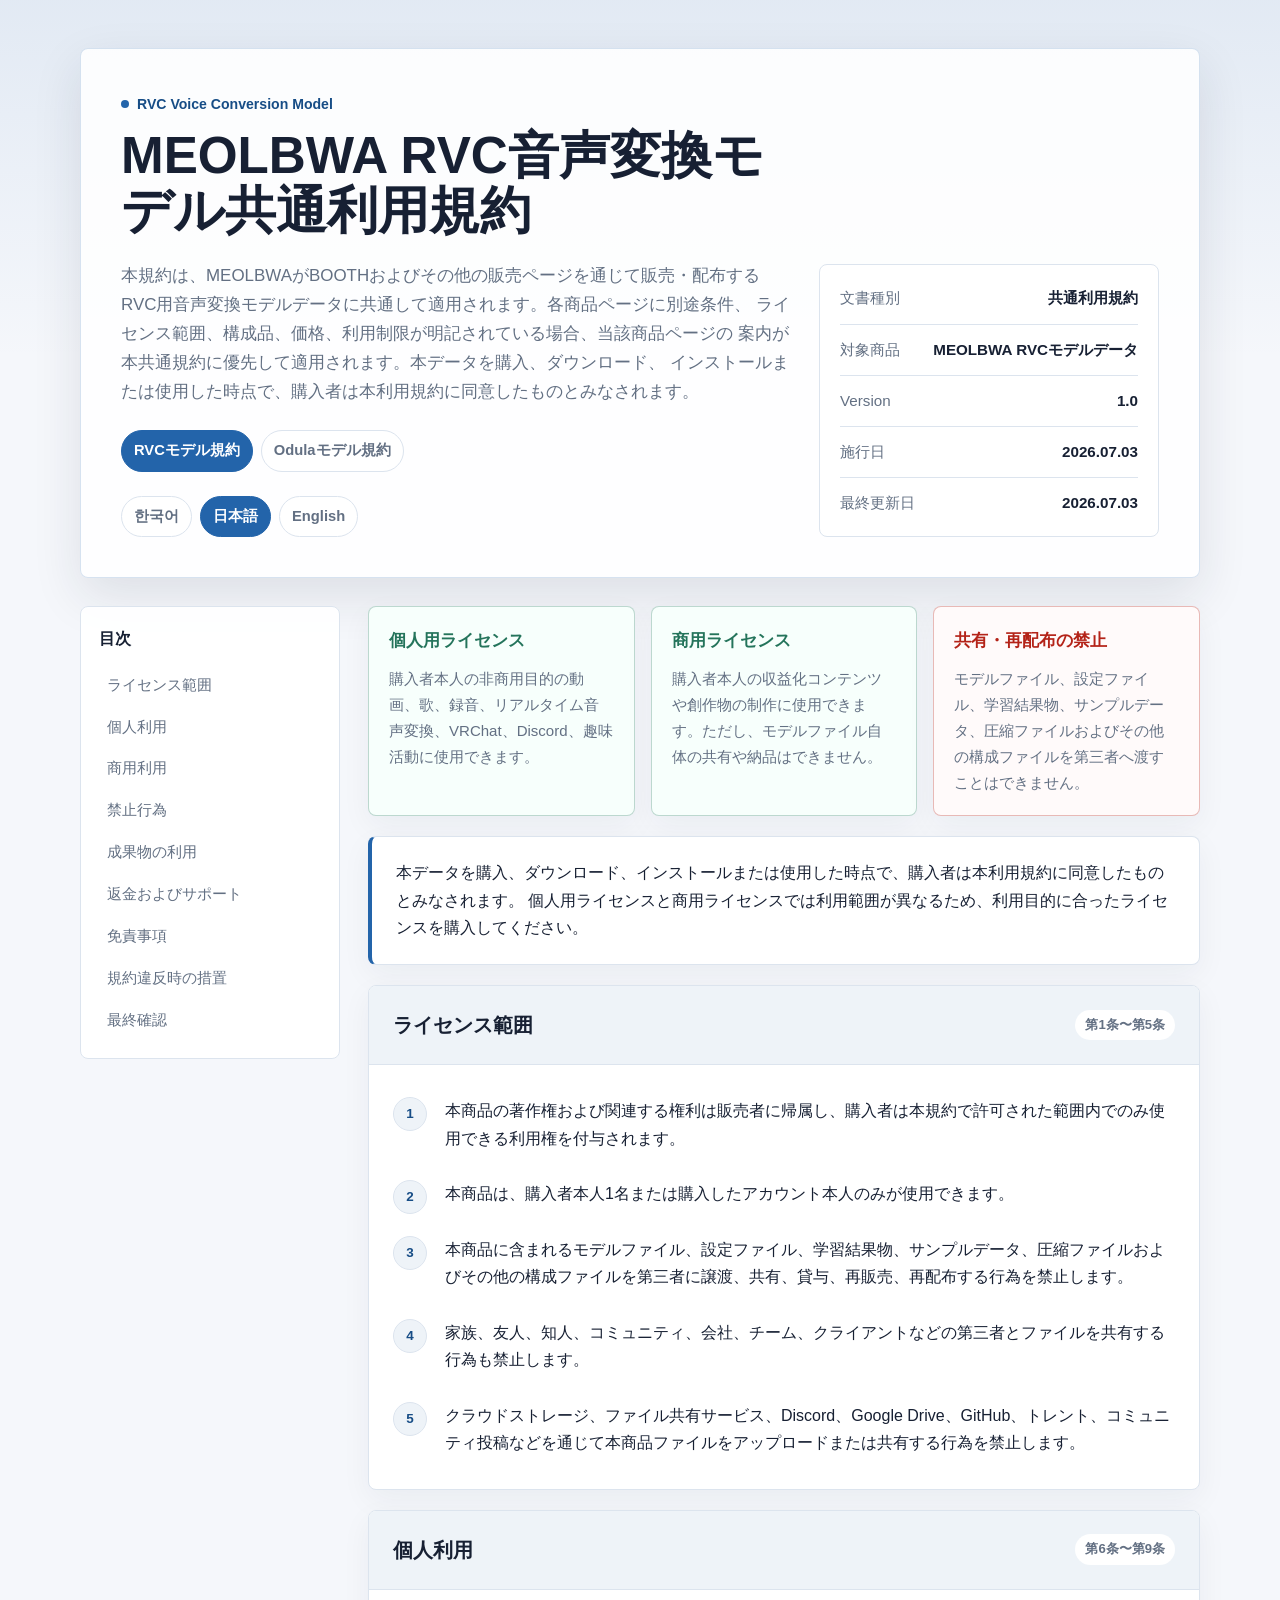
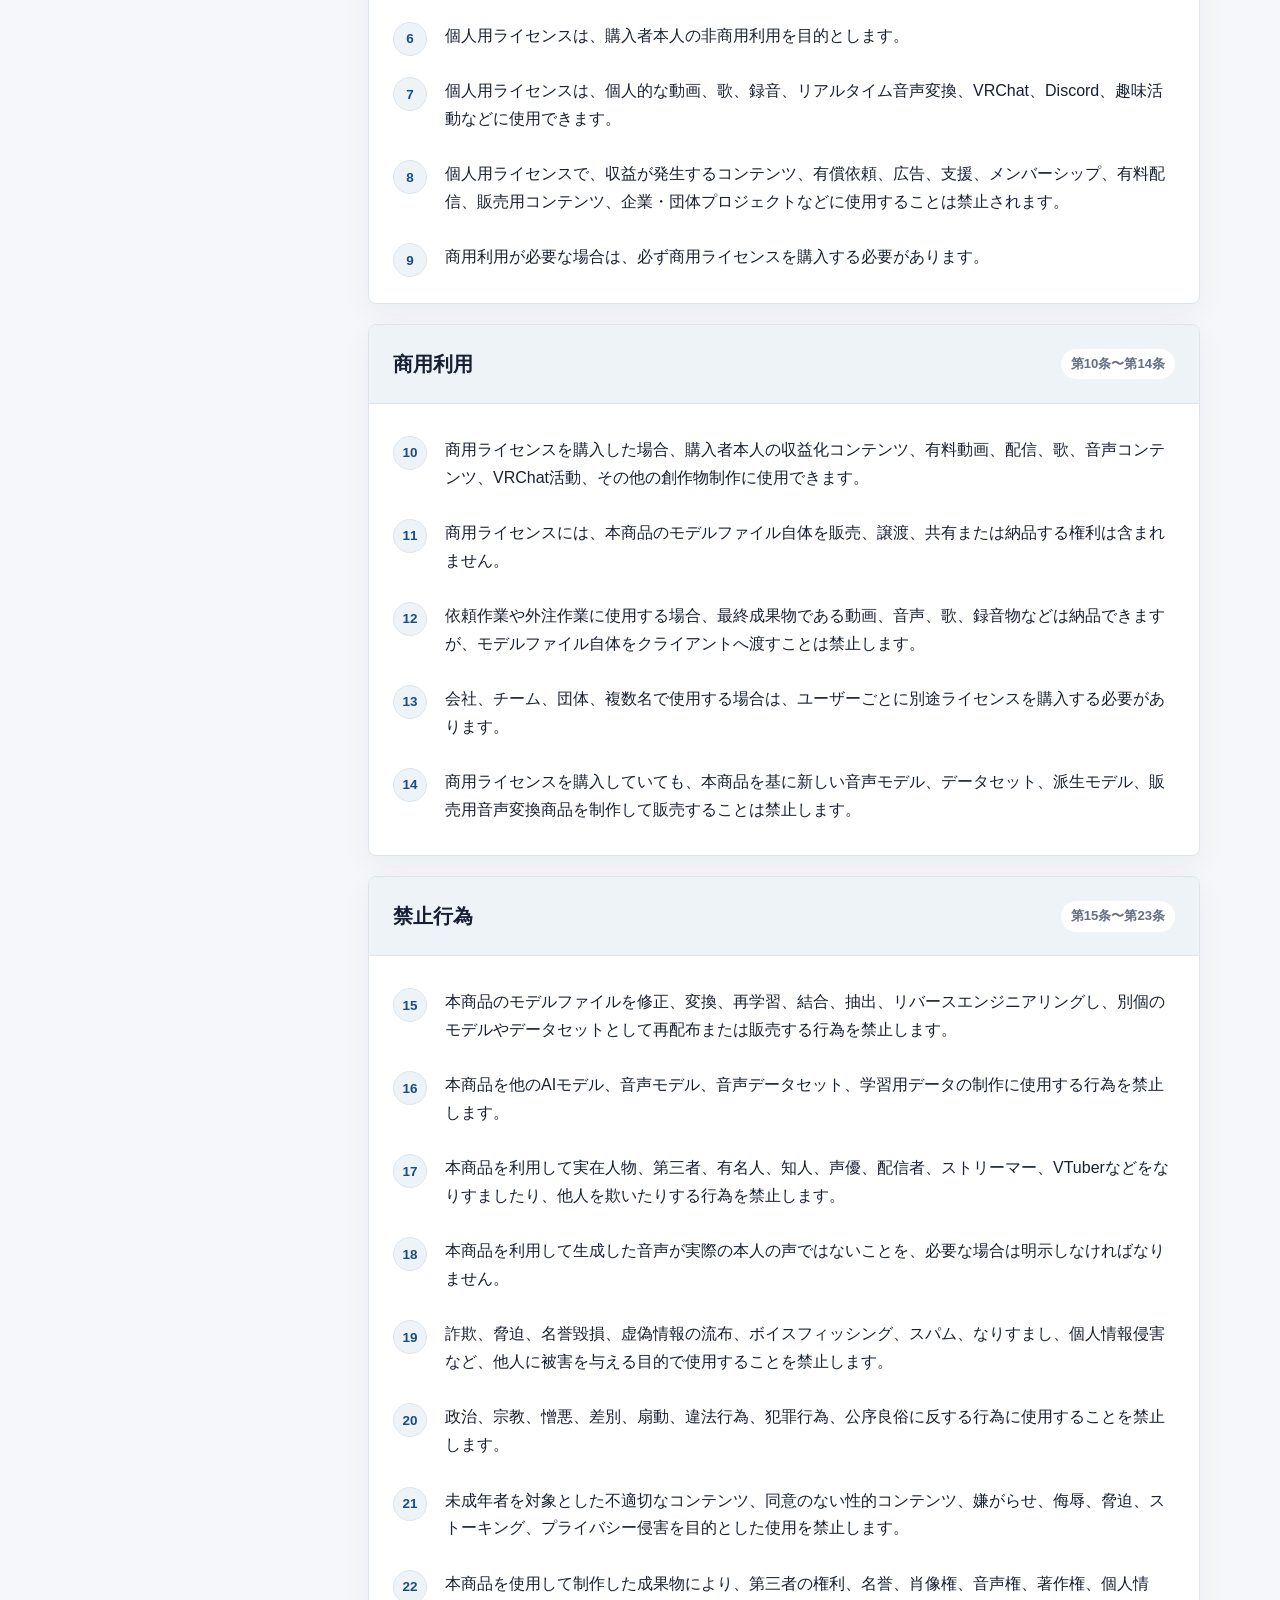
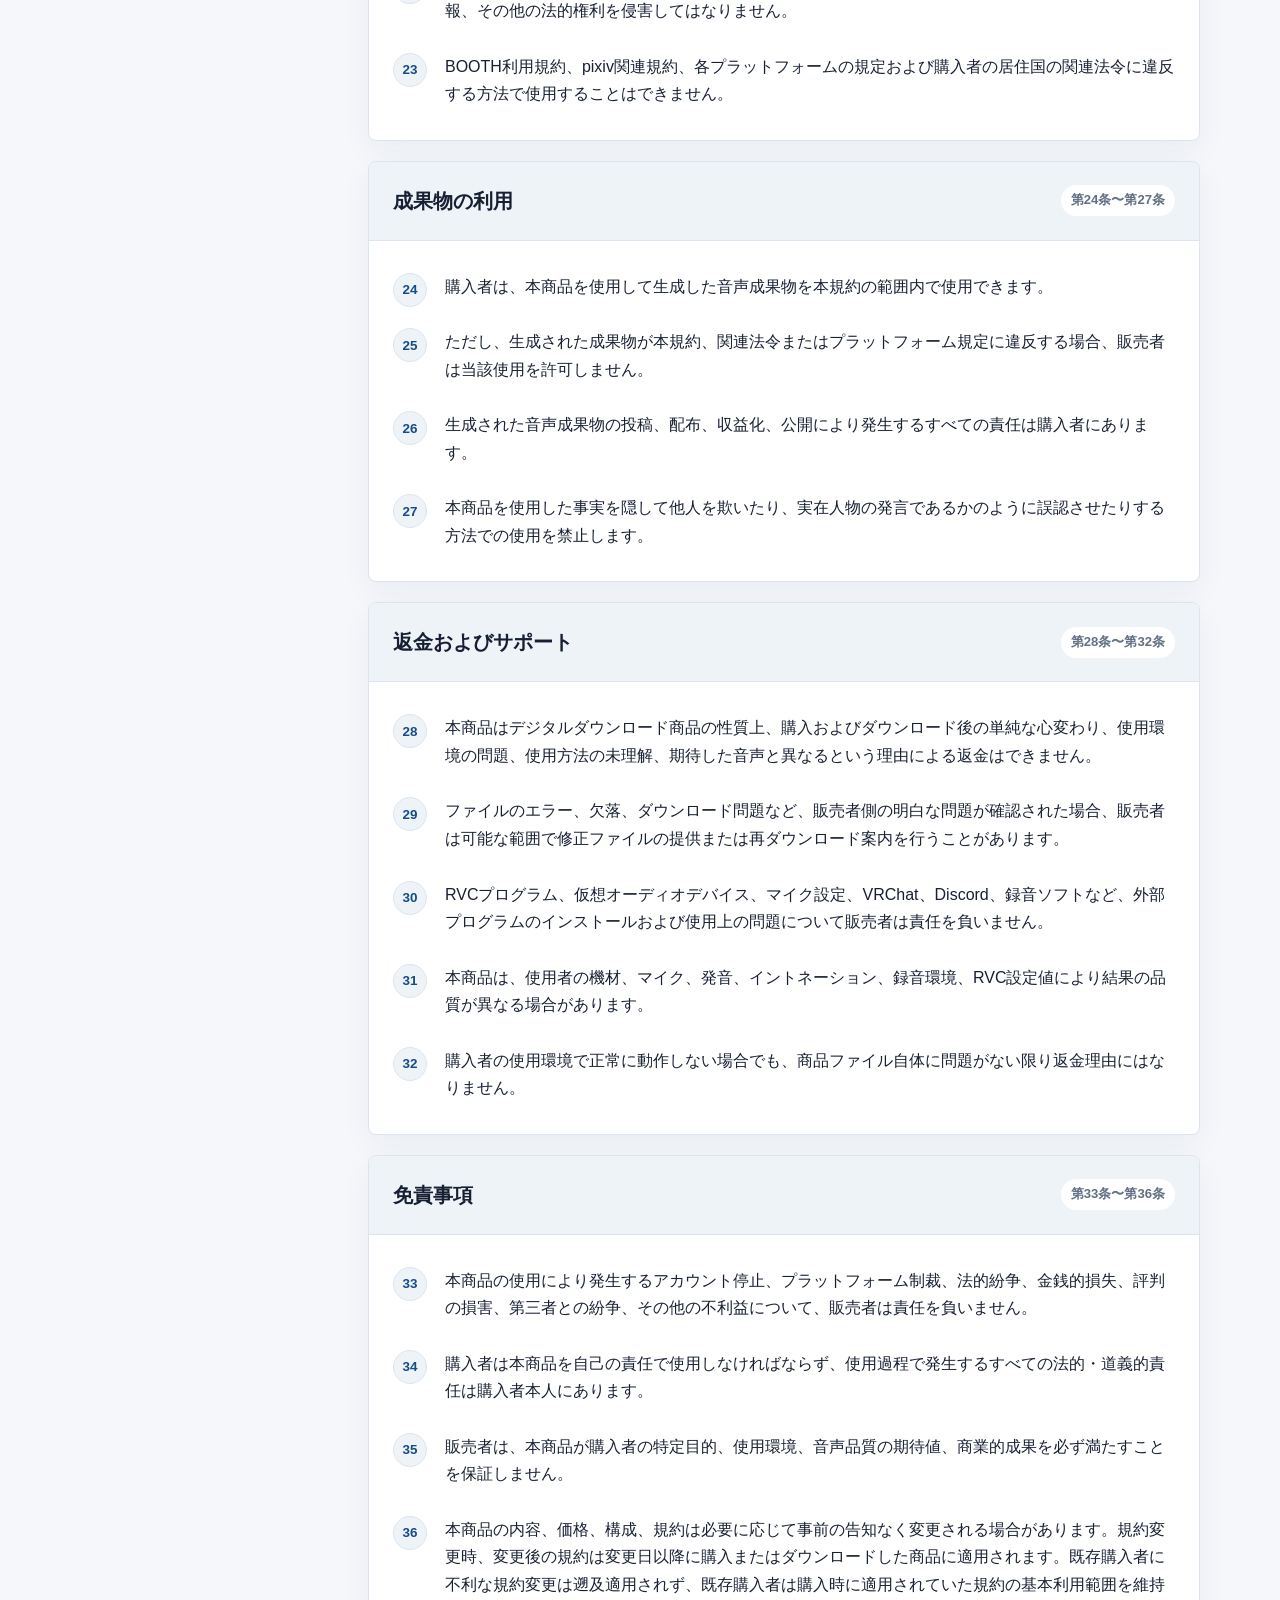
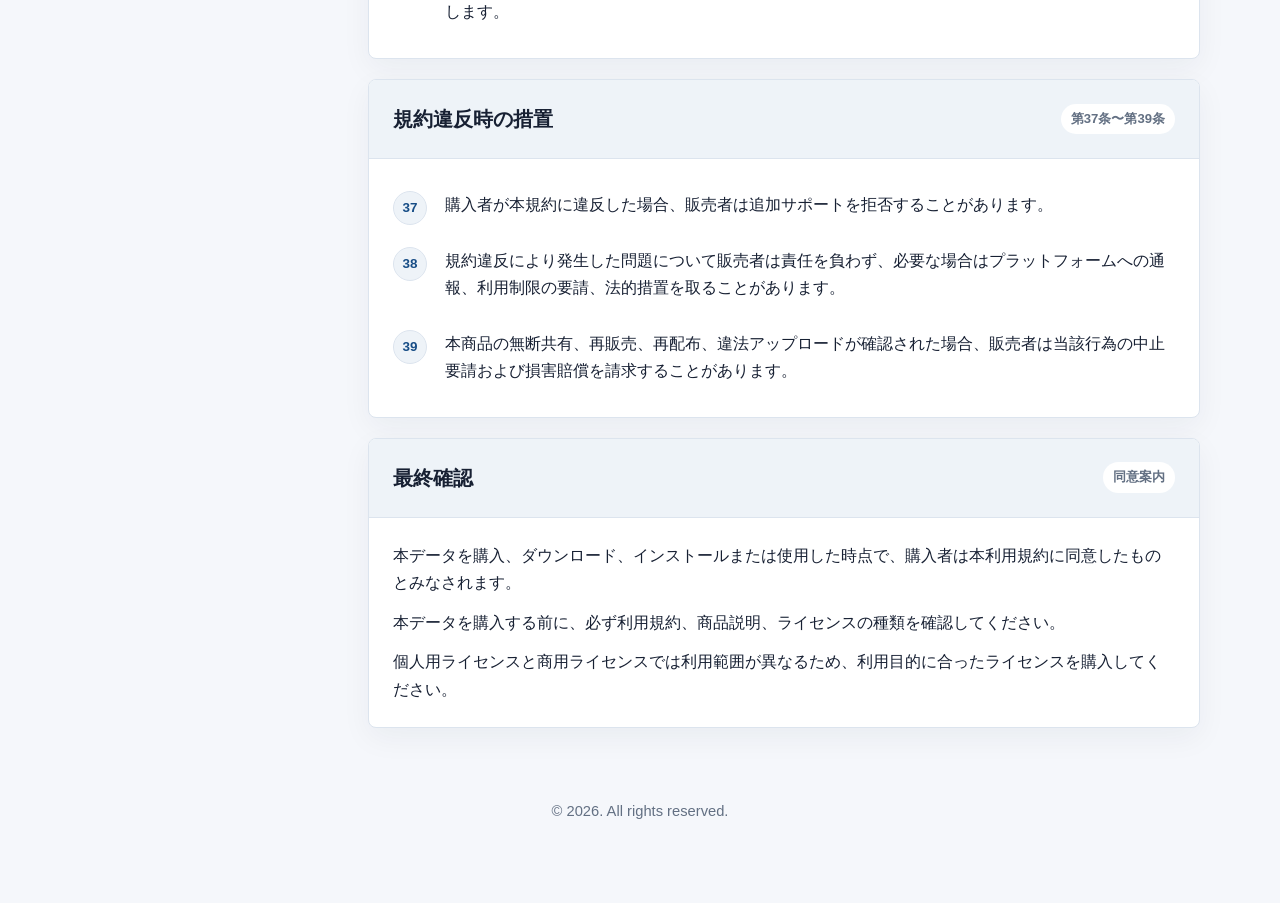
<file: ja.html>
<!doctype html>
<html lang="ja">
<head>
  <meta charset="utf-8">
  <meta name="viewport" content="width=device-width, initial-scale=1">
  <meta name="description" content="MEOLBWA RVC用音声変換モデルデータ共通利用規約およびライセンス案内">
  <title>MEOLBWA RVC音声変換モデル共通利用規約</title>
  <link rel="stylesheet" href="styles.css">
</head>
<body>
  <a class="skip-link" href="#terms">本文へ移動</a>

  <main class="page" id="top">
    <header class="hero" aria-labelledby="page-title">
      <div>
        <p class="eyebrow">RVC Voice Conversion Model</p>
        <h1 id="page-title">MEOLBWA RVC音声変換モデル共通利用規約</h1>
        <p class="lead">
          本規約は、MEOLBWAがBOOTHおよびその他の販売ページを通じて販売・配布する
          RVC用音声変換モデルデータに共通して適用されます。各商品ページに別途条件、
          ライセンス範囲、構成品、価格、利用制限が明記されている場合、当該商品ページの
          案内が本共通規約に優先して適用されます。本データを購入、ダウンロード、
          インストールまたは使用した時点で、購入者は本利用規約に同意したものとみなされます。
        </p>
        <nav class="language-nav" aria-label="モデル規約の選択">
          <a class="active" aria-current="true" href="ja.html">RVCモデル規約</a>
          <a href="odula/ja.html">Odulaモデル規約</a>
        </nav>
        <nav class="language-nav" aria-label="言語選択">
          <a href="index.html" lang="ko">한국어</a>
          <a class="active" href="ja.html" aria-current="page">日本語</a>
          <a href="en.html" lang="en">English</a>
        </nav>
      </div>

      <aside class="meta-panel" aria-label="規約の基本情報">
        <div class="meta-item">
          <span class="meta-label">文書種別</span>
          <span class="meta-value">共通利用規約</span>
        </div>
        <div class="meta-item">
          <span class="meta-label">対象商品</span>
          <span class="meta-value">MEOLBWA RVCモデルデータ</span>
        </div>
        <div class="meta-item">
          <span class="meta-label">Version</span>
          <span class="meta-value">1.0</span>
        </div>
        <div class="meta-item">
          <span class="meta-label">施行日</span>
          <span class="meta-value">2026.07.03</span>
        </div>
        <div class="meta-item">
          <span class="meta-label">最終更新日</span>
          <span class="meta-value">2026.07.03</span>
        </div>
      </aside>
    </header>

    <div class="layout">
      <aside class="toc" aria-label="規約目次">
        <p class="toc-title">目次</p>
        <nav>
          <a href="#license">ライセンス範囲</a>
          <a href="#personal">個人利用</a>
          <a href="#commercial">商用利用</a>
          <a href="#prohibited">禁止行為</a>
          <a href="#outputs">成果物の利用</a>
          <a href="#refund">返金およびサポート</a>
          <a href="#disclaimer">免責事項</a>
          <a href="#violation">規約違反時の措置</a>
          <a href="#final">最終確認</a>
        </nav>
      </aside>

      <div class="content" id="terms">
        <section class="summary-grid" aria-label="主な案内">
          <article class="summary-card allowed">
            <h2>個人用ライセンス</h2>
            <p>購入者本人の非商用目的の動画、歌、録音、リアルタイム音声変換、VRChat、Discord、趣味活動に使用できます。</p>
          </article>
          <article class="summary-card allowed">
            <h2>商用ライセンス</h2>
            <p>購入者本人の収益化コンテンツや創作物の制作に使用できます。ただし、モデルファイル自体の共有や納品はできません。</p>
          </article>
          <article class="summary-card warning">
            <h2>共有・再配布の禁止</h2>
            <p>モデルファイル、設定ファイル、学習結果物、サンプルデータ、圧縮ファイルおよびその他の構成ファイルを第三者へ渡すことはできません。</p>
          </article>
        </section>

        <section class="notice" aria-label="規約への同意案内">
          <p>
            本データを購入、ダウンロード、インストールまたは使用した時点で、購入者は本利用規約に同意したものとみなされます。
            個人用ライセンスと商用ライセンスでは利用範囲が異なるため、利用目的に合ったライセンスを購入してください。
          </p>
        </section>

        <section class="terms-section" id="license" aria-labelledby="license-title">
          <div class="section-heading">
            <h2 id="license-title">ライセンス範囲</h2>
            <span class="section-count">第1条〜第5条</span>
          </div>
          <div class="section-body">
            <ol class="terms-list">
              <li>本商品の著作権および関連する権利は販売者に帰属し、購入者は本規約で許可された範囲内でのみ使用できる利用権を付与されます。</li>
              <li>本商品は、購入者本人1名または購入したアカウント本人のみが使用できます。</li>
              <li>本商品に含まれるモデルファイル、設定ファイル、学習結果物、サンプルデータ、圧縮ファイルおよびその他の構成ファイルを第三者に譲渡、共有、貸与、再販売、再配布する行為を禁止します。</li>
              <li>家族、友人、知人、コミュニティ、会社、チーム、クライアントなどの第三者とファイルを共有する行為も禁止します。</li>
              <li>クラウドストレージ、ファイル共有サービス、Discord、Google Drive、GitHub、トレント、コミュニティ投稿などを通じて本商品ファイルをアップロードまたは共有する行為を禁止します。</li>
            </ol>
          </div>
        </section>

        <section class="terms-section" id="personal" aria-labelledby="personal-title">
          <div class="section-heading">
            <h2 id="personal-title">個人利用</h2>
            <span class="section-count">第6条〜第9条</span>
          </div>
          <div class="section-body">
            <ol class="terms-list">
              <li>個人用ライセンスは、購入者本人の非商用利用を目的とします。</li>
              <li>個人用ライセンスは、個人的な動画、歌、録音、リアルタイム音声変換、VRChat、Discord、趣味活動などに使用できます。</li>
              <li>個人用ライセンスで、収益が発生するコンテンツ、有償依頼、広告、支援、メンバーシップ、有料配信、販売用コンテンツ、企業・団体プロジェクトなどに使用することは禁止されます。</li>
              <li>商用利用が必要な場合は、必ず商用ライセンスを購入する必要があります。</li>
            </ol>
          </div>
        </section>

        <section class="terms-section" id="commercial" aria-labelledby="commercial-title">
          <div class="section-heading">
            <h2 id="commercial-title">商用利用</h2>
            <span class="section-count">第10条〜第14条</span>
          </div>
          <div class="section-body">
            <ol class="terms-list">
              <li>商用ライセンスを購入した場合、購入者本人の収益化コンテンツ、有料動画、配信、歌、音声コンテンツ、VRChat活動、その他の創作物制作に使用できます。</li>
              <li>商用ライセンスには、本商品のモデルファイル自体を販売、譲渡、共有または納品する権利は含まれません。</li>
              <li>依頼作業や外注作業に使用する場合、最終成果物である動画、音声、歌、録音物などは納品できますが、モデルファイル自体をクライアントへ渡すことは禁止します。</li>
              <li>会社、チーム、団体、複数名で使用する場合は、ユーザーごとに別途ライセンスを購入する必要があります。</li>
              <li>商用ライセンスを購入していても、本商品を基に新しい音声モデル、データセット、派生モデル、販売用音声変換商品を制作して販売することは禁止します。</li>
            </ol>
          </div>
        </section>

        <section class="terms-section" id="prohibited" aria-labelledby="prohibited-title">
          <div class="section-heading">
            <h2 id="prohibited-title">禁止行為</h2>
            <span class="section-count">第15条〜第23条</span>
          </div>
          <div class="section-body">
            <ol class="terms-list">
              <li>本商品のモデルファイルを修正、変換、再学習、結合、抽出、リバースエンジニアリングし、別個のモデルやデータセットとして再配布または販売する行為を禁止します。</li>
              <li>本商品を他のAIモデル、音声モデル、音声データセット、学習用データの制作に使用する行為を禁止します。</li>
              <li>本商品を利用して実在人物、第三者、有名人、知人、声優、配信者、ストリーマー、VTuberなどをなりすましたり、他人を欺いたりする行為を禁止します。</li>
              <li>本商品を利用して生成した音声が実際の本人の声ではないことを、必要な場合は明示しなければなりません。</li>
              <li>詐欺、脅迫、名誉毀損、虚偽情報の流布、ボイスフィッシング、スパム、なりすまし、個人情報侵害など、他人に被害を与える目的で使用することを禁止します。</li>
              <li>政治、宗教、憎悪、差別、扇動、違法行為、犯罪行為、公序良俗に反する行為に使用することを禁止します。</li>
              <li>未成年者を対象とした不適切なコンテンツ、同意のない性的コンテンツ、嫌がらせ、侮辱、脅迫、ストーキング、プライバシー侵害を目的とした使用を禁止します。</li>
              <li>本商品を使用して制作した成果物により、第三者の権利、名誉、肖像権、音声権、著作権、個人情報、その他の法的権利を侵害してはなりません。</li>
              <li>BOOTH利用規約、pixiv関連規約、各プラットフォームの規定および購入者の居住国の関連法令に違反する方法で使用することはできません。</li>
            </ol>
          </div>
        </section>

        <section class="terms-section" id="outputs" aria-labelledby="outputs-title">
          <div class="section-heading">
            <h2 id="outputs-title">成果物の利用</h2>
            <span class="section-count">第24条〜第27条</span>
          </div>
          <div class="section-body">
            <ol class="terms-list">
              <li>購入者は、本商品を使用して生成した音声成果物を本規約の範囲内で使用できます。</li>
              <li>ただし、生成された成果物が本規約、関連法令またはプラットフォーム規定に違反する場合、販売者は当該使用を許可しません。</li>
              <li>生成された音声成果物の投稿、配布、収益化、公開により発生するすべての責任は購入者にあります。</li>
              <li>本商品を使用した事実を隠して他人を欺いたり、実在人物の発言であるかのように誤認させたりする方法での使用を禁止します。</li>
            </ol>
          </div>
        </section>

        <section class="terms-section" id="refund" aria-labelledby="refund-title">
          <div class="section-heading">
            <h2 id="refund-title">返金およびサポート</h2>
            <span class="section-count">第28条〜第32条</span>
          </div>
          <div class="section-body">
            <ol class="terms-list">
              <li>本商品はデジタルダウンロード商品の性質上、購入およびダウンロード後の単純な心変わり、使用環境の問題、使用方法の未理解、期待した音声と異なるという理由による返金はできません。</li>
              <li>ファイルのエラー、欠落、ダウンロード問題など、販売者側の明白な問題が確認された場合、販売者は可能な範囲で修正ファイルの提供または再ダウンロード案内を行うことがあります。</li>
              <li>RVCプログラム、仮想オーディオデバイス、マイク設定、VRChat、Discord、録音ソフトなど、外部プログラムのインストールおよび使用上の問題について販売者は責任を負いません。</li>
              <li>本商品は、使用者の機材、マイク、発音、イントネーション、録音環境、RVC設定値により結果の品質が異なる場合があります。</li>
              <li>購入者の使用環境で正常に動作しない場合でも、商品ファイル自体に問題がない限り返金理由にはなりません。</li>
            </ol>
          </div>
        </section>

        <section class="terms-section" id="disclaimer" aria-labelledby="disclaimer-title">
          <div class="section-heading">
            <h2 id="disclaimer-title">免責事項</h2>
            <span class="section-count">第33条〜第36条</span>
          </div>
          <div class="section-body">
            <ol class="terms-list">
              <li>本商品の使用により発生するアカウント停止、プラットフォーム制裁、法的紛争、金銭的損失、評判の損害、第三者との紛争、その他の不利益について、販売者は責任を負いません。</li>
              <li>購入者は本商品を自己の責任で使用しなければならず、使用過程で発生するすべての法的・道義的責任は購入者本人にあります。</li>
              <li>販売者は、本商品が購入者の特定目的、使用環境、音声品質の期待値、商業的成果を必ず満たすことを保証しません。</li>
              <li>本商品の内容、価格、構成、規約は必要に応じて事前の告知なく変更される場合があります。規約変更時、変更後の規約は変更日以降に購入またはダウンロードした商品に適用されます。既存購入者に不利な規約変更は遡及適用されず、既存購入者は購入時に適用されていた規約の基本利用範囲を維持します。</li>
            </ol>
          </div>
        </section>

        <section class="terms-section" id="violation" aria-labelledby="violation-title">
          <div class="section-heading">
            <h2 id="violation-title">規約違反時の措置</h2>
            <span class="section-count">第37条〜第39条</span>
          </div>
          <div class="section-body">
            <ol class="terms-list">
              <li>購入者が本規約に違反した場合、販売者は追加サポートを拒否することがあります。</li>
              <li>規約違反により発生した問題について販売者は責任を負わず、必要な場合はプラットフォームへの通報、利用制限の要請、法的措置を取ることがあります。</li>
              <li>本商品の無断共有、再販売、再配布、違法アップロードが確認された場合、販売者は当該行為の中止要請および損害賠償を請求することがあります。</li>
            </ol>
          </div>
        </section>

        <section class="terms-section" id="final" aria-labelledby="final-title">
          <div class="section-heading">
            <h2 id="final-title">最終確認</h2>
            <span class="section-count">同意案内</span>
          </div>
          <div class="section-body">
            <p>本データを購入、ダウンロード、インストールまたは使用した時点で、購入者は本利用規約に同意したものとみなされます。</p>
            <p>本データを購入する前に、必ず利用規約、商品説明、ライセンスの種類を確認してください。</p>
            <p>個人用ライセンスと商用ライセンスでは利用範囲が異なるため、利用目的に合ったライセンスを購入してください。</p>
          </div>
        </section>
      </div>
    </div>

    <footer class="footer">
      <p>© 2026. All rights reserved.</p>
    </footer>
  </main>
</body>
</html>
</file>
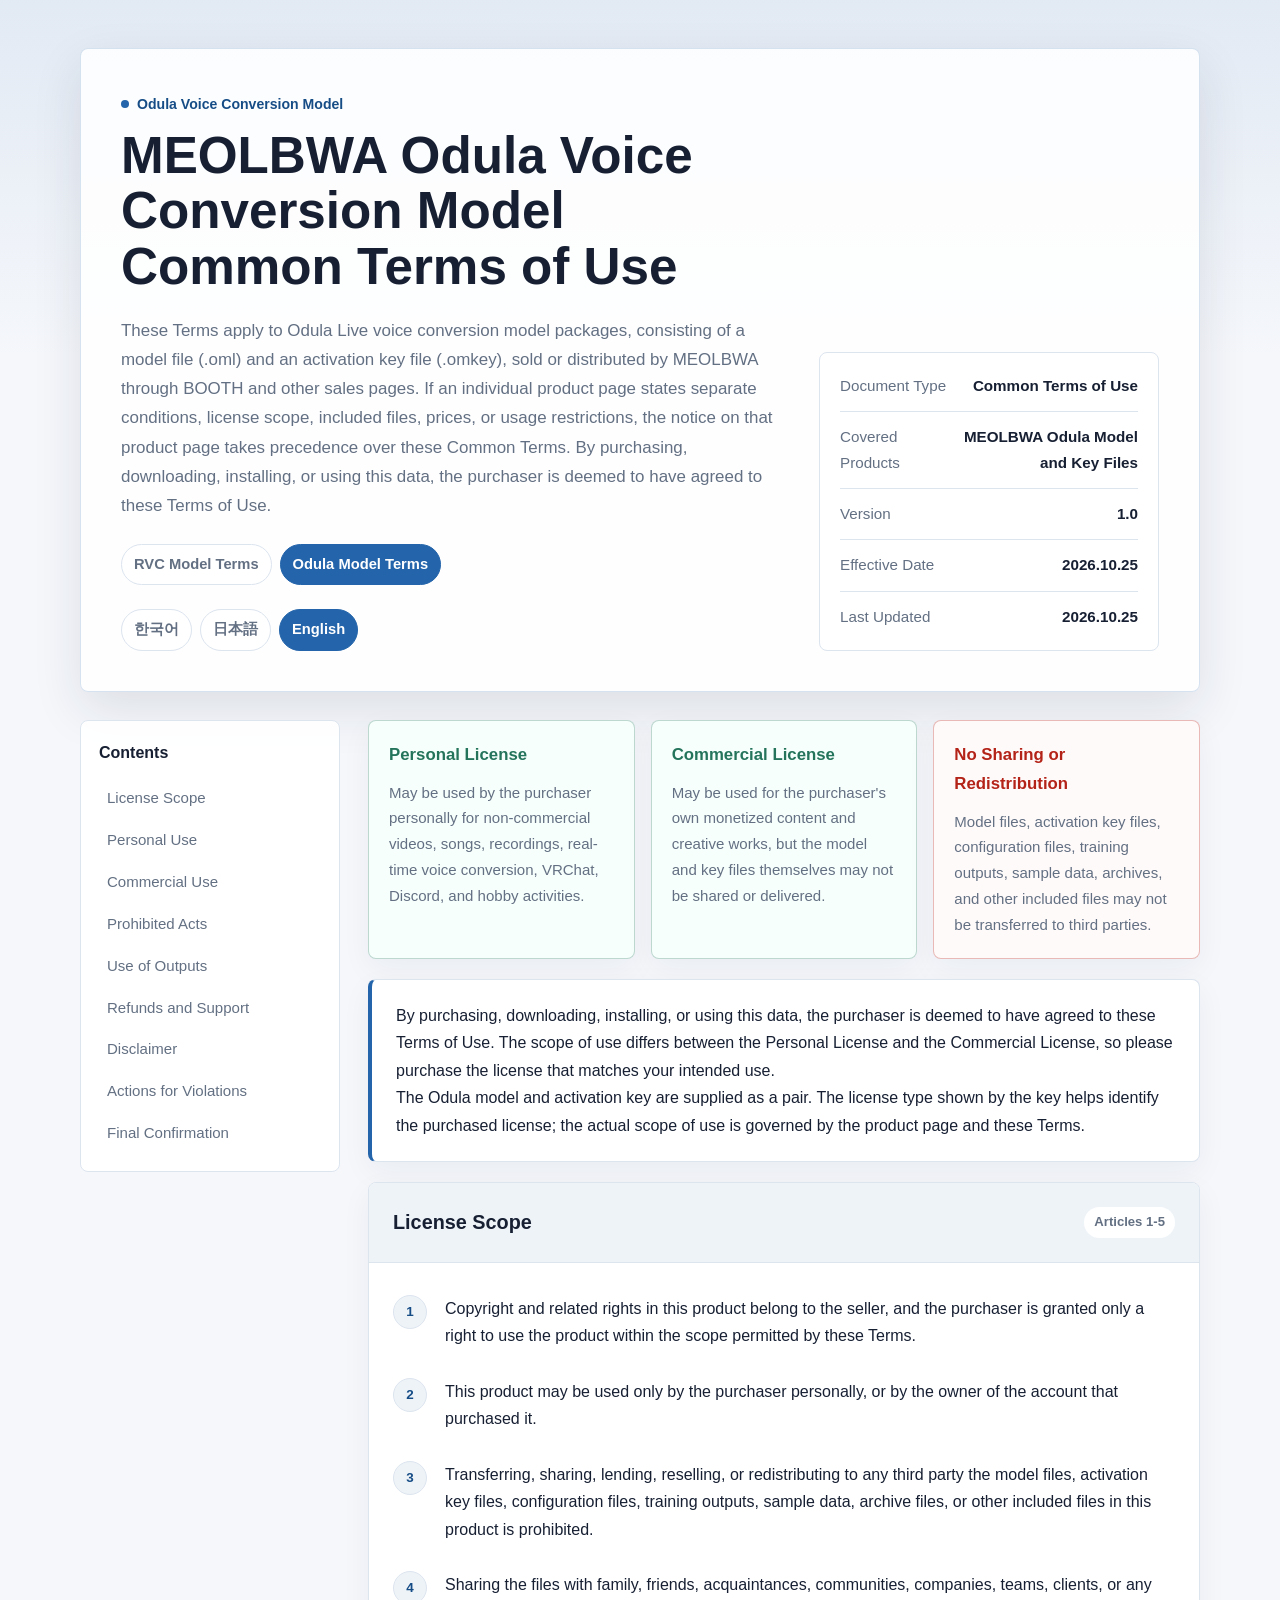
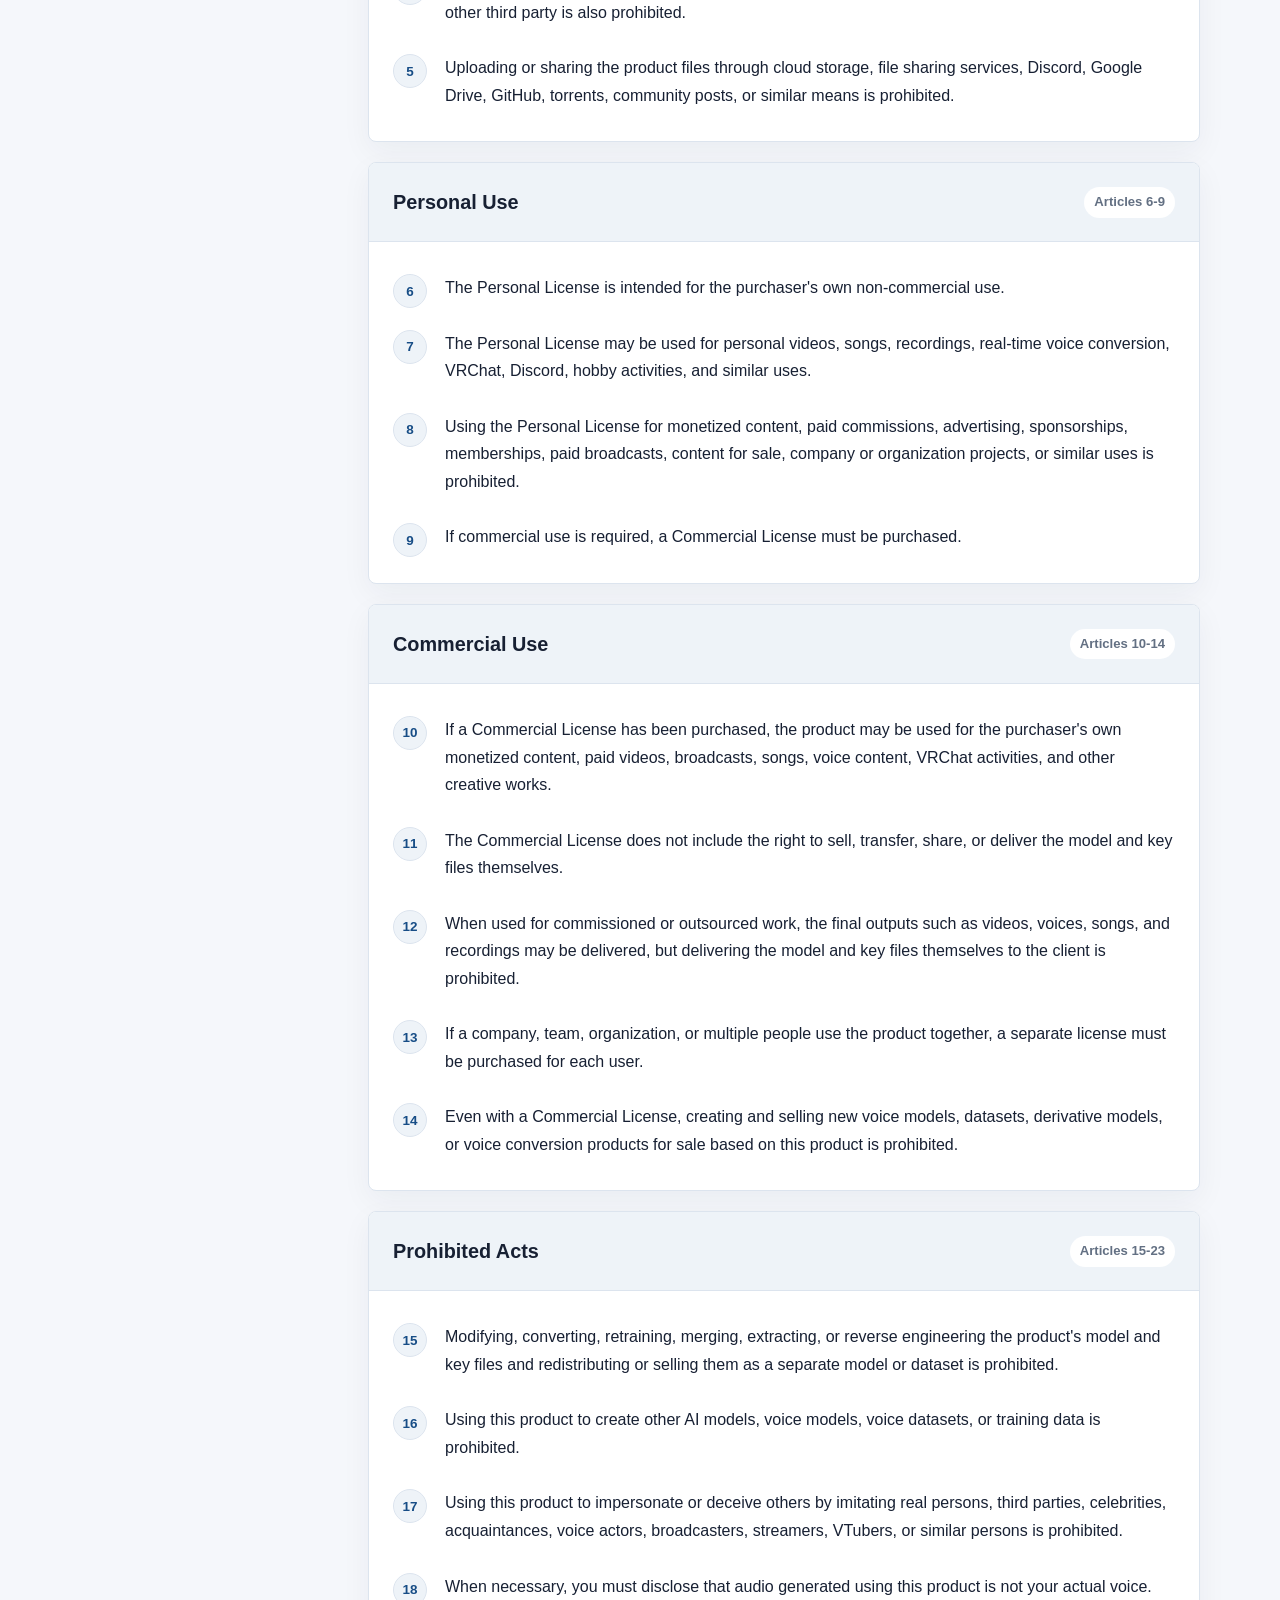
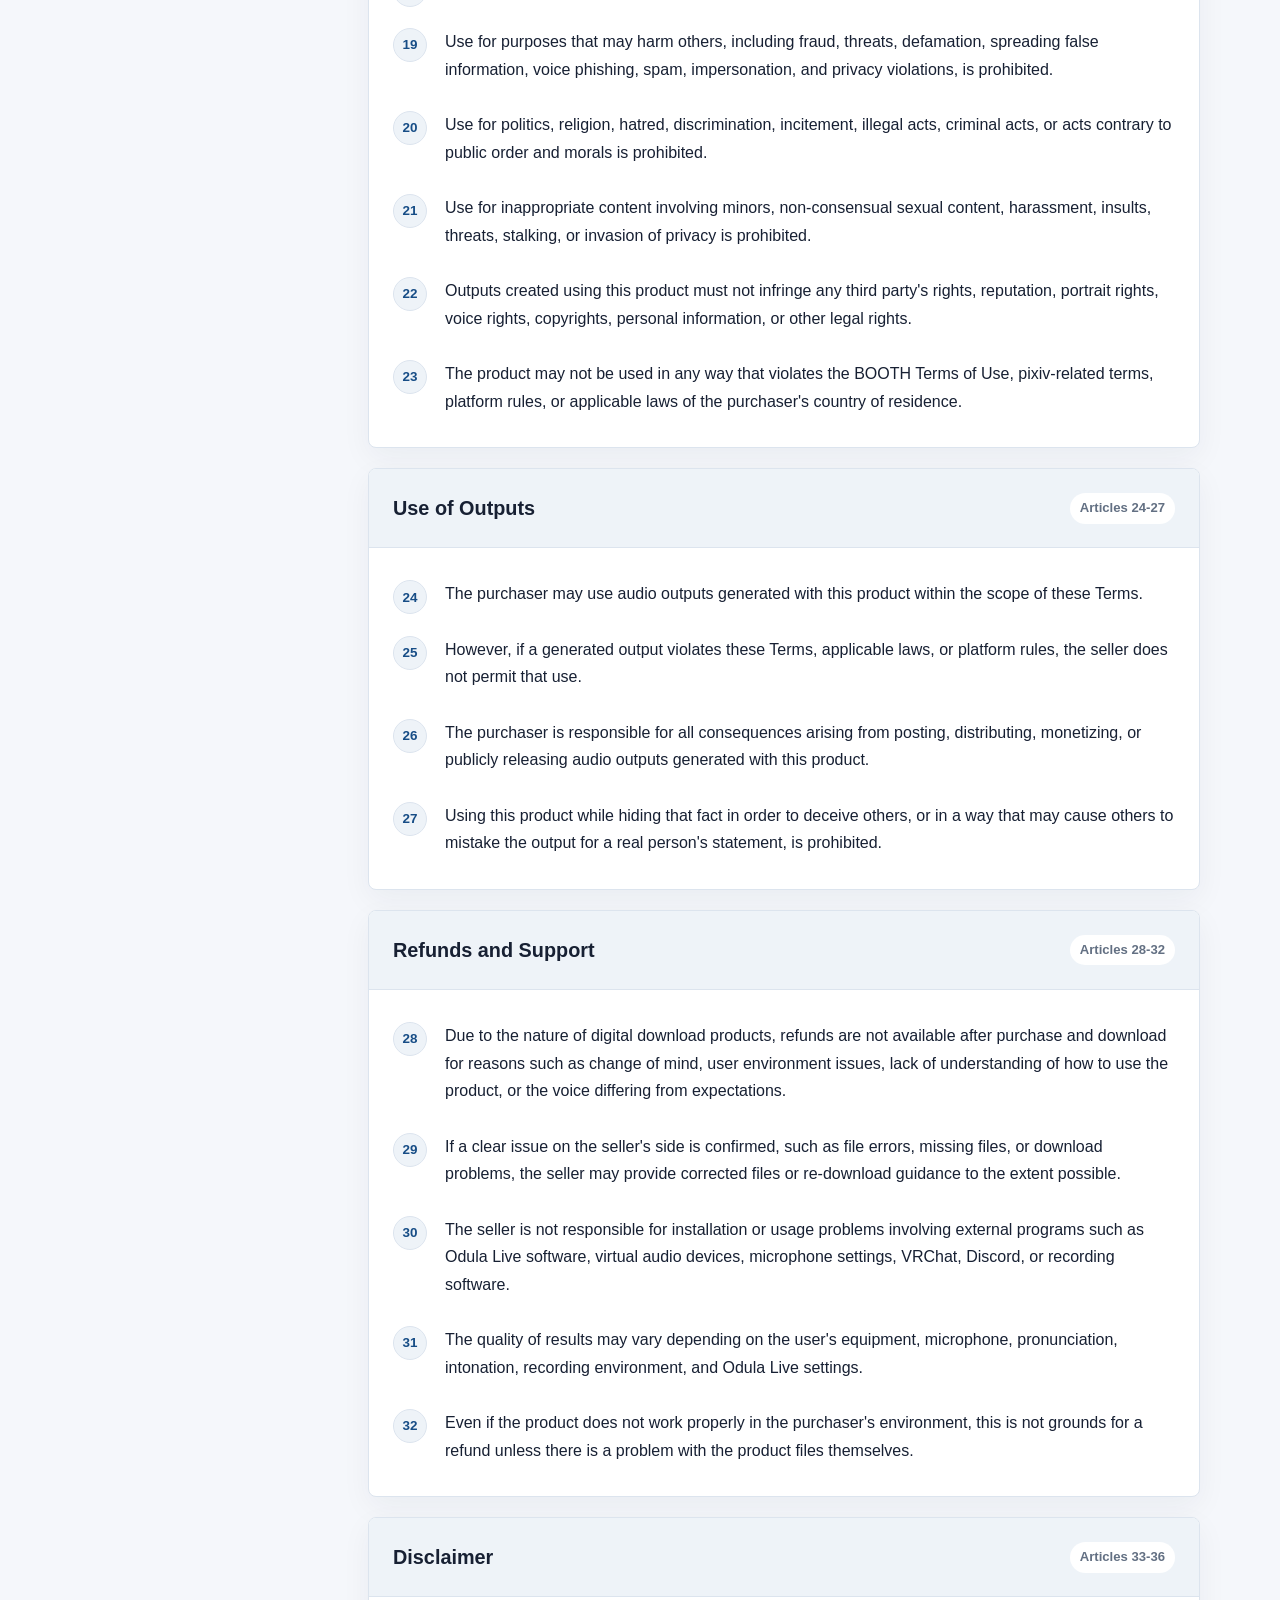
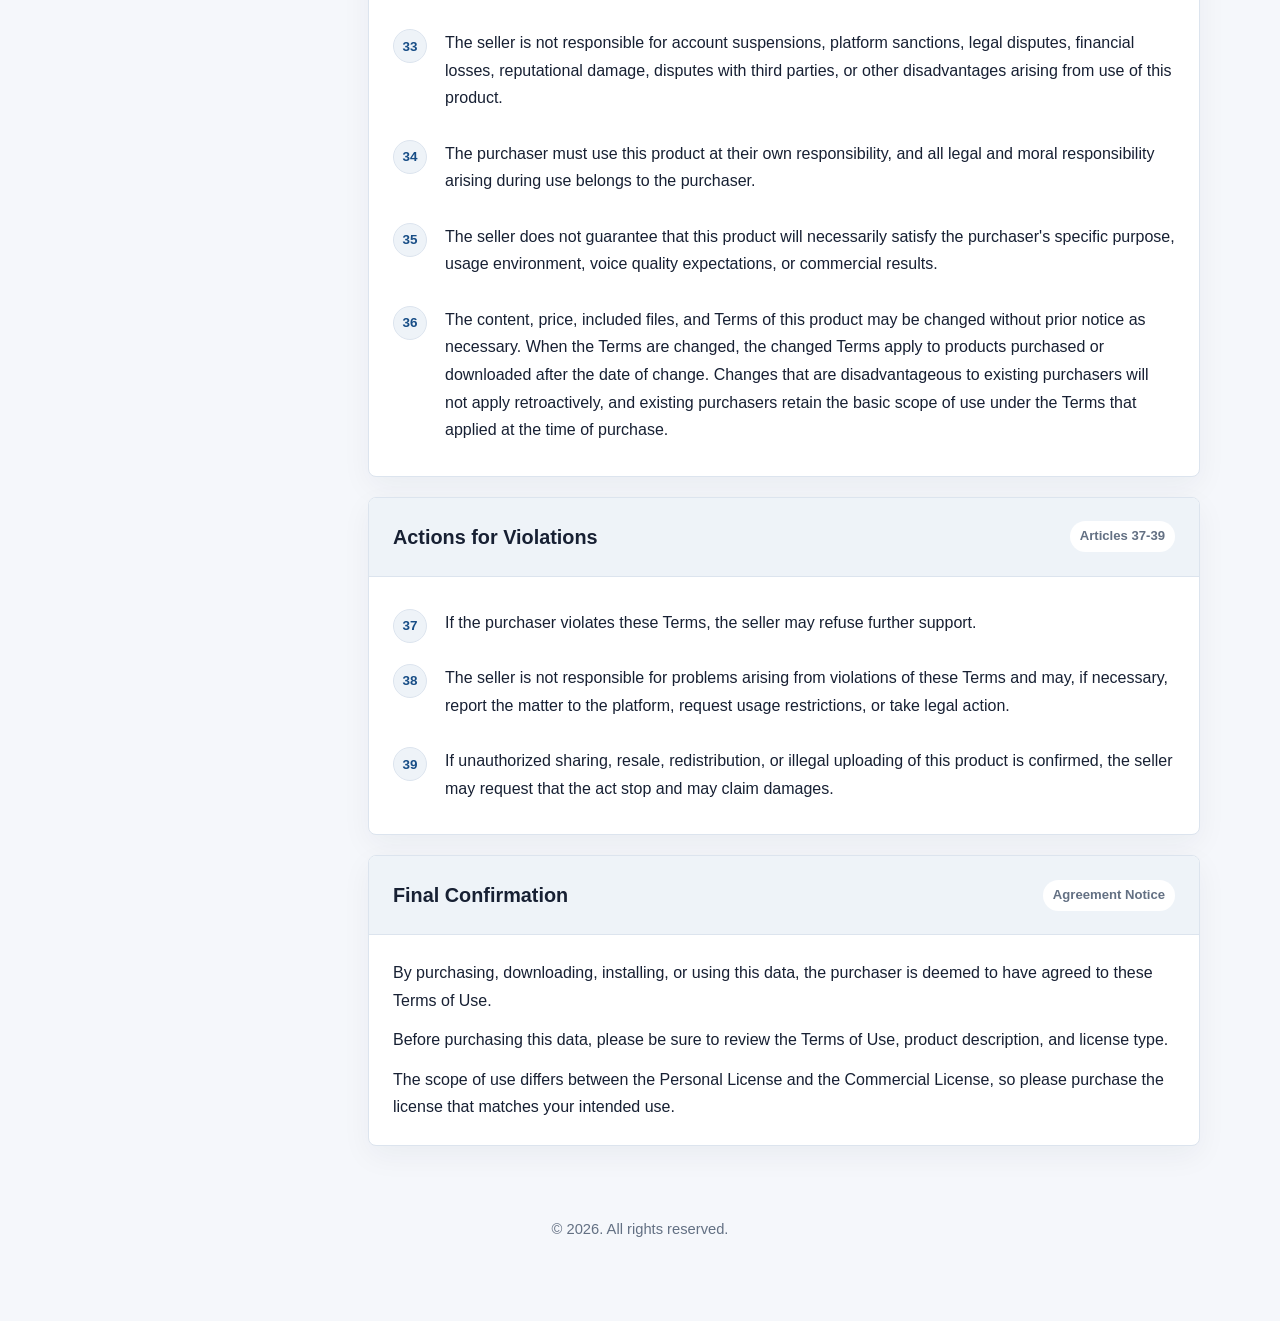
<file: odula/en.html>
<!doctype html>
<html lang="en">
<head>
  <meta charset="utf-8">
  <meta name="viewport" content="width=device-width, initial-scale=1">
  <meta name="description" content="Common terms of use and license guide for MEOLBWA Odula voice conversion model data">
  <title>MEOLBWA Odula Voice Conversion Model Common Terms of Use</title>
  <link rel="stylesheet" href="../styles.css">
</head>
<body>
  <a class="skip-link" href="#terms">Skip to content</a>

  <main class="page" id="top">
    <header class="hero" aria-labelledby="page-title">
      <div>
        <p class="eyebrow">Odula Voice Conversion Model</p>
        <h1 id="page-title">MEOLBWA Odula Voice Conversion Model Common Terms of Use</h1>
        <p class="lead">
          These Terms apply to Odula Live voice conversion model packages, consisting of a
          model file (.oml) and an activation key file (.omkey), sold or distributed by MEOLBWA
          through BOOTH and other sales pages. If an individual product page states
          separate conditions, license scope, included files, prices, or usage restrictions,
          the notice on that product page takes precedence over these Common Terms. By purchasing,
          downloading, installing, or using this data, the purchaser is deemed to have agreed to
          these Terms of Use.
        </p>
        <nav class="language-nav" aria-label="Select model terms">
          <a href="../en.html">RVC Model Terms</a>
          <a class="active" aria-current="true" href="en.html">Odula Model Terms</a>
        </nav>
        <nav class="language-nav" aria-label="Language selection">
          <a href="index.html" lang="ko">한국어</a>
          <a href="ja.html" lang="ja">日本語</a>
          <a class="active" href="en.html" aria-current="page">English</a>
        </nav>
      </div>

      <aside class="meta-panel" aria-label="Terms information">
        <div class="meta-item">
          <span class="meta-label">Document Type</span>
          <span class="meta-value">Common Terms of Use</span>
        </div>
        <div class="meta-item">
          <span class="meta-label">Covered Products</span>
          <span class="meta-value">MEOLBWA Odula Model and Key Files</span>
        </div>
        <div class="meta-item">
          <span class="meta-label">Version</span>
          <span class="meta-value">1.0</span>
        </div>
        <div class="meta-item">
          <span class="meta-label">Effective Date</span>
          <span class="meta-value">2026.10.25</span>
        </div>
        <div class="meta-item">
          <span class="meta-label">Last Updated</span>
          <span class="meta-value">2026.10.25</span>
        </div>
      </aside>
    </header>

    <div class="layout">
      <aside class="toc" aria-label="Terms table of contents">
        <p class="toc-title">Contents</p>
        <nav>
          <a href="#license">License Scope</a>
          <a href="#personal">Personal Use</a>
          <a href="#commercial">Commercial Use</a>
          <a href="#prohibited">Prohibited Acts</a>
          <a href="#outputs">Use of Outputs</a>
          <a href="#refund">Refunds and Support</a>
          <a href="#disclaimer">Disclaimer</a>
          <a href="#violation">Actions for Violations</a>
          <a href="#final">Final Confirmation</a>
        </nav>
      </aside>

      <div class="content" id="terms">
        <section class="summary-grid" aria-label="Key points">
          <article class="summary-card allowed">
            <h2>Personal License</h2>
            <p>May be used by the purchaser personally for non-commercial videos, songs, recordings, real-time voice conversion, VRChat, Discord, and hobby activities.</p>
          </article>
          <article class="summary-card allowed">
            <h2>Commercial License</h2>
            <p>May be used for the purchaser's own monetized content and creative works, but the model and key files themselves may not be shared or delivered.</p>
          </article>
          <article class="summary-card warning">
            <h2>No Sharing or Redistribution</h2>
            <p>Model files, activation key files, configuration files, training outputs, sample data, archives, and other included files may not be transferred to third parties.</p>
          </article>
        </section>

        <section class="notice" aria-label="Agreement notice">
          <p>
            By purchasing, downloading, installing, or using this data, the purchaser is deemed to have agreed to these Terms of Use.
            The scope of use differs between the Personal License and the Commercial License, so please purchase the license that matches your intended use.
          </p>
          <p>The Odula model and activation key are supplied as a pair. The license type shown by the key helps identify the purchased license; the actual scope of use is governed by the product page and these Terms.</p>
        </section>

        <section class="terms-section" id="license" aria-labelledby="license-title">
          <div class="section-heading">
            <h2 id="license-title">License Scope</h2>
            <span class="section-count">Articles 1-5</span>
          </div>
          <div class="section-body">
            <ol class="terms-list">
              <li>Copyright and related rights in this product belong to the seller, and the purchaser is granted only a right to use the product within the scope permitted by these Terms.</li>
              <li>This product may be used only by the purchaser personally, or by the owner of the account that purchased it.</li>
              <li>Transferring, sharing, lending, reselling, or redistributing to any third party the model files, activation key files, configuration files, training outputs, sample data, archive files, or other included files in this product is prohibited.</li>
              <li>Sharing the files with family, friends, acquaintances, communities, companies, teams, clients, or any other third party is also prohibited.</li>
              <li>Uploading or sharing the product files through cloud storage, file sharing services, Discord, Google Drive, GitHub, torrents, community posts, or similar means is prohibited.</li>
            </ol>
          </div>
        </section>

        <section class="terms-section" id="personal" aria-labelledby="personal-title">
          <div class="section-heading">
            <h2 id="personal-title">Personal Use</h2>
            <span class="section-count">Articles 6-9</span>
          </div>
          <div class="section-body">
            <ol class="terms-list">
              <li>The Personal License is intended for the purchaser's own non-commercial use.</li>
              <li>The Personal License may be used for personal videos, songs, recordings, real-time voice conversion, VRChat, Discord, hobby activities, and similar uses.</li>
              <li>Using the Personal License for monetized content, paid commissions, advertising, sponsorships, memberships, paid broadcasts, content for sale, company or organization projects, or similar uses is prohibited.</li>
              <li>If commercial use is required, a Commercial License must be purchased.</li>
            </ol>
          </div>
        </section>

        <section class="terms-section" id="commercial" aria-labelledby="commercial-title">
          <div class="section-heading">
            <h2 id="commercial-title">Commercial Use</h2>
            <span class="section-count">Articles 10-14</span>
          </div>
          <div class="section-body">
            <ol class="terms-list">
              <li>If a Commercial License has been purchased, the product may be used for the purchaser's own monetized content, paid videos, broadcasts, songs, voice content, VRChat activities, and other creative works.</li>
              <li>The Commercial License does not include the right to sell, transfer, share, or deliver the model and key files themselves.</li>
              <li>When used for commissioned or outsourced work, the final outputs such as videos, voices, songs, and recordings may be delivered, but delivering the model and key files themselves to the client is prohibited.</li>
              <li>If a company, team, organization, or multiple people use the product together, a separate license must be purchased for each user.</li>
              <li>Even with a Commercial License, creating and selling new voice models, datasets, derivative models, or voice conversion products for sale based on this product is prohibited.</li>
            </ol>
          </div>
        </section>

        <section class="terms-section" id="prohibited" aria-labelledby="prohibited-title">
          <div class="section-heading">
            <h2 id="prohibited-title">Prohibited Acts</h2>
            <span class="section-count">Articles 15-23</span>
          </div>
          <div class="section-body">
            <ol class="terms-list">
              <li>Modifying, converting, retraining, merging, extracting, or reverse engineering the product's model and key files and redistributing or selling them as a separate model or dataset is prohibited.</li>
              <li>Using this product to create other AI models, voice models, voice datasets, or training data is prohibited.</li>
              <li>Using this product to impersonate or deceive others by imitating real persons, third parties, celebrities, acquaintances, voice actors, broadcasters, streamers, VTubers, or similar persons is prohibited.</li>
              <li>When necessary, you must disclose that audio generated using this product is not your actual voice.</li>
              <li>Use for purposes that may harm others, including fraud, threats, defamation, spreading false information, voice phishing, spam, impersonation, and privacy violations, is prohibited.</li>
              <li>Use for politics, religion, hatred, discrimination, incitement, illegal acts, criminal acts, or acts contrary to public order and morals is prohibited.</li>
              <li>Use for inappropriate content involving minors, non-consensual sexual content, harassment, insults, threats, stalking, or invasion of privacy is prohibited.</li>
              <li>Outputs created using this product must not infringe any third party's rights, reputation, portrait rights, voice rights, copyrights, personal information, or other legal rights.</li>
              <li>The product may not be used in any way that violates the BOOTH Terms of Use, pixiv-related terms, platform rules, or applicable laws of the purchaser's country of residence.</li>
            </ol>
          </div>
        </section>

        <section class="terms-section" id="outputs" aria-labelledby="outputs-title">
          <div class="section-heading">
            <h2 id="outputs-title">Use of Outputs</h2>
            <span class="section-count">Articles 24-27</span>
          </div>
          <div class="section-body">
            <ol class="terms-list">
              <li>The purchaser may use audio outputs generated with this product within the scope of these Terms.</li>
              <li>However, if a generated output violates these Terms, applicable laws, or platform rules, the seller does not permit that use.</li>
              <li>The purchaser is responsible for all consequences arising from posting, distributing, monetizing, or publicly releasing audio outputs generated with this product.</li>
              <li>Using this product while hiding that fact in order to deceive others, or in a way that may cause others to mistake the output for a real person's statement, is prohibited.</li>
            </ol>
          </div>
        </section>

        <section class="terms-section" id="refund" aria-labelledby="refund-title">
          <div class="section-heading">
            <h2 id="refund-title">Refunds and Support</h2>
            <span class="section-count">Articles 28-32</span>
          </div>
          <div class="section-body">
            <ol class="terms-list">
              <li>Due to the nature of digital download products, refunds are not available after purchase and download for reasons such as change of mind, user environment issues, lack of understanding of how to use the product, or the voice differing from expectations.</li>
              <li>If a clear issue on the seller's side is confirmed, such as file errors, missing files, or download problems, the seller may provide corrected files or re-download guidance to the extent possible.</li>
              <li>The seller is not responsible for installation or usage problems involving external programs such as Odula Live software, virtual audio devices, microphone settings, VRChat, Discord, or recording software.</li>
              <li>The quality of results may vary depending on the user's equipment, microphone, pronunciation, intonation, recording environment, and Odula Live settings.</li>
              <li>Even if the product does not work properly in the purchaser's environment, this is not grounds for a refund unless there is a problem with the product files themselves.</li>
            </ol>
          </div>
        </section>

        <section class="terms-section" id="disclaimer" aria-labelledby="disclaimer-title">
          <div class="section-heading">
            <h2 id="disclaimer-title">Disclaimer</h2>
            <span class="section-count">Articles 33-36</span>
          </div>
          <div class="section-body">
            <ol class="terms-list">
              <li>The seller is not responsible for account suspensions, platform sanctions, legal disputes, financial losses, reputational damage, disputes with third parties, or other disadvantages arising from use of this product.</li>
              <li>The purchaser must use this product at their own responsibility, and all legal and moral responsibility arising during use belongs to the purchaser.</li>
              <li>The seller does not guarantee that this product will necessarily satisfy the purchaser's specific purpose, usage environment, voice quality expectations, or commercial results.</li>
              <li>The content, price, included files, and Terms of this product may be changed without prior notice as necessary. When the Terms are changed, the changed Terms apply to products purchased or downloaded after the date of change. Changes that are disadvantageous to existing purchasers will not apply retroactively, and existing purchasers retain the basic scope of use under the Terms that applied at the time of purchase.</li>
            </ol>
          </div>
        </section>

        <section class="terms-section" id="violation" aria-labelledby="violation-title">
          <div class="section-heading">
            <h2 id="violation-title">Actions for Violations</h2>
            <span class="section-count">Articles 37-39</span>
          </div>
          <div class="section-body">
            <ol class="terms-list">
              <li>If the purchaser violates these Terms, the seller may refuse further support.</li>
              <li>The seller is not responsible for problems arising from violations of these Terms and may, if necessary, report the matter to the platform, request usage restrictions, or take legal action.</li>
              <li>If unauthorized sharing, resale, redistribution, or illegal uploading of this product is confirmed, the seller may request that the act stop and may claim damages.</li>
            </ol>
          </div>
        </section>

        <section class="terms-section" id="final" aria-labelledby="final-title">
          <div class="section-heading">
            <h2 id="final-title">Final Confirmation</h2>
            <span class="section-count">Agreement Notice</span>
          </div>
          <div class="section-body">
            <p>By purchasing, downloading, installing, or using this data, the purchaser is deemed to have agreed to these Terms of Use.</p>
            <p>Before purchasing this data, please be sure to review the Terms of Use, product description, and license type.</p>
            <p>The scope of use differs between the Personal License and the Commercial License, so please purchase the license that matches your intended use.</p>
          </div>
        </section>
      </div>
    </div>

    <footer class="footer">
      <p>© 2026. All rights reserved.</p>
    </footer>
  </main>
</body>
</html>
</file>
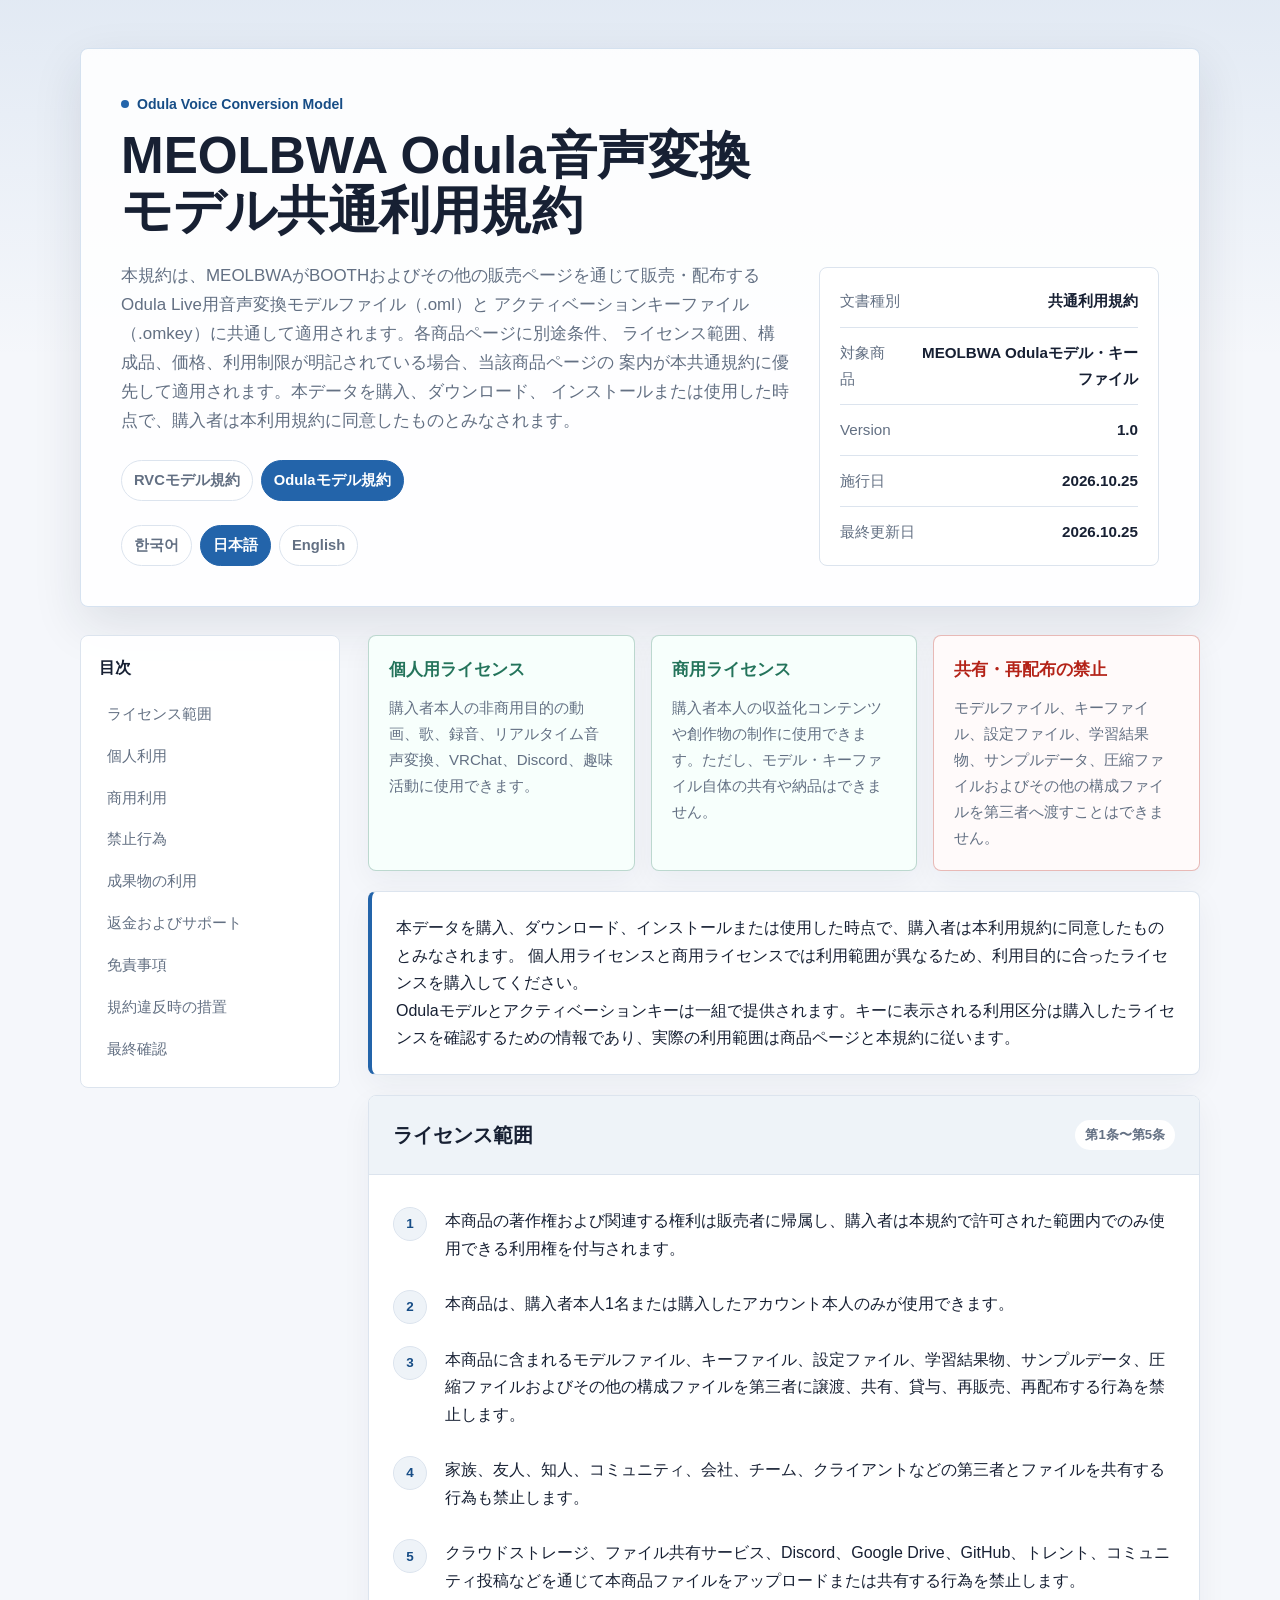
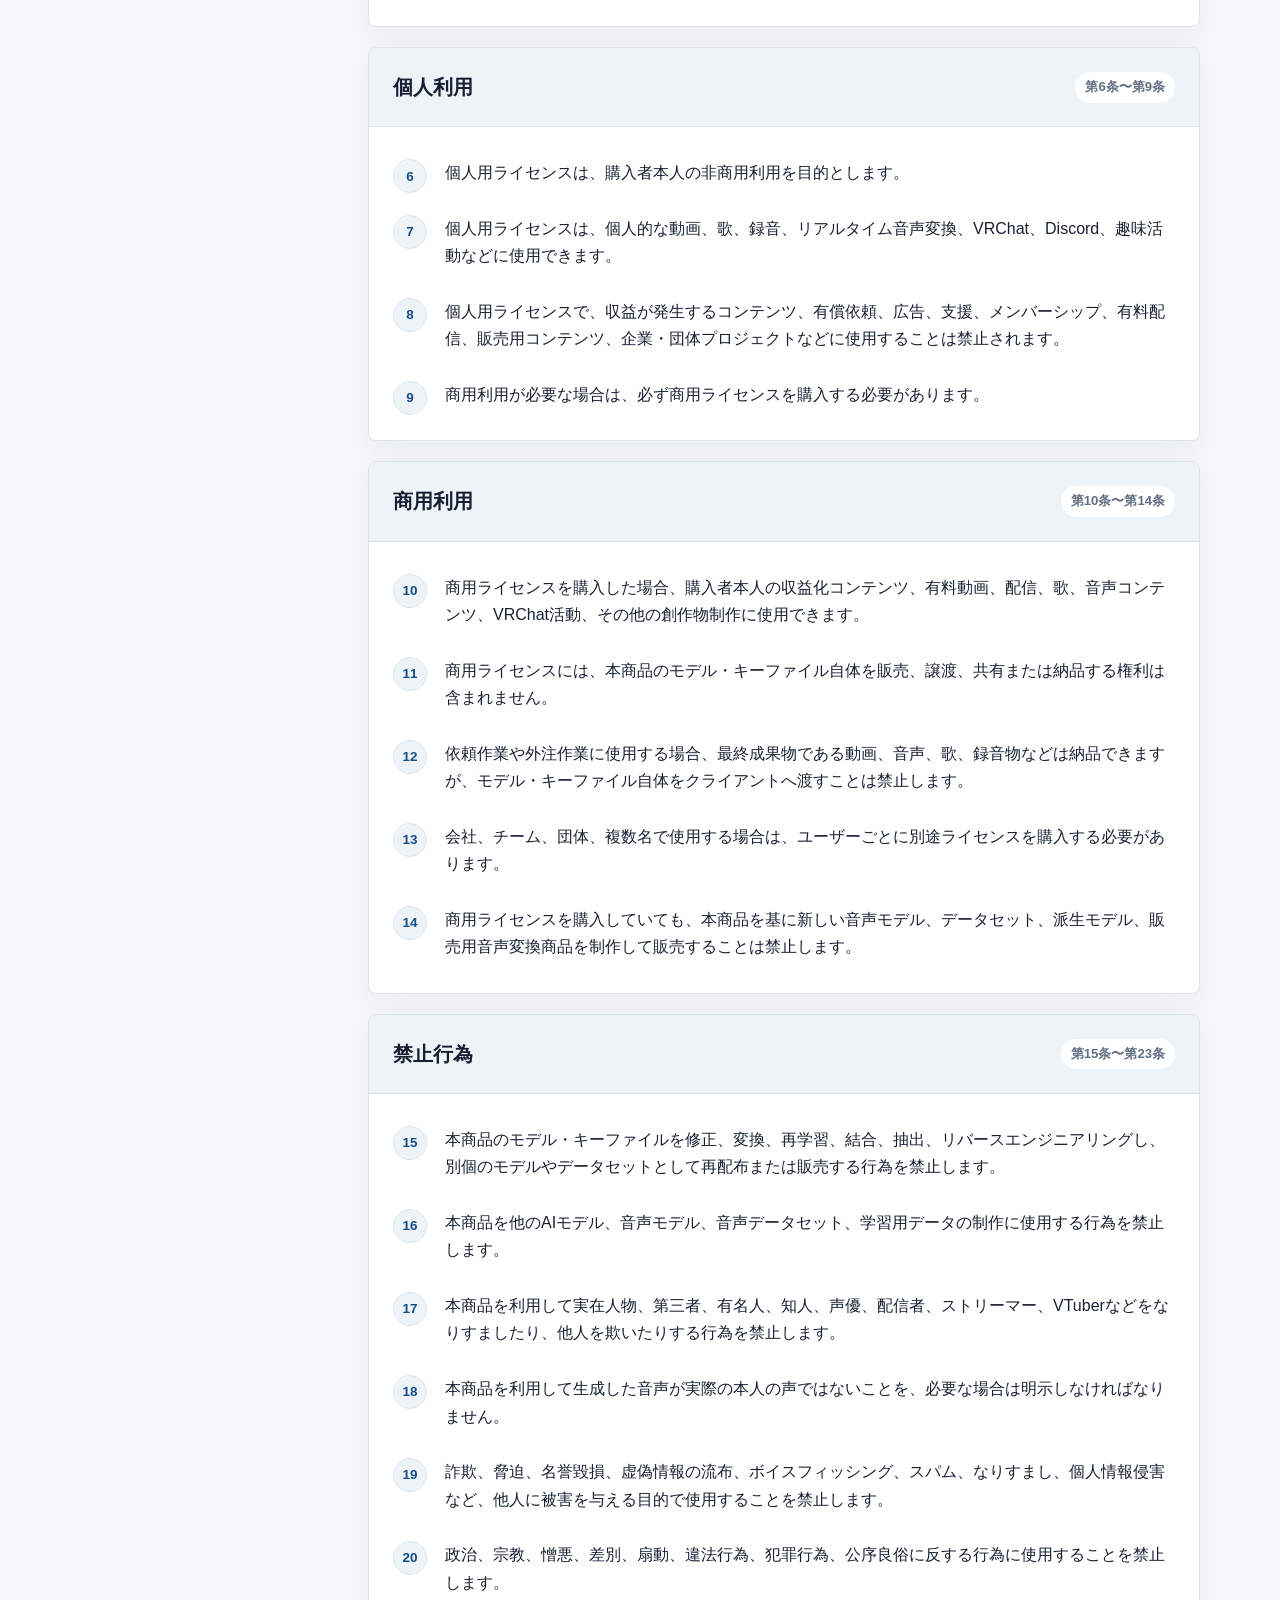
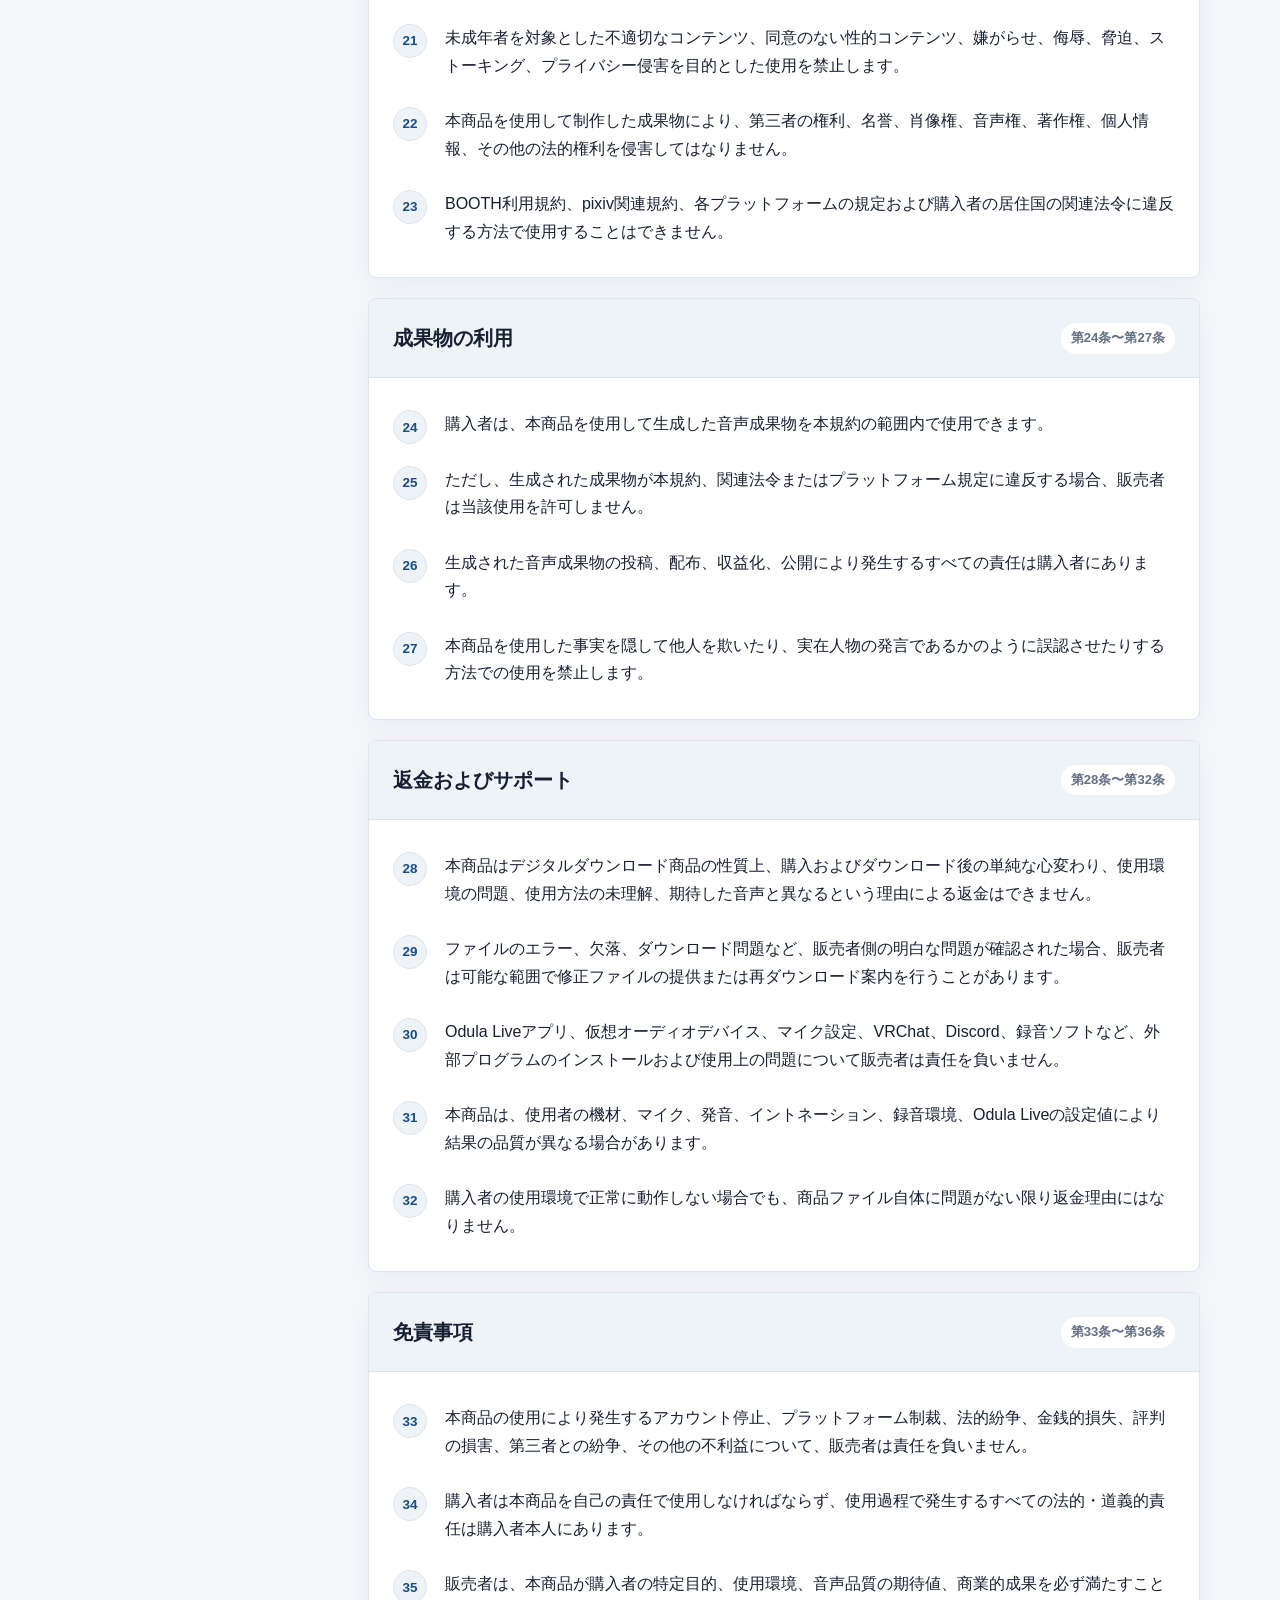
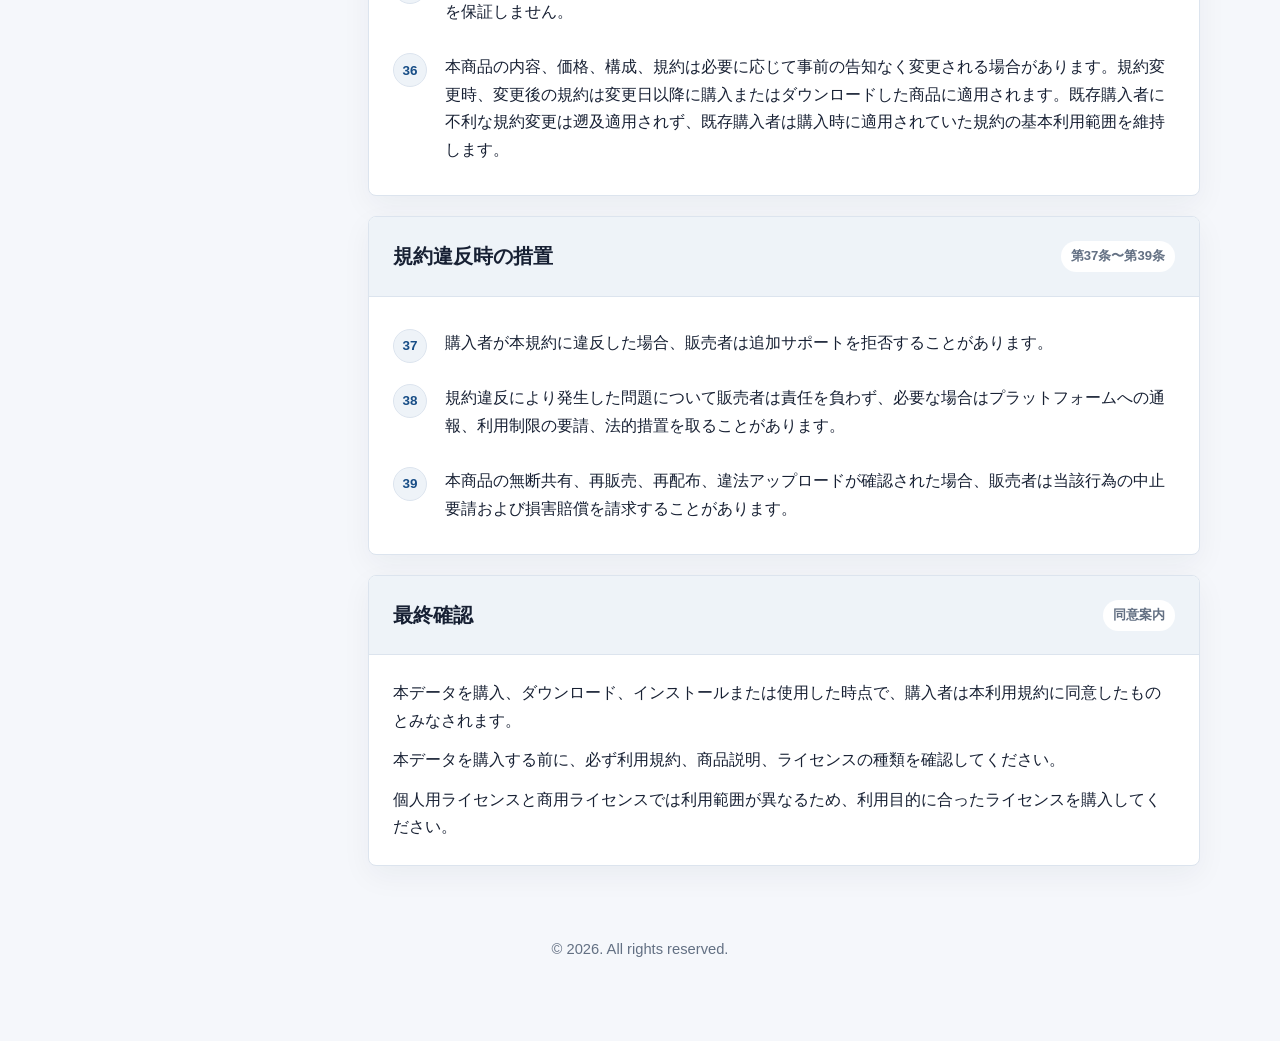
<file: odula/ja.html>
<!doctype html>
<html lang="ja">
<head>
  <meta charset="utf-8">
  <meta name="viewport" content="width=device-width, initial-scale=1">
  <meta name="description" content="MEOLBWA Odula Live用音声変換モデルデータ共通利用規約およびライセンス案内">
  <title>MEOLBWA Odula音声変換モデル共通利用規約</title>
  <link rel="stylesheet" href="../styles.css">
</head>
<body>
  <a class="skip-link" href="#terms">本文へ移動</a>

  <main class="page" id="top">
    <header class="hero" aria-labelledby="page-title">
      <div>
        <p class="eyebrow">Odula Voice Conversion Model</p>
        <h1 id="page-title">MEOLBWA Odula音声変換モデル共通利用規約</h1>
        <p class="lead">
          本規約は、MEOLBWAがBOOTHおよびその他の販売ページを通じて販売・配布する
          Odula Live用音声変換モデルファイル（.oml）と
          アクティベーションキーファイル（.omkey）に共通して適用されます。各商品ページに別途条件、
          ライセンス範囲、構成品、価格、利用制限が明記されている場合、当該商品ページの
          案内が本共通規約に優先して適用されます。本データを購入、ダウンロード、
          インストールまたは使用した時点で、購入者は本利用規約に同意したものとみなされます。
        </p>
        <nav class="language-nav" aria-label="モデル規約の選択">
          <a href="../ja.html">RVCモデル規約</a>
          <a class="active" aria-current="true" href="ja.html">Odulaモデル規約</a>
        </nav>
        <nav class="language-nav" aria-label="言語選択">
          <a href="index.html" lang="ko">한국어</a>
          <a class="active" href="ja.html" aria-current="page">日本語</a>
          <a href="en.html" lang="en">English</a>
        </nav>
      </div>

      <aside class="meta-panel" aria-label="規約の基本情報">
        <div class="meta-item">
          <span class="meta-label">文書種別</span>
          <span class="meta-value">共通利用規約</span>
        </div>
        <div class="meta-item">
          <span class="meta-label">対象商品</span>
          <span class="meta-value">MEOLBWA Odulaモデル・キーファイル</span>
        </div>
        <div class="meta-item">
          <span class="meta-label">Version</span>
          <span class="meta-value">1.0</span>
        </div>
        <div class="meta-item">
          <span class="meta-label">施行日</span>
          <span class="meta-value">2026.10.25</span>
        </div>
        <div class="meta-item">
          <span class="meta-label">最終更新日</span>
          <span class="meta-value">2026.10.25</span>
        </div>
      </aside>
    </header>

    <div class="layout">
      <aside class="toc" aria-label="規約目次">
        <p class="toc-title">目次</p>
        <nav>
          <a href="#license">ライセンス範囲</a>
          <a href="#personal">個人利用</a>
          <a href="#commercial">商用利用</a>
          <a href="#prohibited">禁止行為</a>
          <a href="#outputs">成果物の利用</a>
          <a href="#refund">返金およびサポート</a>
          <a href="#disclaimer">免責事項</a>
          <a href="#violation">規約違反時の措置</a>
          <a href="#final">最終確認</a>
        </nav>
      </aside>

      <div class="content" id="terms">
        <section class="summary-grid" aria-label="主な案内">
          <article class="summary-card allowed">
            <h2>個人用ライセンス</h2>
            <p>購入者本人の非商用目的の動画、歌、録音、リアルタイム音声変換、VRChat、Discord、趣味活動に使用できます。</p>
          </article>
          <article class="summary-card allowed">
            <h2>商用ライセンス</h2>
            <p>購入者本人の収益化コンテンツや創作物の制作に使用できます。ただし、モデル・キーファイル自体の共有や納品はできません。</p>
          </article>
          <article class="summary-card warning">
            <h2>共有・再配布の禁止</h2>
            <p>モデルファイル、キーファイル、設定ファイル、学習結果物、サンプルデータ、圧縮ファイルおよびその他の構成ファイルを第三者へ渡すことはできません。</p>
          </article>
        </section>

        <section class="notice" aria-label="規約への同意案内">
          <p>
            本データを購入、ダウンロード、インストールまたは使用した時点で、購入者は本利用規約に同意したものとみなされます。
            個人用ライセンスと商用ライセンスでは利用範囲が異なるため、利用目的に合ったライセンスを購入してください。
          </p>
          <p>Odulaモデルとアクティベーションキーは一組で提供されます。キーに表示される利用区分は購入したライセンスを確認するための情報であり、実際の利用範囲は商品ページと本規約に従います。</p>
        </section>

        <section class="terms-section" id="license" aria-labelledby="license-title">
          <div class="section-heading">
            <h2 id="license-title">ライセンス範囲</h2>
            <span class="section-count">第1条〜第5条</span>
          </div>
          <div class="section-body">
            <ol class="terms-list">
              <li>本商品の著作権および関連する権利は販売者に帰属し、購入者は本規約で許可された範囲内でのみ使用できる利用権を付与されます。</li>
              <li>本商品は、購入者本人1名または購入したアカウント本人のみが使用できます。</li>
              <li>本商品に含まれるモデルファイル、キーファイル、設定ファイル、学習結果物、サンプルデータ、圧縮ファイルおよびその他の構成ファイルを第三者に譲渡、共有、貸与、再販売、再配布する行為を禁止します。</li>
              <li>家族、友人、知人、コミュニティ、会社、チーム、クライアントなどの第三者とファイルを共有する行為も禁止します。</li>
              <li>クラウドストレージ、ファイル共有サービス、Discord、Google Drive、GitHub、トレント、コミュニティ投稿などを通じて本商品ファイルをアップロードまたは共有する行為を禁止します。</li>
            </ol>
          </div>
        </section>

        <section class="terms-section" id="personal" aria-labelledby="personal-title">
          <div class="section-heading">
            <h2 id="personal-title">個人利用</h2>
            <span class="section-count">第6条〜第9条</span>
          </div>
          <div class="section-body">
            <ol class="terms-list">
              <li>個人用ライセンスは、購入者本人の非商用利用を目的とします。</li>
              <li>個人用ライセンスは、個人的な動画、歌、録音、リアルタイム音声変換、VRChat、Discord、趣味活動などに使用できます。</li>
              <li>個人用ライセンスで、収益が発生するコンテンツ、有償依頼、広告、支援、メンバーシップ、有料配信、販売用コンテンツ、企業・団体プロジェクトなどに使用することは禁止されます。</li>
              <li>商用利用が必要な場合は、必ず商用ライセンスを購入する必要があります。</li>
            </ol>
          </div>
        </section>

        <section class="terms-section" id="commercial" aria-labelledby="commercial-title">
          <div class="section-heading">
            <h2 id="commercial-title">商用利用</h2>
            <span class="section-count">第10条〜第14条</span>
          </div>
          <div class="section-body">
            <ol class="terms-list">
              <li>商用ライセンスを購入した場合、購入者本人の収益化コンテンツ、有料動画、配信、歌、音声コンテンツ、VRChat活動、その他の創作物制作に使用できます。</li>
              <li>商用ライセンスには、本商品のモデル・キーファイル自体を販売、譲渡、共有または納品する権利は含まれません。</li>
              <li>依頼作業や外注作業に使用する場合、最終成果物である動画、音声、歌、録音物などは納品できますが、モデル・キーファイル自体をクライアントへ渡すことは禁止します。</li>
              <li>会社、チーム、団体、複数名で使用する場合は、ユーザーごとに別途ライセンスを購入する必要があります。</li>
              <li>商用ライセンスを購入していても、本商品を基に新しい音声モデル、データセット、派生モデル、販売用音声変換商品を制作して販売することは禁止します。</li>
            </ol>
          </div>
        </section>

        <section class="terms-section" id="prohibited" aria-labelledby="prohibited-title">
          <div class="section-heading">
            <h2 id="prohibited-title">禁止行為</h2>
            <span class="section-count">第15条〜第23条</span>
          </div>
          <div class="section-body">
            <ol class="terms-list">
              <li>本商品のモデル・キーファイルを修正、変換、再学習、結合、抽出、リバースエンジニアリングし、別個のモデルやデータセットとして再配布または販売する行為を禁止します。</li>
              <li>本商品を他のAIモデル、音声モデル、音声データセット、学習用データの制作に使用する行為を禁止します。</li>
              <li>本商品を利用して実在人物、第三者、有名人、知人、声優、配信者、ストリーマー、VTuberなどをなりすましたり、他人を欺いたりする行為を禁止します。</li>
              <li>本商品を利用して生成した音声が実際の本人の声ではないことを、必要な場合は明示しなければなりません。</li>
              <li>詐欺、脅迫、名誉毀損、虚偽情報の流布、ボイスフィッシング、スパム、なりすまし、個人情報侵害など、他人に被害を与える目的で使用することを禁止します。</li>
              <li>政治、宗教、憎悪、差別、扇動、違法行為、犯罪行為、公序良俗に反する行為に使用することを禁止します。</li>
              <li>未成年者を対象とした不適切なコンテンツ、同意のない性的コンテンツ、嫌がらせ、侮辱、脅迫、ストーキング、プライバシー侵害を目的とした使用を禁止します。</li>
              <li>本商品を使用して制作した成果物により、第三者の権利、名誉、肖像権、音声権、著作権、個人情報、その他の法的権利を侵害してはなりません。</li>
              <li>BOOTH利用規約、pixiv関連規約、各プラットフォームの規定および購入者の居住国の関連法令に違反する方法で使用することはできません。</li>
            </ol>
          </div>
        </section>

        <section class="terms-section" id="outputs" aria-labelledby="outputs-title">
          <div class="section-heading">
            <h2 id="outputs-title">成果物の利用</h2>
            <span class="section-count">第24条〜第27条</span>
          </div>
          <div class="section-body">
            <ol class="terms-list">
              <li>購入者は、本商品を使用して生成した音声成果物を本規約の範囲内で使用できます。</li>
              <li>ただし、生成された成果物が本規約、関連法令またはプラットフォーム規定に違反する場合、販売者は当該使用を許可しません。</li>
              <li>生成された音声成果物の投稿、配布、収益化、公開により発生するすべての責任は購入者にあります。</li>
              <li>本商品を使用した事実を隠して他人を欺いたり、実在人物の発言であるかのように誤認させたりする方法での使用を禁止します。</li>
            </ol>
          </div>
        </section>

        <section class="terms-section" id="refund" aria-labelledby="refund-title">
          <div class="section-heading">
            <h2 id="refund-title">返金およびサポート</h2>
            <span class="section-count">第28条〜第32条</span>
          </div>
          <div class="section-body">
            <ol class="terms-list">
              <li>本商品はデジタルダウンロード商品の性質上、購入およびダウンロード後の単純な心変わり、使用環境の問題、使用方法の未理解、期待した音声と異なるという理由による返金はできません。</li>
              <li>ファイルのエラー、欠落、ダウンロード問題など、販売者側の明白な問題が確認された場合、販売者は可能な範囲で修正ファイルの提供または再ダウンロード案内を行うことがあります。</li>
              <li>Odula Liveアプリ、仮想オーディオデバイス、マイク設定、VRChat、Discord、録音ソフトなど、外部プログラムのインストールおよび使用上の問題について販売者は責任を負いません。</li>
              <li>本商品は、使用者の機材、マイク、発音、イントネーション、録音環境、Odula Liveの設定値により結果の品質が異なる場合があります。</li>
              <li>購入者の使用環境で正常に動作しない場合でも、商品ファイル自体に問題がない限り返金理由にはなりません。</li>
            </ol>
          </div>
        </section>

        <section class="terms-section" id="disclaimer" aria-labelledby="disclaimer-title">
          <div class="section-heading">
            <h2 id="disclaimer-title">免責事項</h2>
            <span class="section-count">第33条〜第36条</span>
          </div>
          <div class="section-body">
            <ol class="terms-list">
              <li>本商品の使用により発生するアカウント停止、プラットフォーム制裁、法的紛争、金銭的損失、評判の損害、第三者との紛争、その他の不利益について、販売者は責任を負いません。</li>
              <li>購入者は本商品を自己の責任で使用しなければならず、使用過程で発生するすべての法的・道義的責任は購入者本人にあります。</li>
              <li>販売者は、本商品が購入者の特定目的、使用環境、音声品質の期待値、商業的成果を必ず満たすことを保証しません。</li>
              <li>本商品の内容、価格、構成、規約は必要に応じて事前の告知なく変更される場合があります。規約変更時、変更後の規約は変更日以降に購入またはダウンロードした商品に適用されます。既存購入者に不利な規約変更は遡及適用されず、既存購入者は購入時に適用されていた規約の基本利用範囲を維持します。</li>
            </ol>
          </div>
        </section>

        <section class="terms-section" id="violation" aria-labelledby="violation-title">
          <div class="section-heading">
            <h2 id="violation-title">規約違反時の措置</h2>
            <span class="section-count">第37条〜第39条</span>
          </div>
          <div class="section-body">
            <ol class="terms-list">
              <li>購入者が本規約に違反した場合、販売者は追加サポートを拒否することがあります。</li>
              <li>規約違反により発生した問題について販売者は責任を負わず、必要な場合はプラットフォームへの通報、利用制限の要請、法的措置を取ることがあります。</li>
              <li>本商品の無断共有、再販売、再配布、違法アップロードが確認された場合、販売者は当該行為の中止要請および損害賠償を請求することがあります。</li>
            </ol>
          </div>
        </section>

        <section class="terms-section" id="final" aria-labelledby="final-title">
          <div class="section-heading">
            <h2 id="final-title">最終確認</h2>
            <span class="section-count">同意案内</span>
          </div>
          <div class="section-body">
            <p>本データを購入、ダウンロード、インストールまたは使用した時点で、購入者は本利用規約に同意したものとみなされます。</p>
            <p>本データを購入する前に、必ず利用規約、商品説明、ライセンスの種類を確認してください。</p>
            <p>個人用ライセンスと商用ライセンスでは利用範囲が異なるため、利用目的に合ったライセンスを購入してください。</p>
          </div>
        </section>
      </div>
    </div>

    <footer class="footer">
      <p>© 2026. All rights reserved.</p>
    </footer>
  </main>
</body>
</html>
</file>
<file: styles.css>
:root {
  color-scheme: light;
  --bg: #f5f7fb;
  --surface: #ffffff;
  --surface-muted: #eef3f8;
  --text: #172033;
  --muted: #637083;
  --line: #dce4ee;
  --accent: #2364aa;
  --accent-strong: #174d86;
  --danger: #b42318;
  --success: #24745b;
  --shadow: 0 18px 50px rgba(23, 32, 51, 0.11);
  --radius: 8px;
}

* {
  box-sizing: border-box;
}

html {
  scroll-behavior: smooth;
}

body {
  margin: 0;
  min-width: 320px;
  background:
    linear-gradient(180deg, rgba(35, 100, 170, 0.09), rgba(245, 247, 251, 0) 360px),
    var(--bg);
  color: var(--text);
  font-family: -apple-system, BlinkMacSystemFont, "Segoe UI", "Noto Sans KR", "Noto Sans JP", "Apple SD Gothic Neo", sans-serif;
  line-height: 1.72;
  overflow-wrap: break-word;
  word-break: keep-all;
}

a {
  color: inherit;
}

.skip-link {
  position: absolute;
  left: 16px;
  top: -48px;
  z-index: 20;
  padding: 10px 14px;
  border-radius: var(--radius);
  background: var(--text);
  color: #fff;
  text-decoration: none;
  transition: top 0.2s ease;
}

.skip-link:focus {
  top: 16px;
}

.page {
  width: min(1120px, calc(100% - 32px));
  margin: 0 auto;
  padding: 48px 0 64px;
}

.hero {
  display: grid;
  grid-template-columns: minmax(0, 1fr) 340px;
  gap: 28px;
  align-items: end;
  padding: 40px;
  border: 1px solid rgba(35, 100, 170, 0.18);
  border-radius: var(--radius);
  background: rgba(255, 255, 255, 0.86);
  box-shadow: var(--shadow);
}

.hero > div {
  min-width: 0;
}

html[lang="ja"] body {
  word-break: normal;
}

.eyebrow {
  display: inline-flex;
  align-items: center;
  gap: 8px;
  margin: 0 0 12px;
  color: var(--accent-strong);
  font-size: 0.88rem;
  font-weight: 700;
  letter-spacing: 0;
}

.eyebrow::before {
  content: "";
  width: 8px;
  height: 8px;
  border-radius: 999px;
  background: var(--accent);
}

h1 {
  max-width: 760px;
  margin: 0;
  font-size: clamp(2.05rem, 4vw, 4.25rem);
  line-height: 1.08;
  letter-spacing: 0;
}

.lead {
  max-width: 720px;
  margin: 22px 0 0;
  color: var(--muted);
  font-size: 1.06rem;
}

.language-nav {
  display: flex;
  flex-wrap: wrap;
  gap: 8px;
  margin-top: 24px;
}

.language-nav a {
  display: inline-flex;
  align-items: center;
  min-height: 36px;
  padding: 7px 12px;
  border: 1px solid var(--line);
  border-radius: 999px;
  background: #fff;
  color: var(--muted);
  font-size: 0.92rem;
  font-weight: 700;
  text-decoration: none;
}

.language-nav a:hover,
.language-nav a:focus {
  border-color: rgba(35, 100, 170, 0.42);
  color: var(--accent-strong);
  outline: none;
}

.language-nav a.active {
  border-color: var(--accent);
  background: var(--accent);
  color: #fff;
}

.meta-panel {
  display: grid;
  gap: 12px;
  padding: 20px;
  border: 1px solid var(--line);
  border-radius: var(--radius);
  background: var(--surface);
}

.meta-item {
  display: flex;
  justify-content: space-between;
  gap: 18px;
  padding-bottom: 12px;
  border-bottom: 1px solid var(--line);
  font-size: 0.95rem;
}

.meta-item:last-child {
  padding-bottom: 0;
  border-bottom: 0;
}

.meta-label {
  color: var(--muted);
}

.meta-value {
  font-weight: 700;
  text-align: right;
}

.layout {
  display: grid;
  grid-template-columns: 260px minmax(0, 1fr);
  gap: 28px;
  align-items: start;
  margin-top: 28px;
}

.toc {
  position: sticky;
  top: 18px;
  padding: 18px;
  border: 1px solid var(--line);
  border-radius: var(--radius);
  background: rgba(255, 255, 255, 0.92);
}

.toc-title {
  margin: 0 0 12px;
  font-weight: 800;
}

.toc nav {
  display: grid;
  gap: 2px;
}

.toc a {
  display: block;
  padding: 7px 8px;
  border-radius: 6px;
  color: var(--muted);
  font-size: 0.94rem;
  text-decoration: none;
}

.toc a:hover,
.toc a:focus {
  background: var(--surface-muted);
  color: var(--accent-strong);
  outline: none;
}

.content {
  display: grid;
  gap: 20px;
}

.summary-grid {
  display: grid;
  grid-template-columns: repeat(3, minmax(0, 1fr));
  gap: 16px;
}

.summary-card,
.terms-section,
.notice {
  border: 1px solid var(--line);
  border-radius: var(--radius);
  background: var(--surface);
  box-shadow: 0 10px 30px rgba(23, 32, 51, 0.05);
}

.summary-card {
  padding: 20px;
}

.summary-card h2 {
  margin: 0 0 10px;
  font-size: 1.05rem;
  letter-spacing: 0;
}

.summary-card p {
  margin: 0;
  color: var(--muted);
  font-size: 0.94rem;
}

.summary-card.warning {
  border-color: rgba(180, 35, 24, 0.3);
  background: #fffafa;
}

.summary-card.warning h2 {
  color: var(--danger);
}

.summary-card.allowed {
  border-color: rgba(36, 116, 91, 0.28);
  background: #f7fffc;
}

.summary-card.allowed h2 {
  color: var(--success);
}

.notice {
  padding: 22px 24px;
  border-left: 4px solid var(--accent);
}

.notice p {
  margin: 0;
}

.terms-section {
  scroll-margin-top: 24px;
  overflow: hidden;
}

.section-heading {
  display: flex;
  align-items: center;
  justify-content: space-between;
  gap: 16px;
  padding: 22px 24px;
  border-bottom: 1px solid var(--line);
  background: var(--surface-muted);
}

.section-heading h2 {
  margin: 0;
  font-size: 1.24rem;
  letter-spacing: 0;
}

.section-count {
  flex: 0 0 auto;
  padding: 4px 10px;
  border-radius: 999px;
  background: #fff;
  color: var(--muted);
  font-size: 0.82rem;
  font-weight: 700;
}

.section-body {
  padding: 24px;
}

.section-body p {
  margin: 0 0 12px;
}

.section-body p:last-child {
  margin-bottom: 0;
}

.terms-list {
  display: grid;
  gap: 12px;
  margin: 0;
  padding: 0;
  list-style: none;
  counter-reset: terms;
}

.terms-list li {
  position: relative;
  min-height: 42px;
  padding: 8px 0 8px 52px;
  counter-increment: terms;
}

.terms-list li::before {
  content: counter(terms);
  position: absolute;
  left: 0;
  top: 8px;
  display: grid;
  width: 32px;
  height: 32px;
  place-items: center;
  border: 1px solid var(--line);
  border-radius: 50%;
  background: var(--surface-muted);
  color: var(--accent-strong);
  font-size: 0.84rem;
  font-weight: 800;
  line-height: 1;
}

#personal .terms-list {
  counter-reset: terms 5;
}

#commercial .terms-list {
  counter-reset: terms 9;
}

#prohibited .terms-list {
  counter-reset: terms 14;
}

#outputs .terms-list {
  counter-reset: terms 23;
}

#refund .terms-list {
  counter-reset: terms 27;
}

#disclaimer .terms-list {
  counter-reset: terms 32;
}

#violation .terms-list {
  counter-reset: terms 36;
}

.footer {
  margin-top: 28px;
  padding: 28px 0 0;
  color: var(--muted);
  font-size: 0.92rem;
  text-align: center;
}

@media (max-width: 920px) {
  .hero,
  .layout {
    grid-template-columns: 1fr;
  }

  .hero {
    padding: 30px;
  }

  .toc {
    position: static;
  }

  .toc nav {
    grid-template-columns: repeat(2, minmax(0, 1fr));
  }

  .summary-grid {
    grid-template-columns: 1fr;
  }
}

@media (max-width: 560px) {
  .page {
    width: min(100% - 20px, 1120px);
    padding: 18px 0 40px;
  }

  .hero,
  .section-body,
  .notice {
    padding: 20px;
  }

  .section-heading {
    align-items: flex-start;
    flex-direction: column;
    padding: 18px 20px;
  }

  .toc nav {
    grid-template-columns: 1fr;
  }

  .meta-item {
    align-items: flex-start;
    flex-direction: column;
    gap: 3px;
  }

  .meta-value {
    text-align: left;
  }

  .terms-list li {
    padding-left: 44px;
  }
}
</file>
